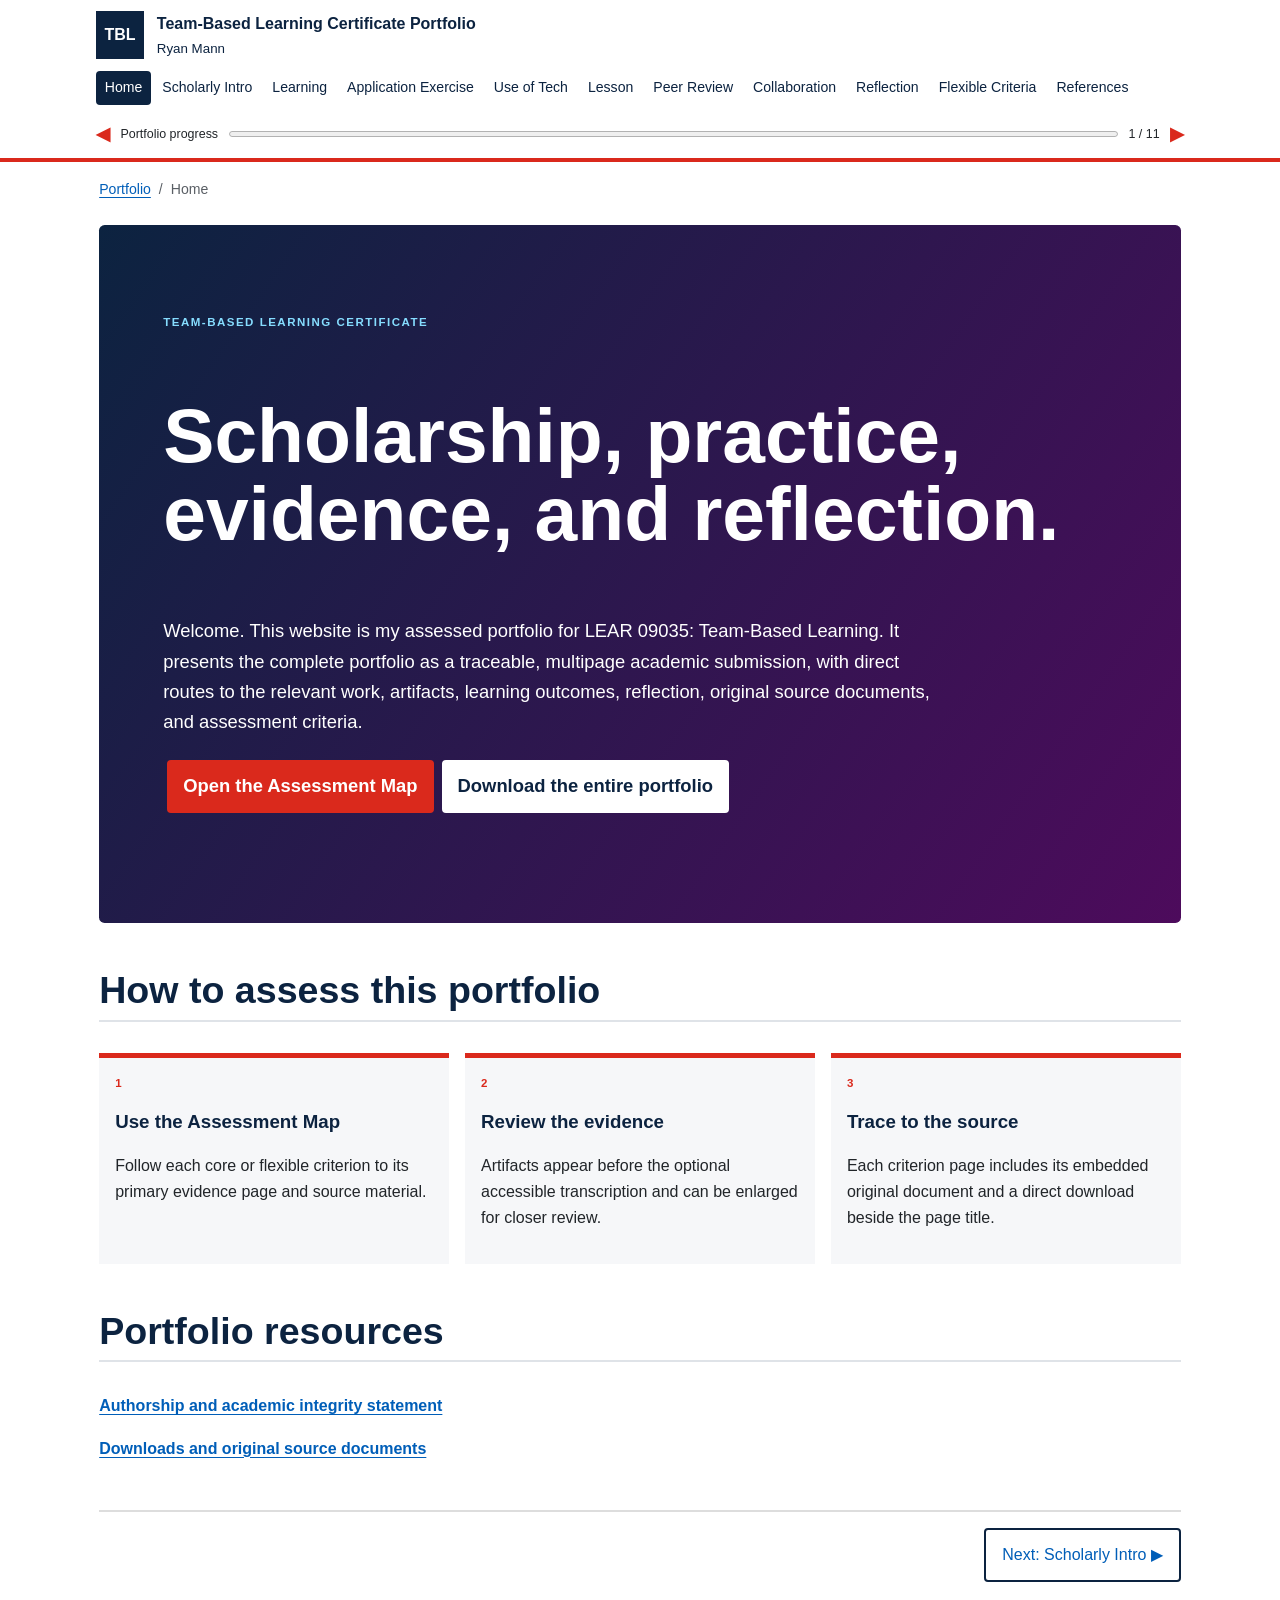
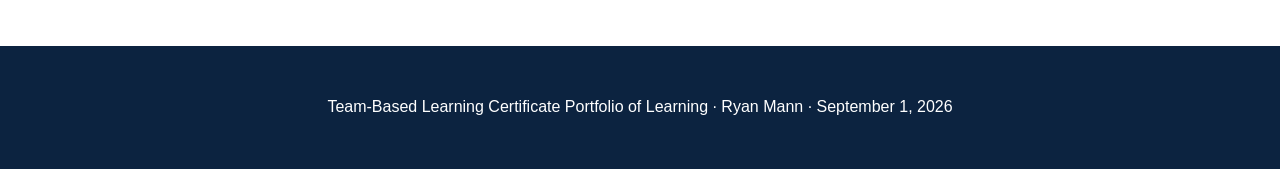
<file: index.html>
<!doctype html><html lang="en"><head><meta charset="utf-8"><meta name="viewport" content="width=device-width,initial-scale=1"><title>Home | Ryan Mann TBL Portfolio</title><link rel="stylesheet" href="assets/styles.css"><script defer src="assets/site.js"></script></head><body><a class="skip" href="#main">Skip to main content</a><header class="site-header"><div class="brand"><a href="index.html"><span class="mark" aria-hidden="true">TBL</span><span><strong>Team-Based Learning Certificate Portfolio</strong><small>Ryan Mann</small></span></a></div><button class="nav-toggle" aria-expanded="false" aria-controls="site-nav">Menu</button><nav id="site-nav" class="site-nav" aria-label="Primary"><a href="index.html" aria-current="page">Home</a><a href="scholarly-introduction.html">Scholarly Intro</a><a href="documentation.html">Learning</a><a href="application-exercise.html">Application Exercise</a><a href="technology.html">Use of Tech</a><a href="lesson-plan.html">Lesson</a><a href="peer-review.html">Peer Review</a><a href="public-sharing.html">Collaboration</a><a href="reflection.html">Reflection</a><a href="flexible-criteria.html">Flexible Criteria</a><a href="references.html">References</a></nav><div class="progress-wrap"><span class="progress-arrow" aria-hidden="true">◀</span><span>Portfolio progress</span><progress max="100" value="0">0%</progress><span>1 / 11</span><span class="progress-arrow" aria-hidden="true">▶</span></div></header><main id="main"><div class="breadcrumbs"><a href="index.html">Portfolio</a><span aria-hidden="true">/</span><span>Home</span></div><section class="hero"><span class="eyebrow">Team-Based Learning Certificate</span><h1>Scholarship, practice, evidence, and reflection.</h1><p>Welcome. This website is my assessed portfolio for LEAR 09035: Team-Based Learning. It presents the complete portfolio as a traceable, multipage academic submission, with direct routes to the relevant work, artifacts, learning outcomes, reflection, original source documents, and assessment criteria.</p><p><a class="button" href="assessment-map.html">Open the Assessment Map</a><a class="button secondary" href="downloads.html">Download the entire portfolio</a></p></section><section><h2>How to assess this portfolio</h2><div class="criterion-list"><article><span class="eyebrow">1</span><h3>Use the Assessment Map</h3><p>Follow each core or flexible criterion to its primary evidence page and source material.</p></article><article><span class="eyebrow">2</span><h3>Review the evidence</h3><p>Artifacts appear before the optional accessible transcription and can be enlarged for closer review.</p></article><article><span class="eyebrow">3</span><h3>Trace to the source</h3><p>Each criterion page includes its embedded original document and a direct download beside the page title.</p></article></div></section><section class="home-links"><h2>Portfolio resources</h2><p><a href="integrity.html">Authorship and academic integrity statement</a></p><p><a href="downloads.html">Downloads and original source documents</a></p></section><nav class="prev-next" aria-label="Sequential portfolio navigation"><span></span><a href="scholarly-introduction.html">Next: Scholarly Intro <span aria-hidden="true">▶</span></a></nav></main><footer><p>Team-Based Learning Certificate Portfolio of Learning · Ryan Mann · September 1, 2026</p></footer><dialog id="lightbox"><button class="close" aria-label="Close enlarged image">Close ×</button><img alt=""><p></p></dialog></body></html>
</file>
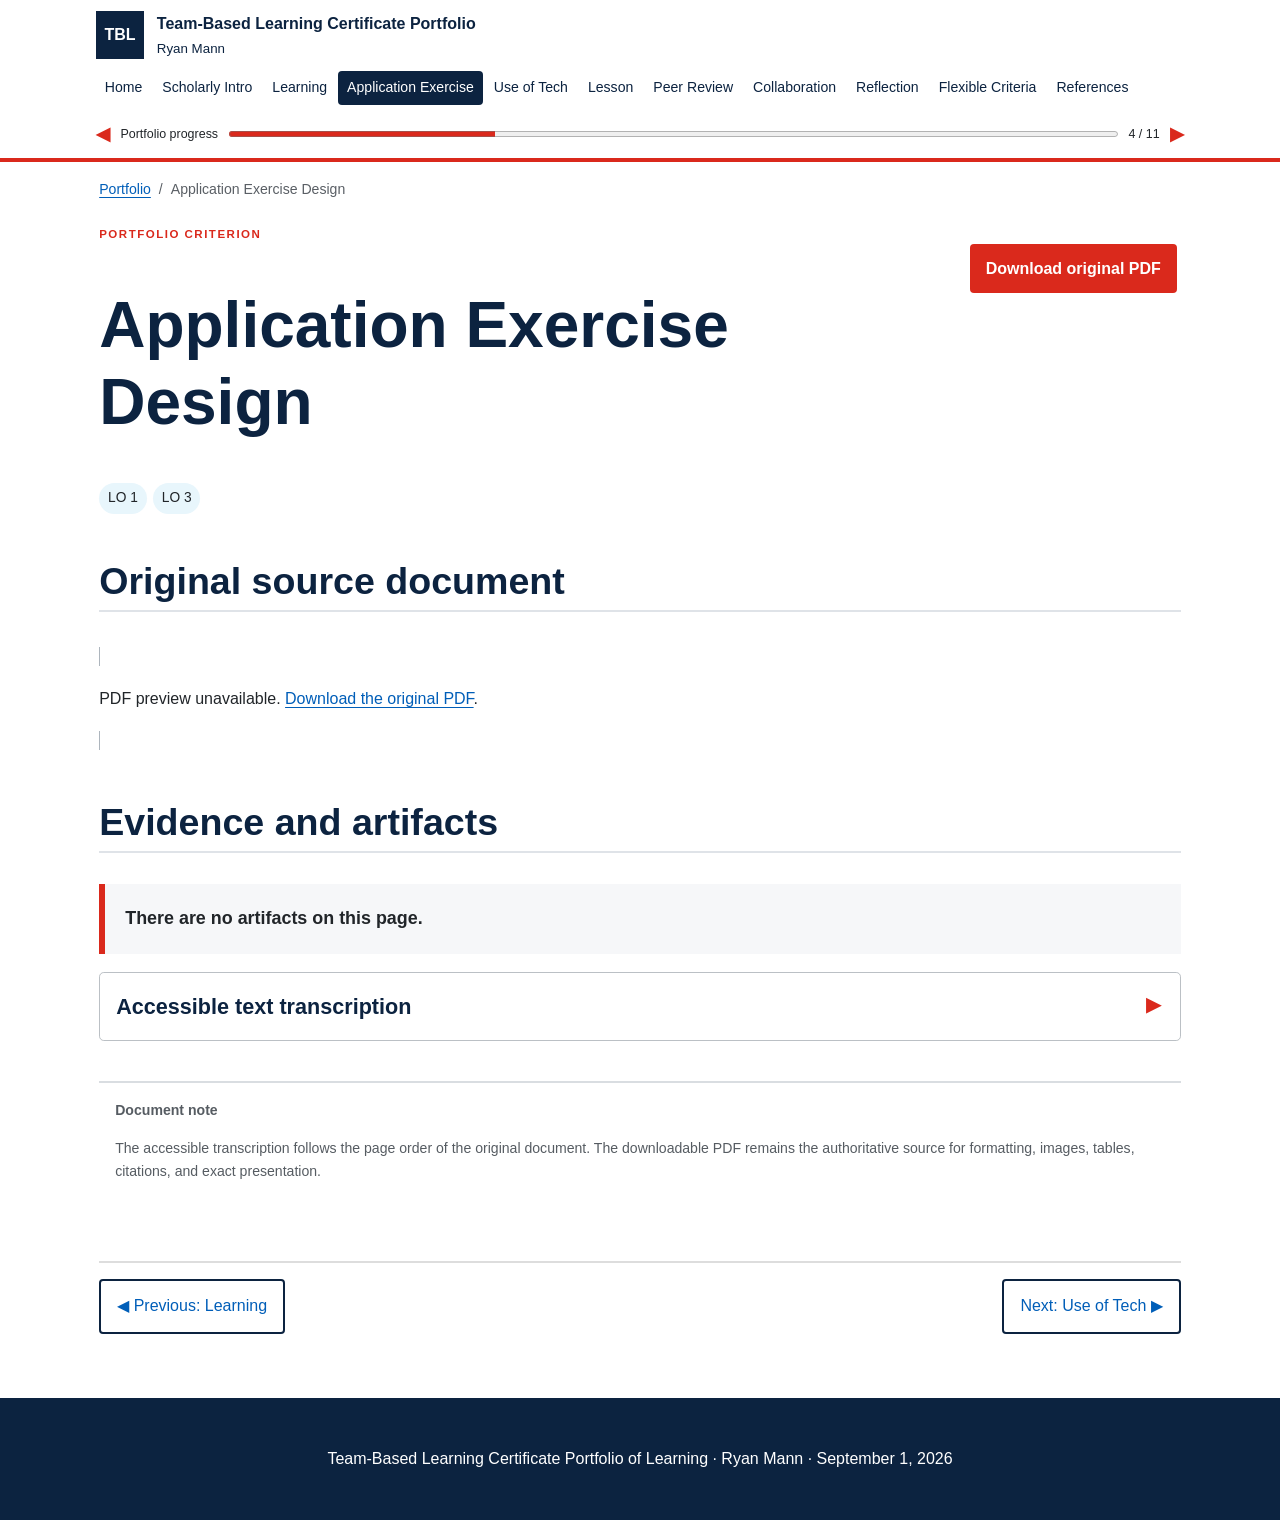
<file: application-exercise.html>
<!doctype html><html lang="en"><head><meta charset="utf-8"><meta name="viewport" content="width=device-width,initial-scale=1"><title>Application Exercise Design | Ryan Mann TBL Portfolio</title><link rel="stylesheet" href="assets/styles.css"><script defer src="assets/site.js"></script></head><body><a class="skip" href="#main">Skip to main content</a><header class="site-header"><div class="brand"><a href="index.html"><span class="mark" aria-hidden="true">TBL</span><span><strong>Team-Based Learning Certificate Portfolio</strong><small>Ryan Mann</small></span></a></div><button class="nav-toggle" aria-expanded="false" aria-controls="site-nav">Menu</button><nav id="site-nav" class="site-nav" aria-label="Primary"><a href="index.html">Home</a><a href="scholarly-introduction.html">Scholarly Intro</a><a href="documentation.html">Learning</a><a href="application-exercise.html" aria-current="page">Application Exercise</a><a href="technology.html">Use of Tech</a><a href="lesson-plan.html">Lesson</a><a href="peer-review.html">Peer Review</a><a href="public-sharing.html">Collaboration</a><a href="reflection.html">Reflection</a><a href="flexible-criteria.html">Flexible Criteria</a><a href="references.html">References</a></nav><div class="progress-wrap"><span class="progress-arrow" aria-hidden="true">◀</span><span>Portfolio progress</span><progress max="100" value="30">30%</progress><span>4 / 11</span><span class="progress-arrow" aria-hidden="true">▶</span></div></header><main id="main"><div class="breadcrumbs"><a href="index.html">Portfolio</a><span aria-hidden="true">/</span><span>Application Exercise Design</span></div><header class="page-heading"><div><span class="eyebrow">Portfolio criterion</span><h1>Application Exercise Design</h1><div class="lo-tags"><span class="tag">LO 1</span><span class="tag">LO 3</span></div></div><a class="button document-download" href="downloads/source-documents/Application Exercise Design - Ryan Mann.pdf" download>Download original PDF</a></header><section><h2>Original source document</h2><object class="doc-embed" data="downloads/source-documents/Application Exercise Design - Ryan Mann.pdf" type="application/pdf"><p>PDF preview unavailable. <a href="downloads/source-documents/Application Exercise Design - Ryan Mann.pdf">Download the original PDF</a>.</p></object></section><section><h2>Evidence and artifacts</h2><p class="no-artifacts"><strong>There are no artifacts on this page.</strong></p></section><section><details class="transcription"><summary>Accessible text transcription</summary><div class="transcription-content"><section class="page"><span class="page-label">Source page 1</span><p>Application Exercise Design Choosing an Appropriate Level of AI Use For this lesson, I use three guiding questions to apply the AIAS: What outcomes are being assessed? What knowledge or skills must students demonstrate themselves? How could AI use strengthen or weaken the validity of the evidence? These questions operationalize the framework’s emphasis on learning outcomes, student evidence, and assessment validity (Perkins et al., 2025). Learning Objective Objective 3: Apply three guiding questions to select and justify an AIAS level for a given assessment. Scenario: The Client Recommendation You teach a second-year course in a business diploma program. One of the major assessments asks students to analyze a realistic client scenario and submit a 1,200-word recommendation report. The purpose of the assessment is to determine whether students can: • interpret incomplete and sometimes conﬂicting information; • apply concepts from the course to a realistic situation; • evaluate possible courses of action; • justify a recommendation using evidence; and • communicate that recommendation professionally. Students have been asking whether they can use generative AI to help complete the report. You want your decision about AI use to reﬂect the purpose of the assessment rather than simply choosing between &quot;AI allowed&quot; and &quot;AI prohibited.&quot; Your team needs to consider the three guiding questions from the AI Assessment Scale: 1. What are the learning outcomes being assessed? 2. What speciﬁc skills or knowledge must the student demonstrate themselves? 3. How could AI use support or undermine the validity of the assessment?</p></section><section class="page"><span class="page-label">Source page 2</span><p>Your Team&#x27;s Decision Which approach to AI use would BEST preserve the validity of this assessment while still allowing students to develop appropriate AI literacy? A. No AI use: Students may not use generative AI at any stage of the assessment. The instructor needs to know that every aspect of the analysis, recommendation, and ﬁnal report was completed independently by the student. B. AI for planning and idea development: Students may use AI to brainstorm possible approaches, identify questions they should investigate, or develop an initial outline. The analysis, evaluation of evidence, recommendation, and written report must be completed by the student. C. AI for planning, drafting, and revision: Students may use AI to brainstorm, develop an outline, generate portions of the report, and revise their writing. Students remain responsible for checking the output, selecting appropriate evidence, and ensuring that the ﬁnal recommendation is accurate. D. Full AI collaboration: Students may use AI throughout the assessment, including analyzing the client scenario, comparing possible solutions, generating recommendations, drafting the report, and revising the ﬁnal submission. Students are responsible for the quality of the ﬁnal product. Team Task Your team must select one option: A, B, C, or D. Be prepared to defend your decision by answering: Which of the three guiding questions had the greatest inﬂuence on your decision, and why? Facilitator Guide B is the strongest choice. The central purpose of this assessment is not simply to produce a professional-looking report. Students are being assessed on their ability to interpret information, apply course concepts, evaluate alternatives, and justify a recommendation. Allowing AI to perform those cognitive tasks could make it difficult to determine whether the resulting work demonstrates the student&#x27;s capabilities or the AI&#x27;s capabilities.</p></section><section class="page"><span class="page-label">Source page 3</span><p>At the same time, completely prohibiting AI is not necessarily required. Students could use AI during planning to generate possibilities, surface questions, or organize their initial thinking without outsourcing the core capabilities the assessment is intended to measure. The key principle is assessment validity: AI use should not prevent the instructor from obtaining credible evidence that students have achieved the intended learning outcomes. Why the other choices are plausible but less appropriate A. No AI use protects the validity of the assessment but may be unnecessarily restrictive. If brainstorming and planning are not themselves the capabilities being assessed, limited AI use at those stages may not interfere with the evidence the instructor needs. B. AI for planning, drafting, and revision introduces a signiﬁcant validity concern. If AI generates portions of the analysis or argument, it becomes more difficult to determine whether students themselves can apply course concepts and construct a justiﬁed recommendation. C. Full AI collaboration would be appropriate only if effective collaboration with AI were itself an important learning outcome. In this scenario, AI could perform many of the exact cognitive processes the instructor is trying to assess. How This Exercise Meets the TBL 4S Framework Signiﬁcant Problem: The team faces an authentic instructional decision rather than a recall question. Faculty increasingly need to determine not simply whether AI should be permitted, but where AI use supports learning and where it interferes with the evidence an assessment is intended to produce. The scenario therefore asks participants to apply the AI Assessment Scale to a consequential assessment- design problem. Same Problem: Every team receives the same client-report scenario, the same learning outcomes, and the same four choices. Because teams work on an identical problem, their decisions can be directly compared during the whole-group discussion. Differences between teams become useful material for discussion rather than differences caused by teams having different cases. Speciﬁc Choice: Every team must commit to exactly one choice: A, B, C, or D. Teams cannot respond with &quot;it depends&quot; or create their own hybrid solution. Even if team members see merit in multiple options, they must discuss the trade-offs and decide which option best preserves assessment validity while supporting appropriate AI use.</p></section><section class="page"><span class="page-label">Source page 4</span><p>This forced choice is intentionally difficult. The quality of the exercise comes from the reasoning and debate required to reach the decision, not simply from identifying a predetermined correct answer. Simultaneous Reporting: Once all teams have reached a decision, the facilitator asks them to reveal their choice at the same time using an A/B/C/D card, table tent, polling tool, or other simultaneous-response method. The facilitator can then immediately compare responses across the room: A | B | B | C | B | A Rather than immediately announcing the recommended answer, the facilitator should use the variation between teams to generate discussion. Possible follow-up questions include: • What is the key difference in your reasoning? • Which learning outcome convinced you that drafting with AI would still provide valid evidence of learning? • What would have to change about this assessment for D to become the best answer? • Which of the three guiding questions helped your team eliminate an option? What additional information about the assessment would be most likely to change your decision?</p></section></div></details></section><aside class="reproduction-note"><strong>Document note</strong><p>The accessible transcription follows the page order of the original document. The downloadable PDF remains the authoritative source for formatting, images, tables, citations, and exact presentation.</p></aside><nav class="prev-next" aria-label="Sequential portfolio navigation"><a href="documentation.html"><span aria-hidden="true">◀</span> Previous: Learning</a><a href="technology.html">Next: Use of Tech <span aria-hidden="true">▶</span></a></nav></main><footer><p>Team-Based Learning Certificate Portfolio of Learning · Ryan Mann · September 1, 2026</p></footer><dialog id="lightbox"><button class="close" aria-label="Close enlarged image">Close ×</button><img alt=""><p></p></dialog></body></html>
</file>
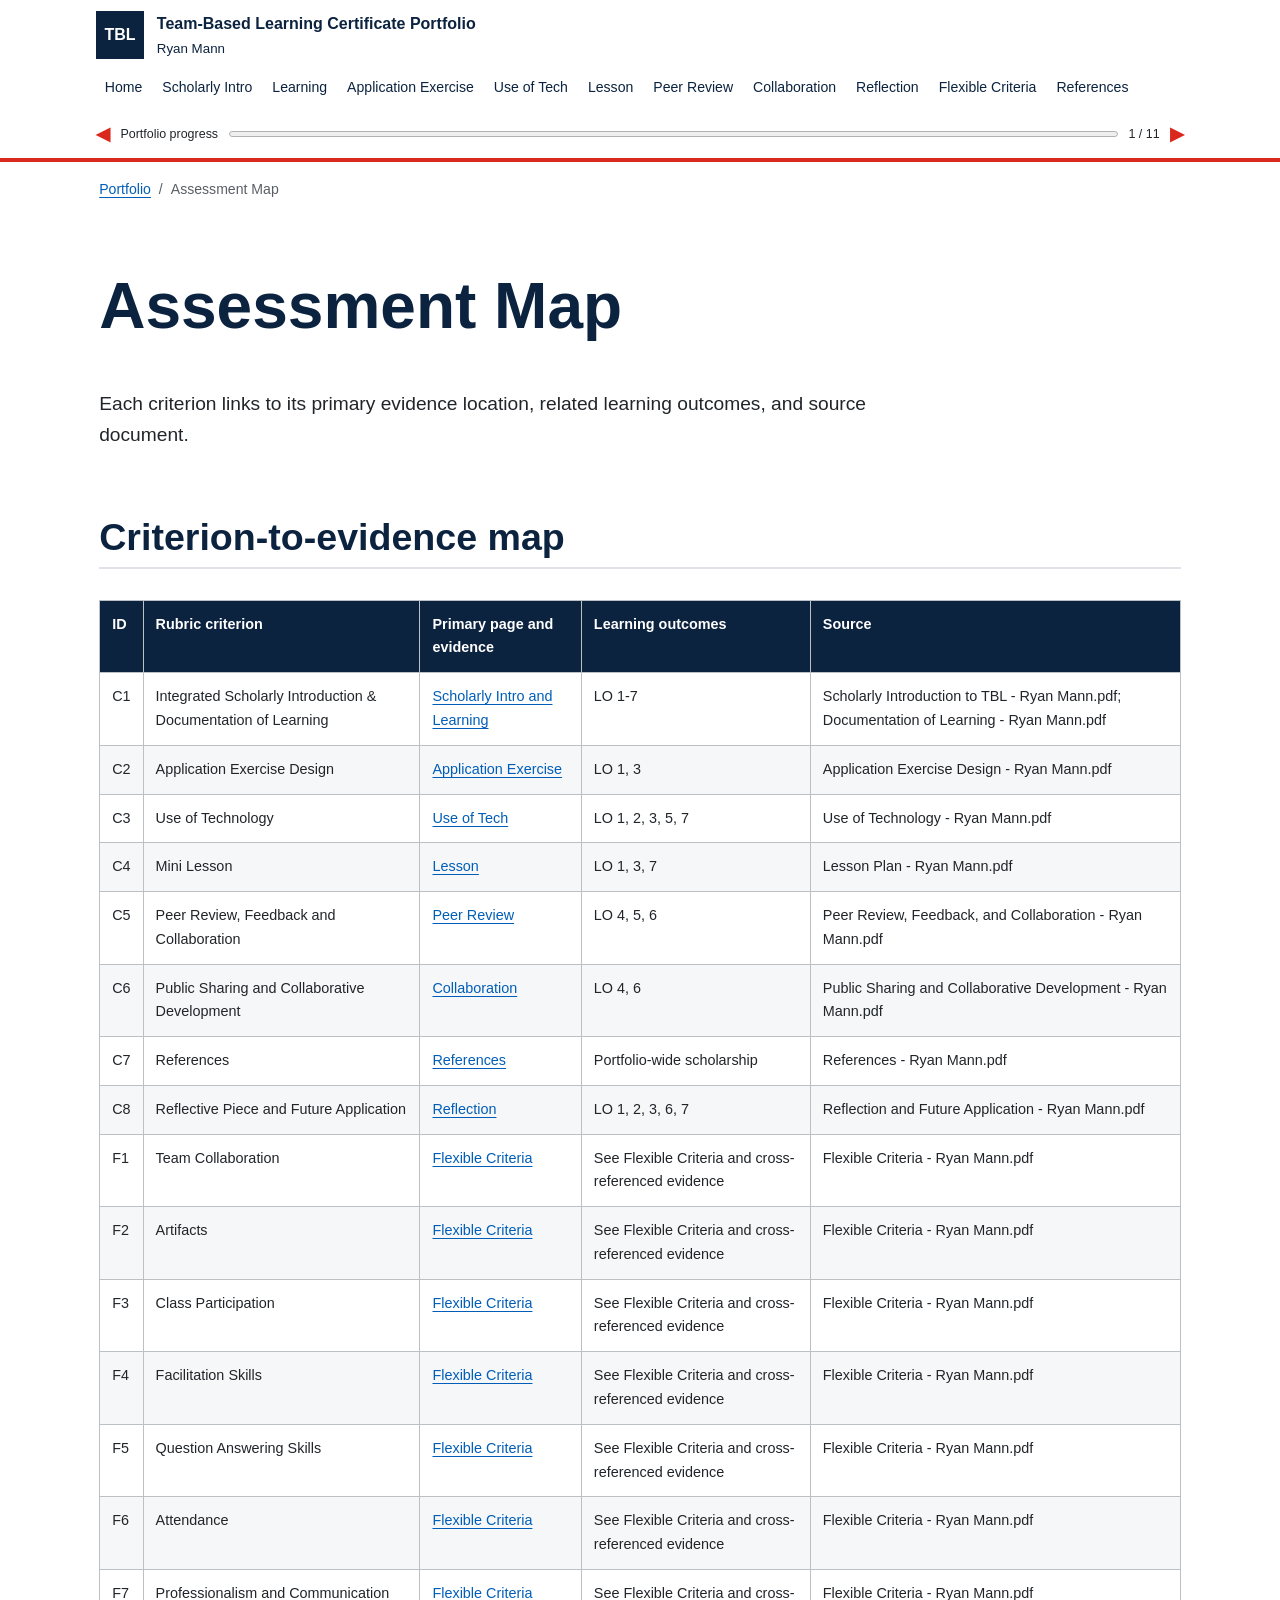
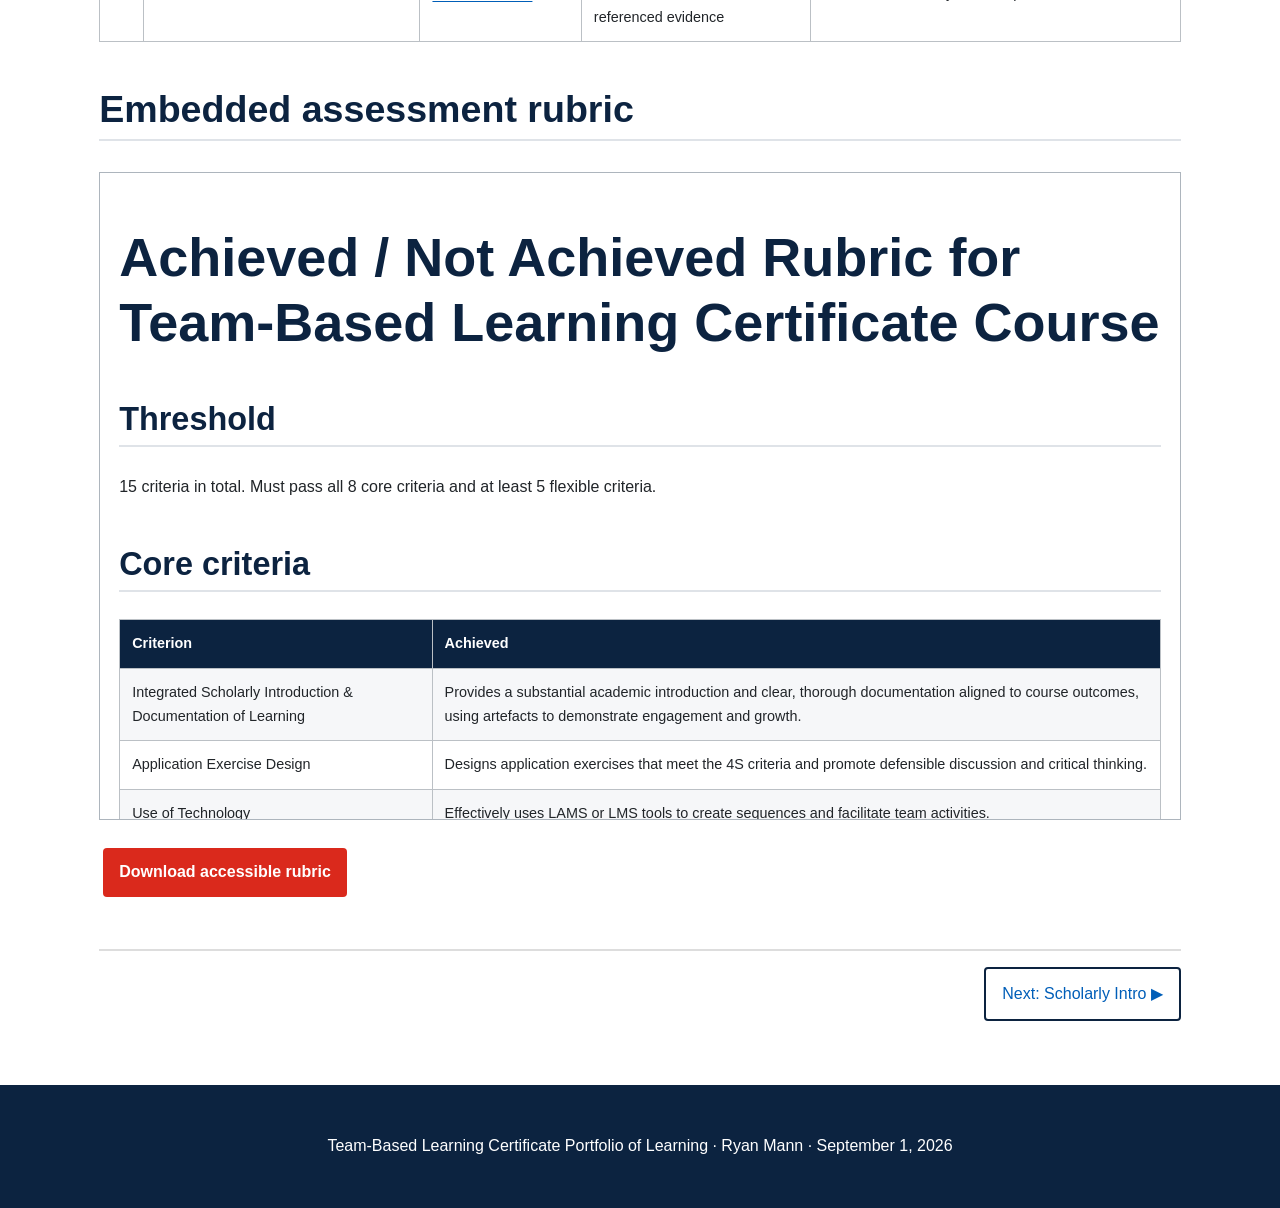
<file: assessment-map.html>
<!doctype html><html lang="en"><head><meta charset="utf-8"><meta name="viewport" content="width=device-width,initial-scale=1"><title>Assessment Map | Ryan Mann TBL Portfolio</title><link rel="stylesheet" href="assets/styles.css"><script defer src="assets/site.js"></script></head><body><a class="skip" href="#main">Skip to main content</a><header class="site-header"><div class="brand"><a href="index.html"><span class="mark" aria-hidden="true">TBL</span><span><strong>Team-Based Learning Certificate Portfolio</strong><small>Ryan Mann</small></span></a></div><button class="nav-toggle" aria-expanded="false" aria-controls="site-nav">Menu</button><nav id="site-nav" class="site-nav" aria-label="Primary"><a href="index.html">Home</a><a href="scholarly-introduction.html">Scholarly Intro</a><a href="documentation.html">Learning</a><a href="application-exercise.html">Application Exercise</a><a href="technology.html">Use of Tech</a><a href="lesson-plan.html">Lesson</a><a href="peer-review.html">Peer Review</a><a href="public-sharing.html">Collaboration</a><a href="reflection.html">Reflection</a><a href="flexible-criteria.html">Flexible Criteria</a><a href="references.html">References</a></nav><div class="progress-wrap"><span class="progress-arrow" aria-hidden="true">◀</span><span>Portfolio progress</span><progress max="100" value="0">0%</progress><span>1 / 11</span><span class="progress-arrow" aria-hidden="true">▶</span></div></header><main id="main"><div class="breadcrumbs"><a href="index.html">Portfolio</a><span aria-hidden="true">/</span><span>Assessment Map</span></div><header class="page-heading"><div><h1>Assessment Map</h1><p class="lede">Each criterion links to its primary evidence location, related learning outcomes, and source document.</p></div></header><section><h2>Criterion-to-evidence map</h2><table class="map"><thead><tr><th>ID</th><th>Rubric criterion</th><th>Primary page and evidence</th><th>Learning outcomes</th><th>Source</th></tr></thead><tbody><tr><td>C1</td><td>Integrated Scholarly Introduction & Documentation of Learning</td><td><a href="scholarly-introduction.html">Scholarly Intro and Learning</a></td><td>LO 1-7</td><td>Scholarly Introduction to TBL - Ryan Mann.pdf; Documentation of Learning - Ryan Mann.pdf</td></tr><tr><td>C2</td><td>Application Exercise Design</td><td><a href="application-exercise.html">Application Exercise</a></td><td>LO 1, 3</td><td>Application Exercise Design - Ryan Mann.pdf</td></tr><tr><td>C3</td><td>Use of Technology</td><td><a href="technology.html#artifact-tech-1-1">Use of Tech</a></td><td>LO 1, 2, 3, 5, 7</td><td>Use of Technology - Ryan Mann.pdf</td></tr><tr><td>C4</td><td>Mini Lesson</td><td><a href="lesson-plan.html">Lesson</a></td><td>LO 1, 3, 7</td><td>Lesson Plan - Ryan Mann.pdf</td></tr><tr><td>C5</td><td>Peer Review, Feedback and Collaboration</td><td><a href="peer-review.html#artifact-pr-1-1">Peer Review</a></td><td>LO 4, 5, 6</td><td>Peer Review, Feedback, and Collaboration - Ryan Mann.pdf</td></tr><tr><td>C6</td><td>Public Sharing and Collaborative Development</td><td><a href="public-sharing.html#artifact-ps-1-8">Collaboration</a></td><td>LO 4, 6</td><td>Public Sharing and Collaborative Development - Ryan Mann.pdf</td></tr><tr><td>C7</td><td>References</td><td><a href="references.html">References</a></td><td>Portfolio-wide scholarship</td><td>References - Ryan Mann.pdf</td></tr><tr><td>C8</td><td>Reflective Piece and Future Application</td><td><a href="reflection.html">Reflection</a></td><td>LO 1, 2, 3, 6, 7</td><td>Reflection and Future Application - Ryan Mann.pdf</td></tr><tr><td>F1</td><td>Team Collaboration</td><td><a href="flexible-criteria.html">Flexible Criteria</a></td><td>See Flexible Criteria and cross-referenced evidence</td><td>Flexible Criteria - Ryan Mann.pdf</td></tr><tr><td>F2</td><td>Artifacts</td><td><a href="flexible-criteria.html">Flexible Criteria</a></td><td>See Flexible Criteria and cross-referenced evidence</td><td>Flexible Criteria - Ryan Mann.pdf</td></tr><tr><td>F3</td><td>Class Participation</td><td><a href="flexible-criteria.html">Flexible Criteria</a></td><td>See Flexible Criteria and cross-referenced evidence</td><td>Flexible Criteria - Ryan Mann.pdf</td></tr><tr><td>F4</td><td>Facilitation Skills</td><td><a href="flexible-criteria.html">Flexible Criteria</a></td><td>See Flexible Criteria and cross-referenced evidence</td><td>Flexible Criteria - Ryan Mann.pdf</td></tr><tr><td>F5</td><td>Question Answering Skills</td><td><a href="flexible-criteria.html">Flexible Criteria</a></td><td>See Flexible Criteria and cross-referenced evidence</td><td>Flexible Criteria - Ryan Mann.pdf</td></tr><tr><td>F6</td><td>Attendance</td><td><a href="flexible-criteria.html">Flexible Criteria</a></td><td>See Flexible Criteria and cross-referenced evidence</td><td>Flexible Criteria - Ryan Mann.pdf</td></tr><tr><td>F7</td><td>Professionalism and Communication</td><td><a href="flexible-criteria.html">Flexible Criteria</a></td><td>See Flexible Criteria and cross-referenced evidence</td><td>Flexible Criteria - Ryan Mann.pdf</td></tr></tbody></table></section><section id="rubric"><h2>Embedded assessment rubric</h2><object class="doc-embed" data="downloads/rubric-accessible.html" type="text/html"><p><a href="downloads/rubric-accessible.html">Open the accessible rubric</a>.</p></object><p><a class="button" href="downloads/rubric-accessible.html" download>Download accessible rubric</a></p></section><nav class="prev-next" aria-label="Sequential portfolio navigation"><span></span><a href="scholarly-introduction.html">Next: Scholarly Intro <span aria-hidden="true">▶</span></a></nav></main><footer><p>Team-Based Learning Certificate Portfolio of Learning · Ryan Mann · September 1, 2026</p></footer><dialog id="lightbox"><button class="close" aria-label="Close enlarged image">Close ×</button><img alt=""><p></p></dialog></body></html>
</file>
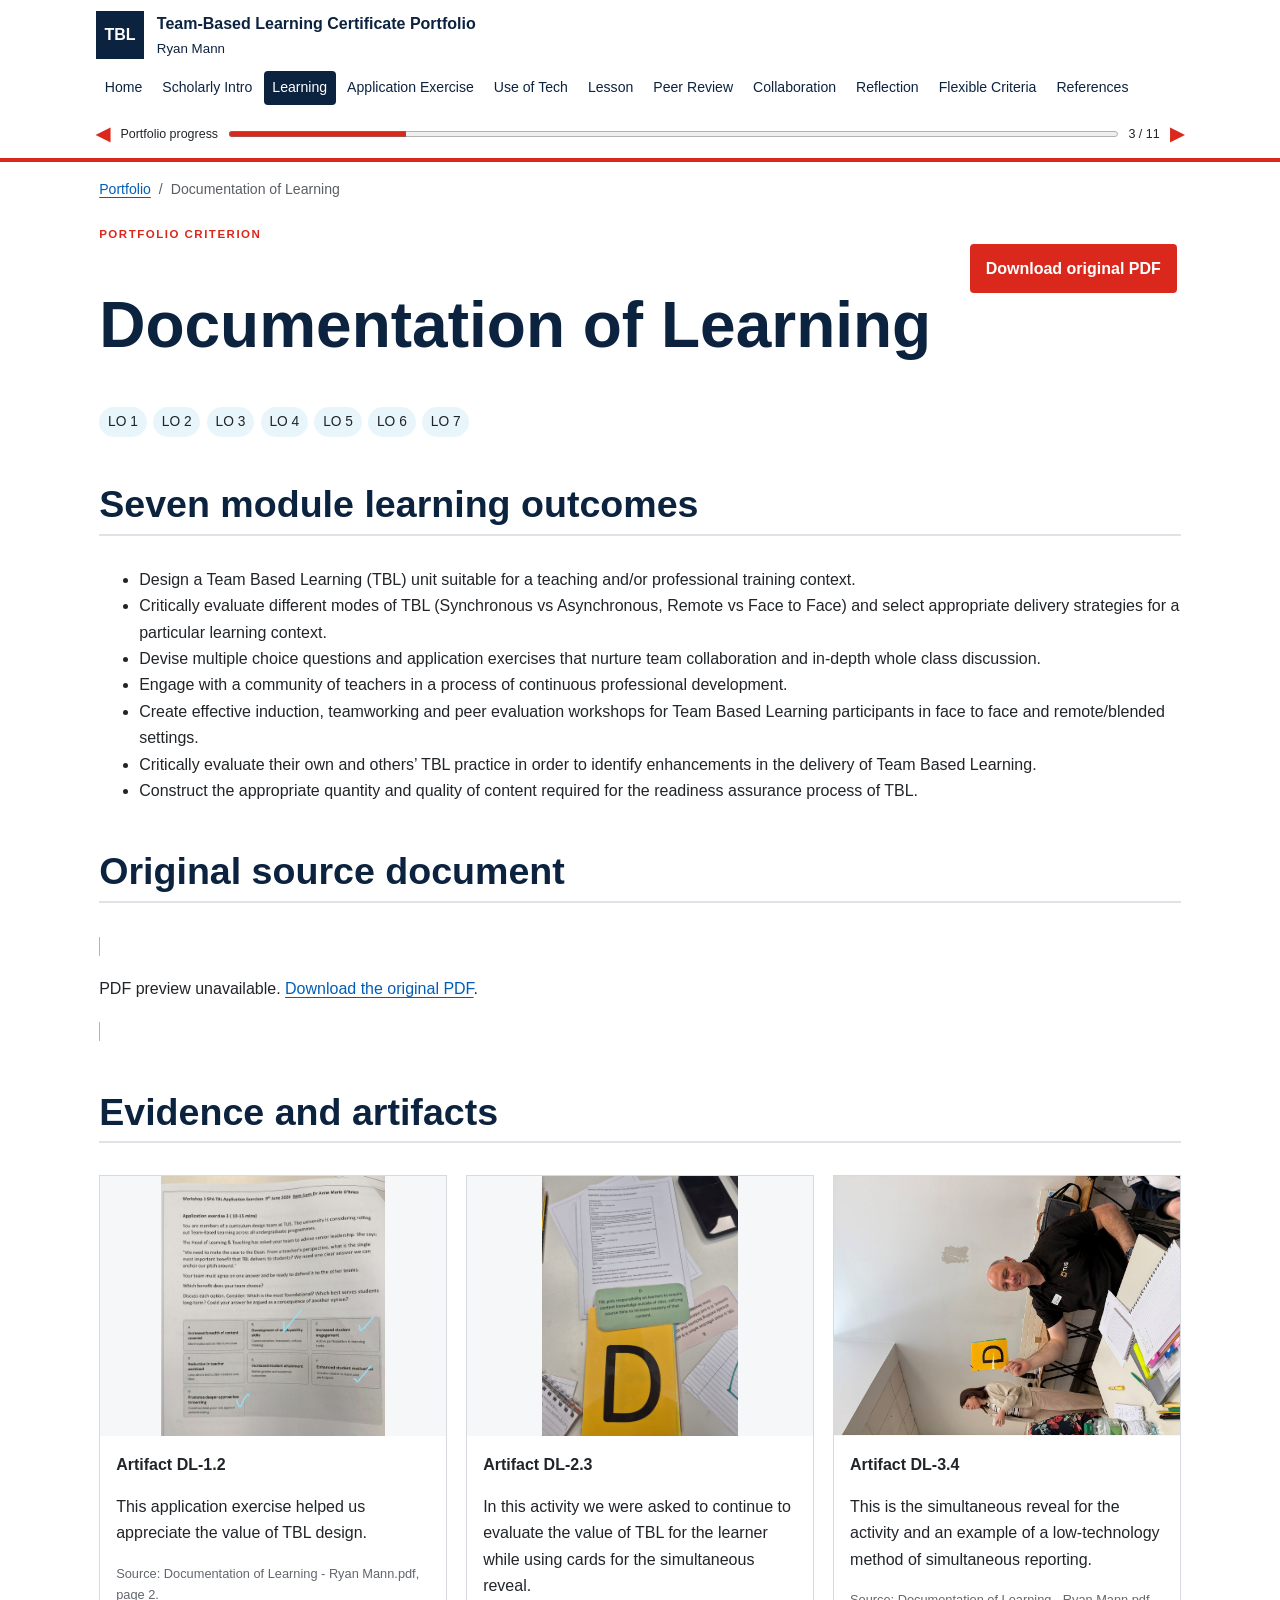
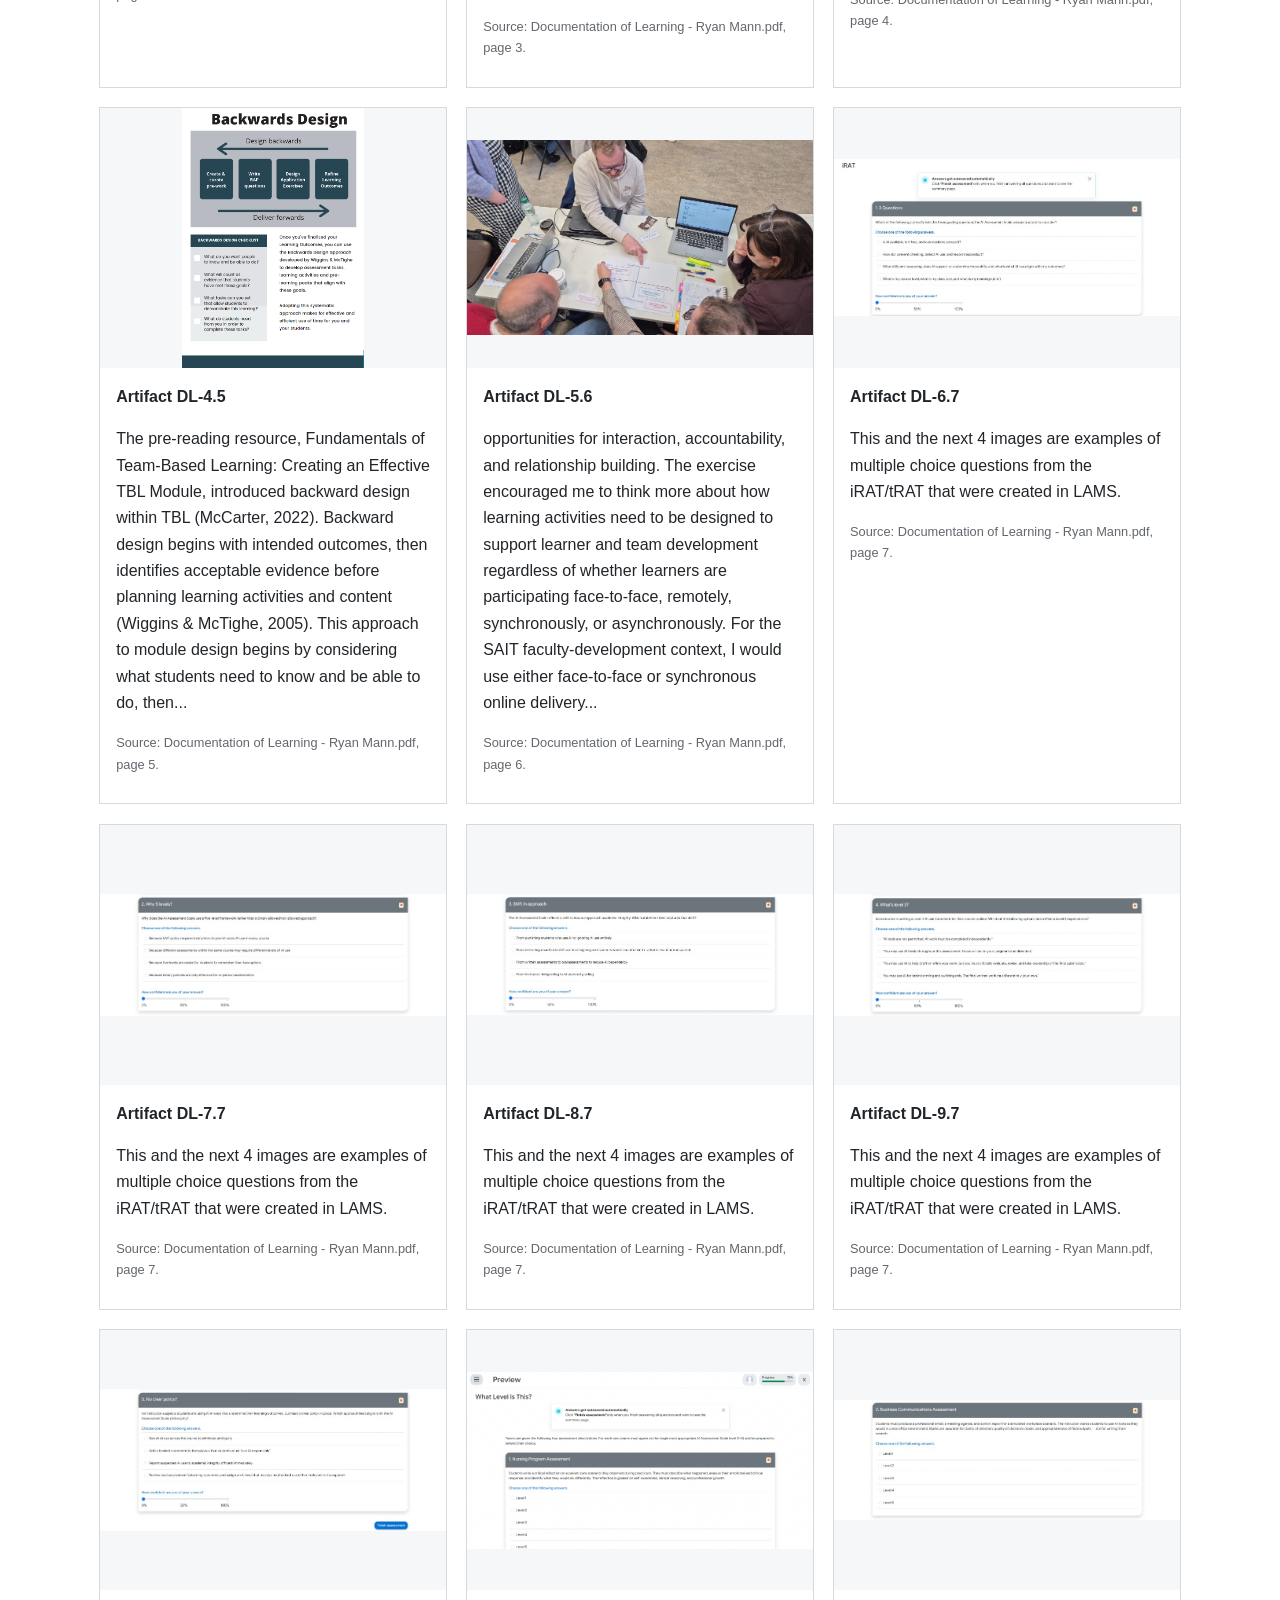
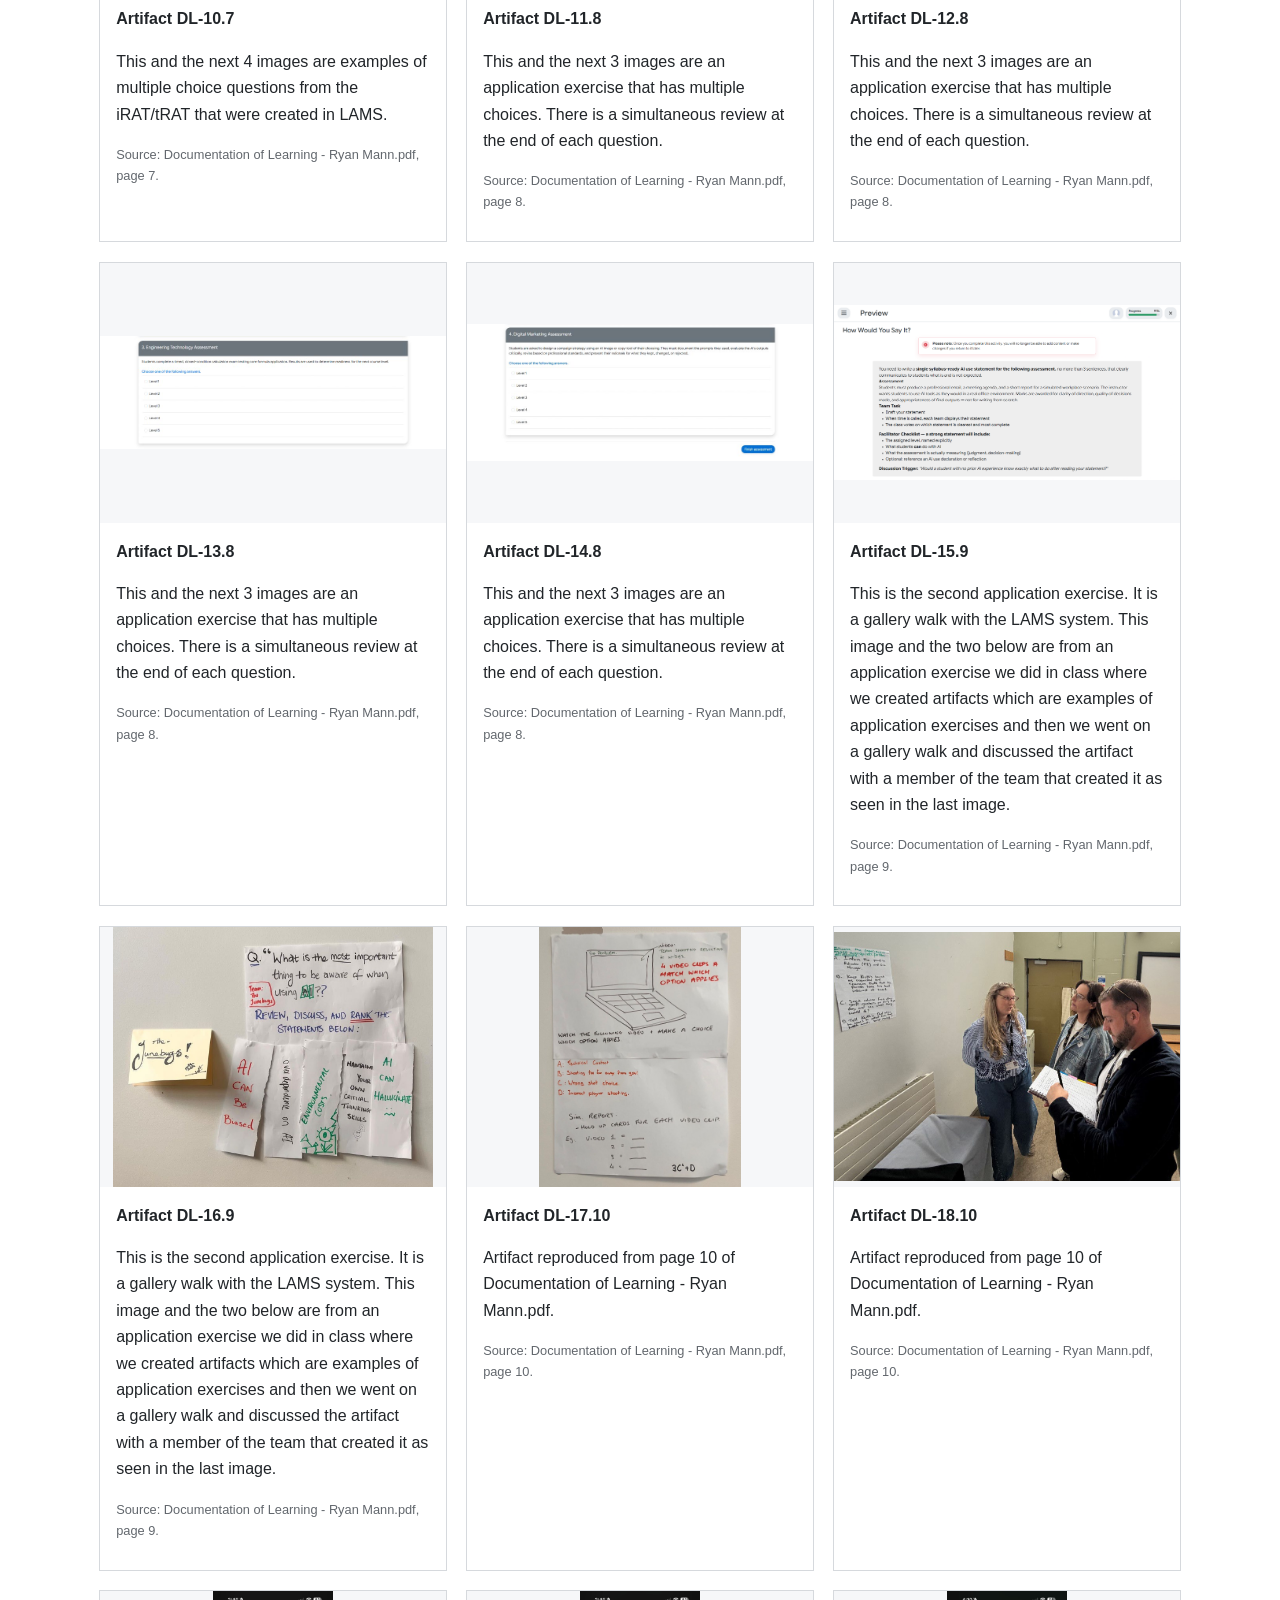
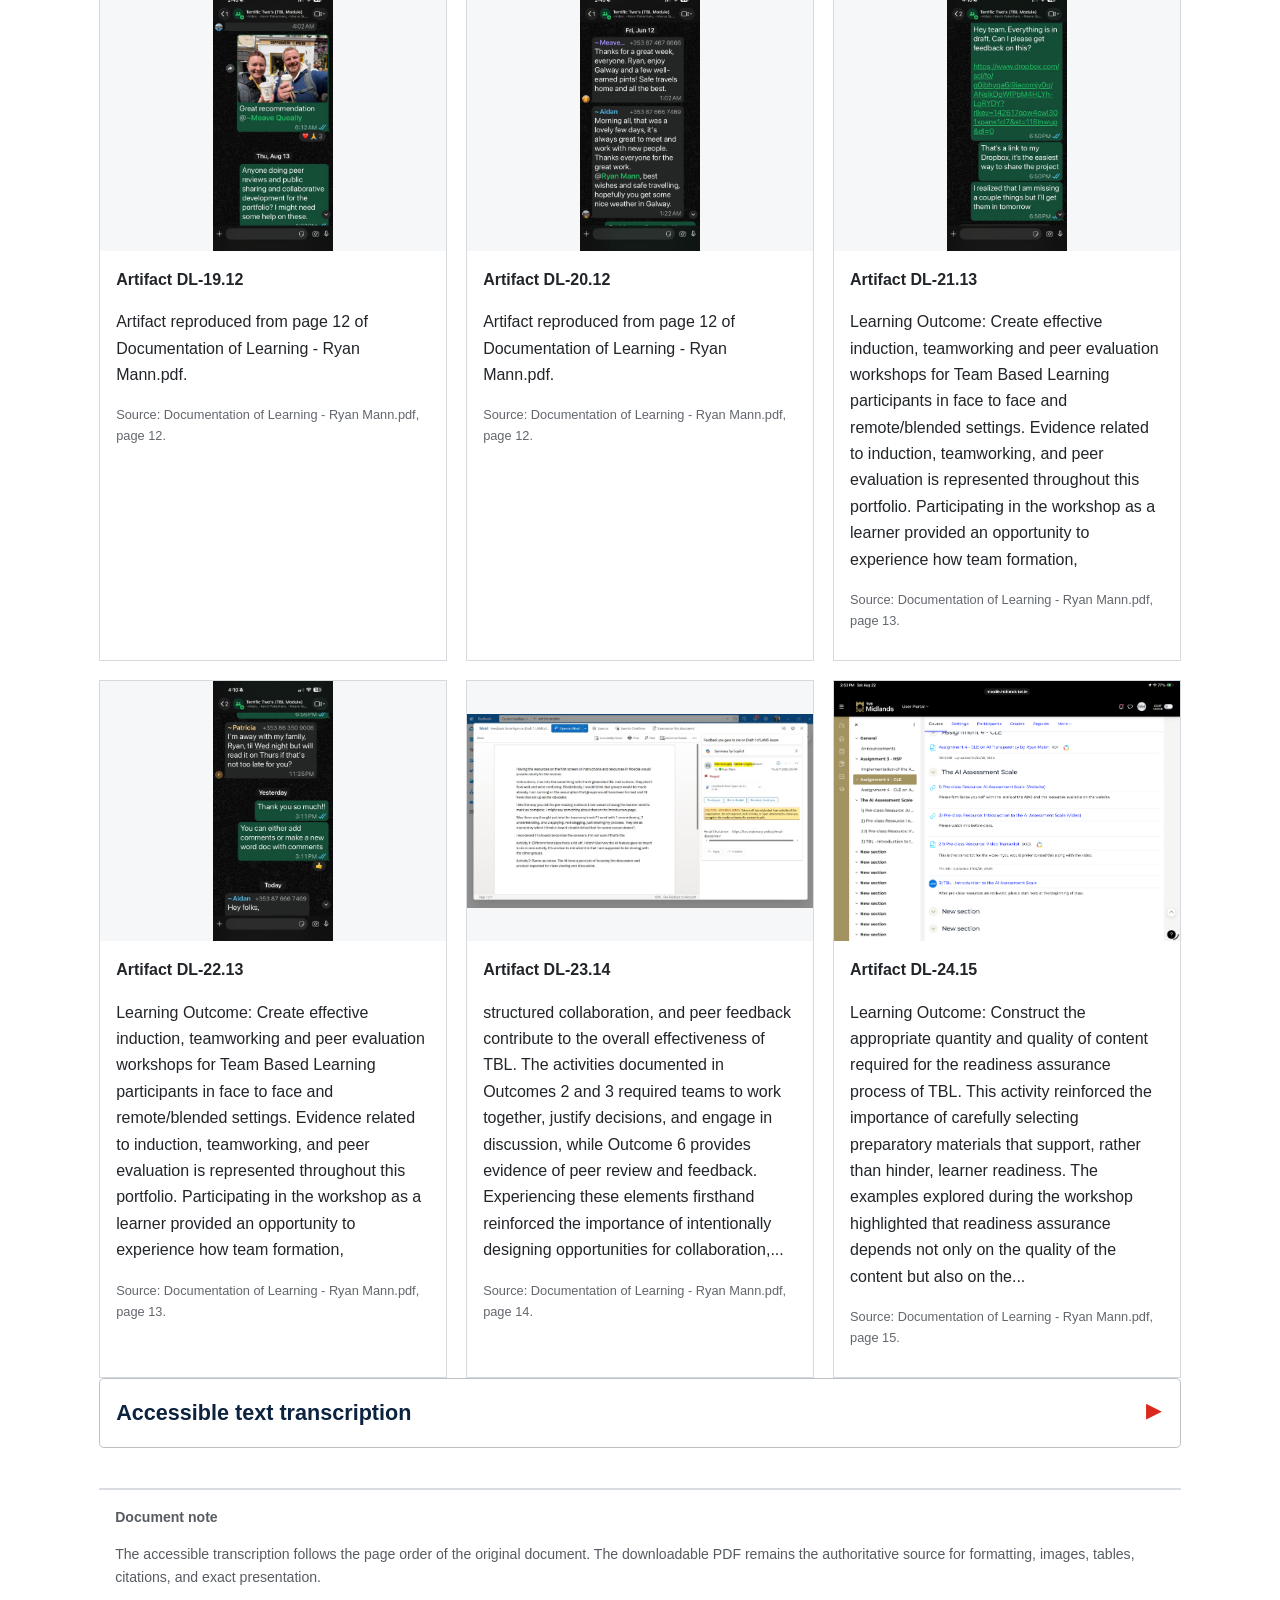
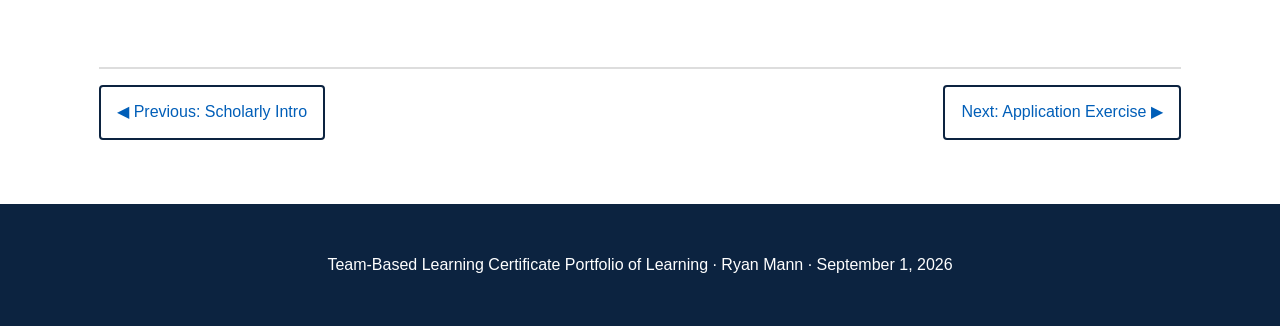
<file: documentation.html>
<!doctype html><html lang="en"><head><meta charset="utf-8"><meta name="viewport" content="width=device-width,initial-scale=1"><title>Documentation of Learning | Ryan Mann TBL Portfolio</title><link rel="stylesheet" href="assets/styles.css"><script defer src="assets/site.js"></script></head><body><a class="skip" href="#main">Skip to main content</a><header class="site-header"><div class="brand"><a href="index.html"><span class="mark" aria-hidden="true">TBL</span><span><strong>Team-Based Learning Certificate Portfolio</strong><small>Ryan Mann</small></span></a></div><button class="nav-toggle" aria-expanded="false" aria-controls="site-nav">Menu</button><nav id="site-nav" class="site-nav" aria-label="Primary"><a href="index.html">Home</a><a href="scholarly-introduction.html">Scholarly Intro</a><a href="documentation.html" aria-current="page">Learning</a><a href="application-exercise.html">Application Exercise</a><a href="technology.html">Use of Tech</a><a href="lesson-plan.html">Lesson</a><a href="peer-review.html">Peer Review</a><a href="public-sharing.html">Collaboration</a><a href="reflection.html">Reflection</a><a href="flexible-criteria.html">Flexible Criteria</a><a href="references.html">References</a></nav><div class="progress-wrap"><span class="progress-arrow" aria-hidden="true">◀</span><span>Portfolio progress</span><progress max="100" value="20">20%</progress><span>3 / 11</span><span class="progress-arrow" aria-hidden="true">▶</span></div></header><main id="main"><div class="breadcrumbs"><a href="index.html">Portfolio</a><span aria-hidden="true">/</span><span>Documentation of Learning</span></div><header class="page-heading"><div><span class="eyebrow">Portfolio criterion</span><h1>Documentation of Learning</h1><div class="lo-tags"><span class="tag">LO 1</span><span class="tag">LO 2</span><span class="tag">LO 3</span><span class="tag">LO 4</span><span class="tag">LO 5</span><span class="tag">LO 6</span><span class="tag">LO 7</span></div></div><a class="button document-download" href="downloads/source-documents/Documentation of Learning - Ryan Mann.pdf" download>Download original PDF</a></header><section><h2>Seven module learning outcomes</h2><ul><li>Design a Team Based Learning (TBL) unit suitable for a teaching and/or professional training context.</li><li>Critically evaluate different modes of TBL (Synchronous vs Asynchronous, Remote vs Face to Face) and select appropriate delivery strategies for a particular learning context.</li><li>Devise multiple choice questions and application exercises that nurture team collaboration and in-depth whole class discussion.</li><li>Engage with a community of teachers in a process of continuous professional development.</li><li>Create effective induction, teamworking and peer evaluation workshops for Team Based Learning participants in face to face and remote/blended settings.</li><li>Critically evaluate their own and others’ TBL practice in order to identify enhancements in the delivery of Team Based Learning.</li><li>Construct the appropriate quantity and quality of content required for the readiness assurance process of TBL.</li></ul></section><section><h2>Original source document</h2><object class="doc-embed" data="downloads/source-documents/Documentation of Learning - Ryan Mann.pdf" type="application/pdf"><p>PDF preview unavailable. <a href="downloads/source-documents/Documentation of Learning - Ryan Mann.pdf">Download the original PDF</a>.</p></object></section><section><h2>Evidence and artifacts</h2><div class="artifact-grid"><figure class="artifact" id="artifact-dl-1-2"><button class="lightbox-open" data-full="assets/images/dl-01.jpeg" aria-label="Enlarge Artifact DL-1.2"><img src="assets/images/dl-01.jpeg" loading="lazy" alt="Artifact DL-1.2, evidence reproduced from page 2 of Documentation of Learning - Ryan Mann.pdf"></button><figcaption><strong>Artifact DL-1.2</strong><p>This application exercise helped us appreciate the value of TBL design.</p><p class="source-line">Source: Documentation of Learning - Ryan Mann.pdf, page 2.</p></figcaption></figure><figure class="artifact" id="artifact-dl-2-3"><button class="lightbox-open" data-full="assets/images/dl-02.jpeg" aria-label="Enlarge Artifact DL-2.3"><img src="assets/images/dl-02.jpeg" loading="lazy" alt="Artifact DL-2.3, evidence reproduced from page 3 of Documentation of Learning - Ryan Mann.pdf"></button><figcaption><strong>Artifact DL-2.3</strong><p>In this activity we were asked to continue to evaluate the value of TBL for the learner while using cards for the simultaneous reveal.</p><p class="source-line">Source: Documentation of Learning - Ryan Mann.pdf, page 3.</p></figcaption></figure><figure class="artifact" id="artifact-dl-3-4"><button class="lightbox-open" data-full="assets/images/dl-03.jpeg" aria-label="Enlarge Artifact DL-3.4"><img src="assets/images/dl-03.jpeg" loading="lazy" alt="Artifact DL-3.4, evidence reproduced from page 4 of Documentation of Learning - Ryan Mann.pdf"></button><figcaption><strong>Artifact DL-3.4</strong><p>This is the simultaneous reveal for the activity and an example of a low-technology method of simultaneous reporting.</p><p class="source-line">Source: Documentation of Learning - Ryan Mann.pdf, page 4.</p></figcaption></figure><figure class="artifact" id="artifact-dl-4-5"><button class="lightbox-open" data-full="assets/images/dl-04.png" aria-label="Enlarge Artifact DL-4.5"><img src="assets/images/dl-04.png" loading="lazy" alt="Artifact DL-4.5, evidence reproduced from page 5 of Documentation of Learning - Ryan Mann.pdf"></button><figcaption><strong>Artifact DL-4.5</strong><p>The pre-reading resource, Fundamentals of Team-Based Learning: Creating an Effective TBL Module, introduced backward design within TBL (McCarter, 2022). Backward design begins with intended outcomes, then identiﬁes acceptable evidence before planning learning activities and content (Wiggins &amp; McTighe, 2005). This approach to module design begins by considering what students need to know and be able to do, then...</p><p class="source-line">Source: Documentation of Learning - Ryan Mann.pdf, page 5.</p></figcaption></figure><figure class="artifact" id="artifact-dl-5-6"><button class="lightbox-open" data-full="assets/images/dl-05.jpeg" aria-label="Enlarge Artifact DL-5.6"><img src="assets/images/dl-05.jpeg" loading="lazy" alt="Artifact DL-5.6, evidence reproduced from page 6 of Documentation of Learning - Ryan Mann.pdf"></button><figcaption><strong>Artifact DL-5.6</strong><p>opportunities for interaction, accountability, and relationship building. The exercise encouraged me to think more about how learning activities need to be designed to support learner and team development regardless of whether learners are participating face-to-face, remotely, synchronously, or asynchronously. For the SAIT faculty-development context, I would use either face-to-face or synchronous online delivery...</p><p class="source-line">Source: Documentation of Learning - Ryan Mann.pdf, page 6.</p></figcaption></figure><figure class="artifact" id="artifact-dl-6-7"><button class="lightbox-open" data-full="assets/images/dl-06.jpeg" aria-label="Enlarge Artifact DL-6.7"><img src="assets/images/dl-06.jpeg" loading="lazy" alt="Artifact DL-6.7, evidence reproduced from page 7 of Documentation of Learning - Ryan Mann.pdf"></button><figcaption><strong>Artifact DL-6.7</strong><p>This and the next 4 images are examples of multiple choice questions from the iRAT/tRAT that were created in LAMS.</p><p class="source-line">Source: Documentation of Learning - Ryan Mann.pdf, page 7.</p></figcaption></figure><figure class="artifact" id="artifact-dl-7-7"><button class="lightbox-open" data-full="assets/images/dl-07.jpeg" aria-label="Enlarge Artifact DL-7.7"><img src="assets/images/dl-07.jpeg" loading="lazy" alt="Artifact DL-7.7, evidence reproduced from page 7 of Documentation of Learning - Ryan Mann.pdf"></button><figcaption><strong>Artifact DL-7.7</strong><p>This and the next 4 images are examples of multiple choice questions from the iRAT/tRAT that were created in LAMS.</p><p class="source-line">Source: Documentation of Learning - Ryan Mann.pdf, page 7.</p></figcaption></figure><figure class="artifact" id="artifact-dl-8-7"><button class="lightbox-open" data-full="assets/images/dl-08.jpeg" aria-label="Enlarge Artifact DL-8.7"><img src="assets/images/dl-08.jpeg" loading="lazy" alt="Artifact DL-8.7, evidence reproduced from page 7 of Documentation of Learning - Ryan Mann.pdf"></button><figcaption><strong>Artifact DL-8.7</strong><p>This and the next 4 images are examples of multiple choice questions from the iRAT/tRAT that were created in LAMS.</p><p class="source-line">Source: Documentation of Learning - Ryan Mann.pdf, page 7.</p></figcaption></figure><figure class="artifact" id="artifact-dl-9-7"><button class="lightbox-open" data-full="assets/images/dl-09.jpeg" aria-label="Enlarge Artifact DL-9.7"><img src="assets/images/dl-09.jpeg" loading="lazy" alt="Artifact DL-9.7, evidence reproduced from page 7 of Documentation of Learning - Ryan Mann.pdf"></button><figcaption><strong>Artifact DL-9.7</strong><p>This and the next 4 images are examples of multiple choice questions from the iRAT/tRAT that were created in LAMS.</p><p class="source-line">Source: Documentation of Learning - Ryan Mann.pdf, page 7.</p></figcaption></figure><figure class="artifact" id="artifact-dl-10-7"><button class="lightbox-open" data-full="assets/images/dl-10.jpeg" aria-label="Enlarge Artifact DL-10.7"><img src="assets/images/dl-10.jpeg" loading="lazy" alt="Artifact DL-10.7, evidence reproduced from page 7 of Documentation of Learning - Ryan Mann.pdf"></button><figcaption><strong>Artifact DL-10.7</strong><p>This and the next 4 images are examples of multiple choice questions from the iRAT/tRAT that were created in LAMS.</p><p class="source-line">Source: Documentation of Learning - Ryan Mann.pdf, page 7.</p></figcaption></figure><figure class="artifact" id="artifact-dl-11-8"><button class="lightbox-open" data-full="assets/images/dl-11.png" aria-label="Enlarge Artifact DL-11.8"><img src="assets/images/dl-11.png" loading="lazy" alt="Artifact DL-11.8, evidence reproduced from page 8 of Documentation of Learning - Ryan Mann.pdf"></button><figcaption><strong>Artifact DL-11.8</strong><p>This and the next 3 images are an application exercise that has multiple choices. There is a simultaneous review at the end of each question.</p><p class="source-line">Source: Documentation of Learning - Ryan Mann.pdf, page 8.</p></figcaption></figure><figure class="artifact" id="artifact-dl-12-8"><button class="lightbox-open" data-full="assets/images/dl-12.jpeg" aria-label="Enlarge Artifact DL-12.8"><img src="assets/images/dl-12.jpeg" loading="lazy" alt="Artifact DL-12.8, evidence reproduced from page 8 of Documentation of Learning - Ryan Mann.pdf"></button><figcaption><strong>Artifact DL-12.8</strong><p>This and the next 3 images are an application exercise that has multiple choices. There is a simultaneous review at the end of each question.</p><p class="source-line">Source: Documentation of Learning - Ryan Mann.pdf, page 8.</p></figcaption></figure><figure class="artifact" id="artifact-dl-13-8"><button class="lightbox-open" data-full="assets/images/dl-13.jpeg" aria-label="Enlarge Artifact DL-13.8"><img src="assets/images/dl-13.jpeg" loading="lazy" alt="Artifact DL-13.8, evidence reproduced from page 8 of Documentation of Learning - Ryan Mann.pdf"></button><figcaption><strong>Artifact DL-13.8</strong><p>This and the next 3 images are an application exercise that has multiple choices. There is a simultaneous review at the end of each question.</p><p class="source-line">Source: Documentation of Learning - Ryan Mann.pdf, page 8.</p></figcaption></figure><figure class="artifact" id="artifact-dl-14-8"><button class="lightbox-open" data-full="assets/images/dl-14.jpeg" aria-label="Enlarge Artifact DL-14.8"><img src="assets/images/dl-14.jpeg" loading="lazy" alt="Artifact DL-14.8, evidence reproduced from page 8 of Documentation of Learning - Ryan Mann.pdf"></button><figcaption><strong>Artifact DL-14.8</strong><p>This and the next 3 images are an application exercise that has multiple choices. There is a simultaneous review at the end of each question.</p><p class="source-line">Source: Documentation of Learning - Ryan Mann.pdf, page 8.</p></figcaption></figure><figure class="artifact" id="artifact-dl-15-9"><button class="lightbox-open" data-full="assets/images/dl-15.png" aria-label="Enlarge Artifact DL-15.9"><img src="assets/images/dl-15.png" loading="lazy" alt="Artifact DL-15.9, evidence reproduced from page 9 of Documentation of Learning - Ryan Mann.pdf"></button><figcaption><strong>Artifact DL-15.9</strong><p>This is the second application exercise. It is a gallery walk with the LAMS system. This image and the two below are from an application exercise we did in class where we created artifacts which are examples of application exercises and then we went on a gallery walk and discussed the artifact with a member of the team that created it as seen in the last image.</p><p class="source-line">Source: Documentation of Learning - Ryan Mann.pdf, page 9.</p></figcaption></figure><figure class="artifact" id="artifact-dl-16-9"><button class="lightbox-open" data-full="assets/images/dl-16.jpeg" aria-label="Enlarge Artifact DL-16.9"><img src="assets/images/dl-16.jpeg" loading="lazy" alt="Artifact DL-16.9, evidence reproduced from page 9 of Documentation of Learning - Ryan Mann.pdf"></button><figcaption><strong>Artifact DL-16.9</strong><p>This is the second application exercise. It is a gallery walk with the LAMS system. This image and the two below are from an application exercise we did in class where we created artifacts which are examples of application exercises and then we went on a gallery walk and discussed the artifact with a member of the team that created it as seen in the last image.</p><p class="source-line">Source: Documentation of Learning - Ryan Mann.pdf, page 9.</p></figcaption></figure><figure class="artifact" id="artifact-dl-17-10"><button class="lightbox-open" data-full="assets/images/dl-17.jpeg" aria-label="Enlarge Artifact DL-17.10"><img src="assets/images/dl-17.jpeg" loading="lazy" alt="Artifact DL-17.10, evidence reproduced from page 10 of Documentation of Learning - Ryan Mann.pdf"></button><figcaption><strong>Artifact DL-17.10</strong><p>Artifact reproduced from page 10 of Documentation of Learning - Ryan Mann.pdf.</p><p class="source-line">Source: Documentation of Learning - Ryan Mann.pdf, page 10.</p></figcaption></figure><figure class="artifact" id="artifact-dl-18-10"><button class="lightbox-open" data-full="assets/images/dl-18.jpeg" aria-label="Enlarge Artifact DL-18.10"><img src="assets/images/dl-18.jpeg" loading="lazy" alt="Artifact DL-18.10, evidence reproduced from page 10 of Documentation of Learning - Ryan Mann.pdf"></button><figcaption><strong>Artifact DL-18.10</strong><p>Artifact reproduced from page 10 of Documentation of Learning - Ryan Mann.pdf.</p><p class="source-line">Source: Documentation of Learning - Ryan Mann.pdf, page 10.</p></figcaption></figure><figure class="artifact" id="artifact-dl-19-12"><button class="lightbox-open" data-full="assets/images/dl-19.jpeg" aria-label="Enlarge Artifact DL-19.12"><img src="assets/images/dl-19.jpeg" loading="lazy" alt="Artifact DL-19.12, evidence reproduced from page 12 of Documentation of Learning - Ryan Mann.pdf"></button><figcaption><strong>Artifact DL-19.12</strong><p>Artifact reproduced from page 12 of Documentation of Learning - Ryan Mann.pdf.</p><p class="source-line">Source: Documentation of Learning - Ryan Mann.pdf, page 12.</p></figcaption></figure><figure class="artifact" id="artifact-dl-20-12"><button class="lightbox-open" data-full="assets/images/dl-20.jpeg" aria-label="Enlarge Artifact DL-20.12"><img src="assets/images/dl-20.jpeg" loading="lazy" alt="Artifact DL-20.12, evidence reproduced from page 12 of Documentation of Learning - Ryan Mann.pdf"></button><figcaption><strong>Artifact DL-20.12</strong><p>Artifact reproduced from page 12 of Documentation of Learning - Ryan Mann.pdf.</p><p class="source-line">Source: Documentation of Learning - Ryan Mann.pdf, page 12.</p></figcaption></figure><figure class="artifact" id="artifact-dl-21-13"><button class="lightbox-open" data-full="assets/images/dl-21.jpeg" aria-label="Enlarge Artifact DL-21.13"><img src="assets/images/dl-21.jpeg" loading="lazy" alt="Artifact DL-21.13, evidence reproduced from page 13 of Documentation of Learning - Ryan Mann.pdf"></button><figcaption><strong>Artifact DL-21.13</strong><p>Learning Outcome: Create effective induction, teamworking and peer evaluation workshops for Team Based Learning participants in face to face and remote/blended settings. Evidence related to induction, teamworking, and peer evaluation is represented throughout this portfolio. Participating in the workshop as a learner provided an opportunity to experience how team formation,</p><p class="source-line">Source: Documentation of Learning - Ryan Mann.pdf, page 13.</p></figcaption></figure><figure class="artifact" id="artifact-dl-22-13"><button class="lightbox-open" data-full="assets/images/dl-22.jpeg" aria-label="Enlarge Artifact DL-22.13"><img src="assets/images/dl-22.jpeg" loading="lazy" alt="Artifact DL-22.13, evidence reproduced from page 13 of Documentation of Learning - Ryan Mann.pdf"></button><figcaption><strong>Artifact DL-22.13</strong><p>Learning Outcome: Create effective induction, teamworking and peer evaluation workshops for Team Based Learning participants in face to face and remote/blended settings. Evidence related to induction, teamworking, and peer evaluation is represented throughout this portfolio. Participating in the workshop as a learner provided an opportunity to experience how team formation,</p><p class="source-line">Source: Documentation of Learning - Ryan Mann.pdf, page 13.</p></figcaption></figure><figure class="artifact" id="artifact-dl-23-14"><button class="lightbox-open" data-full="assets/images/dl-23.jpeg" aria-label="Enlarge Artifact DL-23.14"><img src="assets/images/dl-23.jpeg" loading="lazy" alt="Artifact DL-23.14, evidence reproduced from page 14 of Documentation of Learning - Ryan Mann.pdf"></button><figcaption><strong>Artifact DL-23.14</strong><p>structured collaboration, and peer feedback contribute to the overall effectiveness of TBL. The activities documented in Outcomes 2 and 3 required teams to work together, justify decisions, and engage in discussion, while Outcome 6 provides evidence of peer review and feedback. Experiencing these elements ﬁrsthand reinforced the importance of intentionally designing opportunities for collaboration,...</p><p class="source-line">Source: Documentation of Learning - Ryan Mann.pdf, page 14.</p></figcaption></figure><figure class="artifact" id="artifact-dl-24-15"><button class="lightbox-open" data-full="assets/images/dl-24.png" aria-label="Enlarge Artifact DL-24.15"><img src="assets/images/dl-24.png" loading="lazy" alt="Artifact DL-24.15, evidence reproduced from page 15 of Documentation of Learning - Ryan Mann.pdf"></button><figcaption><strong>Artifact DL-24.15</strong><p>Learning Outcome: Construct the appropriate quantity and quality of content required for the readiness assurance process of TBL. This activity reinforced the importance of carefully selecting preparatory materials that support, rather than hinder, learner readiness. The examples explored during the workshop highlighted that readiness assurance depends not only on the quality of the content but also on the...</p><p class="source-line">Source: Documentation of Learning - Ryan Mann.pdf, page 15.</p></figcaption></figure></div></section><section><details class="transcription"><summary>Accessible text transcription</summary><div class="transcription-content"><section class="page"><span class="page-label">Source page 1</span><p>Documentation of Learning Learning Outcome: Design a Team Based Learning (TBL) unit suitable for a teaching and/or professional training context. The AI Assessment Scale lesson developed through the workshop and completed for this portfolio constitutes a bounded TBL unit. It integrates curated preparation, readiness assurance, clariﬁcation, team application, simultaneous reporting, peer review, and debrieﬁng around three aligned learning outcomes. Designing these components through backward design moved my understanding from recognizing individual TBL activities to considering how they operate as an integrated sequence. One of the themes presented in the pre-reading and during the workshop was the importance of backward design. This reinforced the idea that effective TBL begins with clearly deﬁned learning outcomes and works backwards to determine assessments, learning activities, and supporting content. This approach ensures that classroom activities are aligned with what learners are expected to know and do rather than simply covering content. Experiencing TBL as a learner also helped me better appreciate how preparation, accountability, discussion, and application are intentionally connected. Through the workshop activities, I developed a better understanding of how they operate as an integrated framework designed to support meaningful engagement and application of knowledge. During the workshop, we were introduced to LAMS and explored how the platform can be used to support TBL lessons. While the platform clearly supports readiness assurance and application activities, I found it to be incredibly cumbersome. This prompted me to think more about ensuring that technology supports teaching and not get in the way of it. A tool may effectively support a learning design, but if instructors ﬁnd it difficult to use, adoption may become a challenge. This led me to explore other potential solutions, such as FeedbackFruits, that may offer similar functionality through a more intuitive user experience. During the workshop, there was opportunity to “teach” a TBL lesson. Please follow this link to watch the video.</p></section><section class="page"><span class="page-label">Source page 2</span><p>This application exercise helped us appreciate the value of TBL design.</p></section><section class="page"><span class="page-label">Source page 3</span><p>In this activity we were asked to continue to evaluate the value of TBL for the learner while using cards for the simultaneous reveal.</p></section><section class="page"><span class="page-label">Source page 4</span><p>This is the simultaneous reveal for the activity and an example of a low-technology method of simultaneous reporting.</p></section><section class="page"><span class="page-label">Source page 5</span><p>The pre-reading resource, Fundamentals of Team-Based Learning: Creating an Effective TBL Module, introduced backward design within TBL (McCarter, 2022). Backward design begins with intended outcomes, then identiﬁes acceptable evidence before planning learning activities and content (Wiggins &amp; McTighe, 2005).</p><p>This approach to module design begins by considering what students need to know and be able to do, then determining how they will demonstrate that learning, and ﬁnally identifying the activities and content they will need. This ensures that the outcomes drive the design and that the assessments, activities, and content are purposefully aligned (McCarter, 2022).</p><p>Learning Outcome: Critically evaluate different modes of TBL (Synchronous vs Asynchronous, Remote vs Face to Face) and select appropriate delivery strategies for a particular learning context. We did an activity, shown below, which required our team to evaluate different modes of TBL delivery and consider how they inﬂuence team identity and team cohesion. Through the discussion, it became clear that decisions about modality involve many different considerations. Different formats create different</p></section><section class="page"><span class="page-label">Source page 6</span><p>opportunities for interaction, accountability, and relationship building. The exercise encouraged me to think more about how learning activities need to be designed to support learner and team development regardless of whether learners are participating face-to-face, remotely, synchronously, or asynchronously. For the SAIT faculty-development context, I would use either face-to-face or synchronous online delivery rather than fully asynchronous TBL. The value of this lesson lies in instructors exposing and defending different judgments about appropriate AI use; delayed participation would weaken simultaneous reporting and spontaneous comparison. In an online version, I would retain stable teams, use breakout rooms for discussion, and use a single polling reveal for simultaneous reporting. This choice prioritizes dialogue and team cohesion, although it provides less scheduling ﬂexibility than asynchronous participation.</p><p>This is an image of our team evaluating different modes of TBL and identifying if these modes help build team identity and/or team bonds. We placed the different options on a vertical and horizontal continuum as we understood them to build or not build team identity or bonds.</p><p>Learning Outcome: Devise multiple choice questions and application exercises that nurture team collaboration and in-depth whole class discussion Throughout the module, I observed how carefully designed multiple-choice questions and application exercises can encourage teams to justify their reasoning, challenge assumptions, and learn from one another. The gallery walk further reinforced that there are many ways to design meaningful application activities while remaining aligned with TBL principles.</p></section><section class="page"><span class="page-label">Source page 7</span><p>This and the next 4 images are examples of multiple choice questions from the iRAT/tRAT that were created in LAMS.</p></section><section class="page"><span class="page-label">Source page 8</span><p>This and the next 3 images are an application exercise that has multiple choices. There is a simultaneous review at the end of each question.</p></section><section class="page"><span class="page-label">Source page 9</span><p>This is the second application exercise. It is a gallery walk with the LAMS system.</p><p>This image and the two below are from an application exercise we did in class where we created artifacts which are examples of application exercises and then we went on a gallery walk and discussed the artifact with a member of the team that created it as seen in the last image.</p></section><section class="page"><span class="page-label">Source page 10</span></section><section class="page"><span class="page-label">Source page 11</span><p>Learning Outcome: Engage with a community of teachers in a process of continuous professional development. Our team has continued to stay connected through WhatsApp, sharing resources, discussing ideas, and supporting one another throughout the portfolio development process. These conversations extended the learning beyond the workshop itself and provided opportunities to learn from and support colleagues working in different educational contexts. The experience reinforced the value of professional communities as an important component of ongoing development and learning.</p></section><section class="page"><span class="page-label">Source page 12</span></section><section class="page"><span class="page-label">Source page 13</span><p>Learning Outcome: Create effective induction, teamworking and peer evaluation workshops for Team Based Learning participants in face to face and remote/blended settings. Evidence related to induction, teamworking, and peer evaluation is represented throughout this portfolio. Participating in the workshop as a learner provided an opportunity to experience how team formation,</p></section><section class="page"><span class="page-label">Source page 14</span><p>structured collaboration, and peer feedback contribute to the overall effectiveness of TBL. The activities documented in Outcomes 2 and 3 required teams to work together, justify decisions, and engage in discussion, while Outcome 6 provides evidence of peer review and feedback. Experiencing these elements ﬁrsthand reinforced the importance of intentionally designing opportunities for collaboration, accountability, and feedback within a TBL environment. Learning Outcome: Critically evaluate their own and others’ TBL practice in order to identify enhancements in the delivery of Team Based Learning. Exchanging feedback with Patricia Quigley (with her expressed permission to share her name and feedback throughout this portfolio), from my team Terriﬁc Two’s, provided an opportunity to critically review both my own work and the work of a colleague. Patricia’s feedback exposed two alignment issues that were less visible to me as the lesson designer: learners could not immediately distinguish required preparation from optional resources, and the original readiness questions emphasized recall more than situated application. Unclear instructions can negatively affect student preparation, while questions that do not relate to context provide limited evidence that learners can apply the framework. The feedback I received reinforced the value of peer review as part of an iterative design process and demonstrated how feedback can contribute to the continuous improvement of instructional materials.</p><p>Patricia Quigley and I exchanged feedback on our LAMS TBL lessons. You can see the feedback which I provided to Patricia here, and the feedback which I received is in a different section of this portfolio</p></section><section class="page"><span class="page-label">Source page 15</span><p>Learning Outcome: Construct the appropriate quantity and quality of content required for the readiness assurance process of TBL. This activity reinforced the importance of carefully selecting preparatory materials that support, rather than hinder, learner readiness. The examples explored during the workshop highlighted that readiness assurance depends not only on the quality of the content but also on the quantity. Learners need sufficient preparation to participate meaningfully in discussion and application activities, but excessive preparation risks becoming a barrier to engagement. This strengthened my understanding of how readiness assurance materials should be intentionally aligned with both learning outcomes and subsequent classroom activities.</p><p>This image shows that the lesson introducing the AI Assessment Scale requires the students to review a small website (aisassessmentscale.com) and watch a short YouTube video by the instructor. The resources were carefully curated so that students will not be overwhelmed by the amount of preparatory work required for each class.</p><p>Overall Learning Summary Across the learning outcomes, my development involved moving from understanding TBL as a sequence of activities to making design judgments about alignment, accountability, facilitation, and technology. Participating in the TBL Certiﬁcate module provided an opportunity to experience Team-Based Learning from the perspective of both a learner and an educator. Throughout the workshop, I participated in readiness assurance activities, application exercises, peer feedback processes, team discussions, and lesson design activities that demonstrated how the various elements of TBL work together to support learner engagement and application of knowledge.</p></section><section class="page"><span class="page-label">Source page 16</span><p>A key takeaway from the experience was the importance of intentional design. Whether considering learning outcomes, preparatory materials, application exercises, technology, or feedback processes, each component contributes to the effectiveness of the learning experience. The workshop reinforced that TBL is not simply a collection of active-learning techniques but a structured approach in which preparation, accountability, feedback, and application are deliberately connected. The module also highlighted the value of collaboration and peer learning. Working alongside colleagues, sharing perspectives, and engaging in ongoing conversations beyond the formal workshop sessions contributed signiﬁcantly to my learning. Collectively, these experiences strengthened my understanding of TBL and provided practical insight into how its principles can be applied in educational settings.</p></section></div></details></section><aside class="reproduction-note"><strong>Document note</strong><p>The accessible transcription follows the page order of the original document. The downloadable PDF remains the authoritative source for formatting, images, tables, citations, and exact presentation.</p></aside><nav class="prev-next" aria-label="Sequential portfolio navigation"><a href="scholarly-introduction.html"><span aria-hidden="true">◀</span> Previous: Scholarly Intro</a><a href="application-exercise.html">Next: Application Exercise <span aria-hidden="true">▶</span></a></nav></main><footer><p>Team-Based Learning Certificate Portfolio of Learning · Ryan Mann · September 1, 2026</p></footer><dialog id="lightbox"><button class="close" aria-label="Close enlarged image">Close ×</button><img alt=""><p></p></dialog></body></html>
</file>
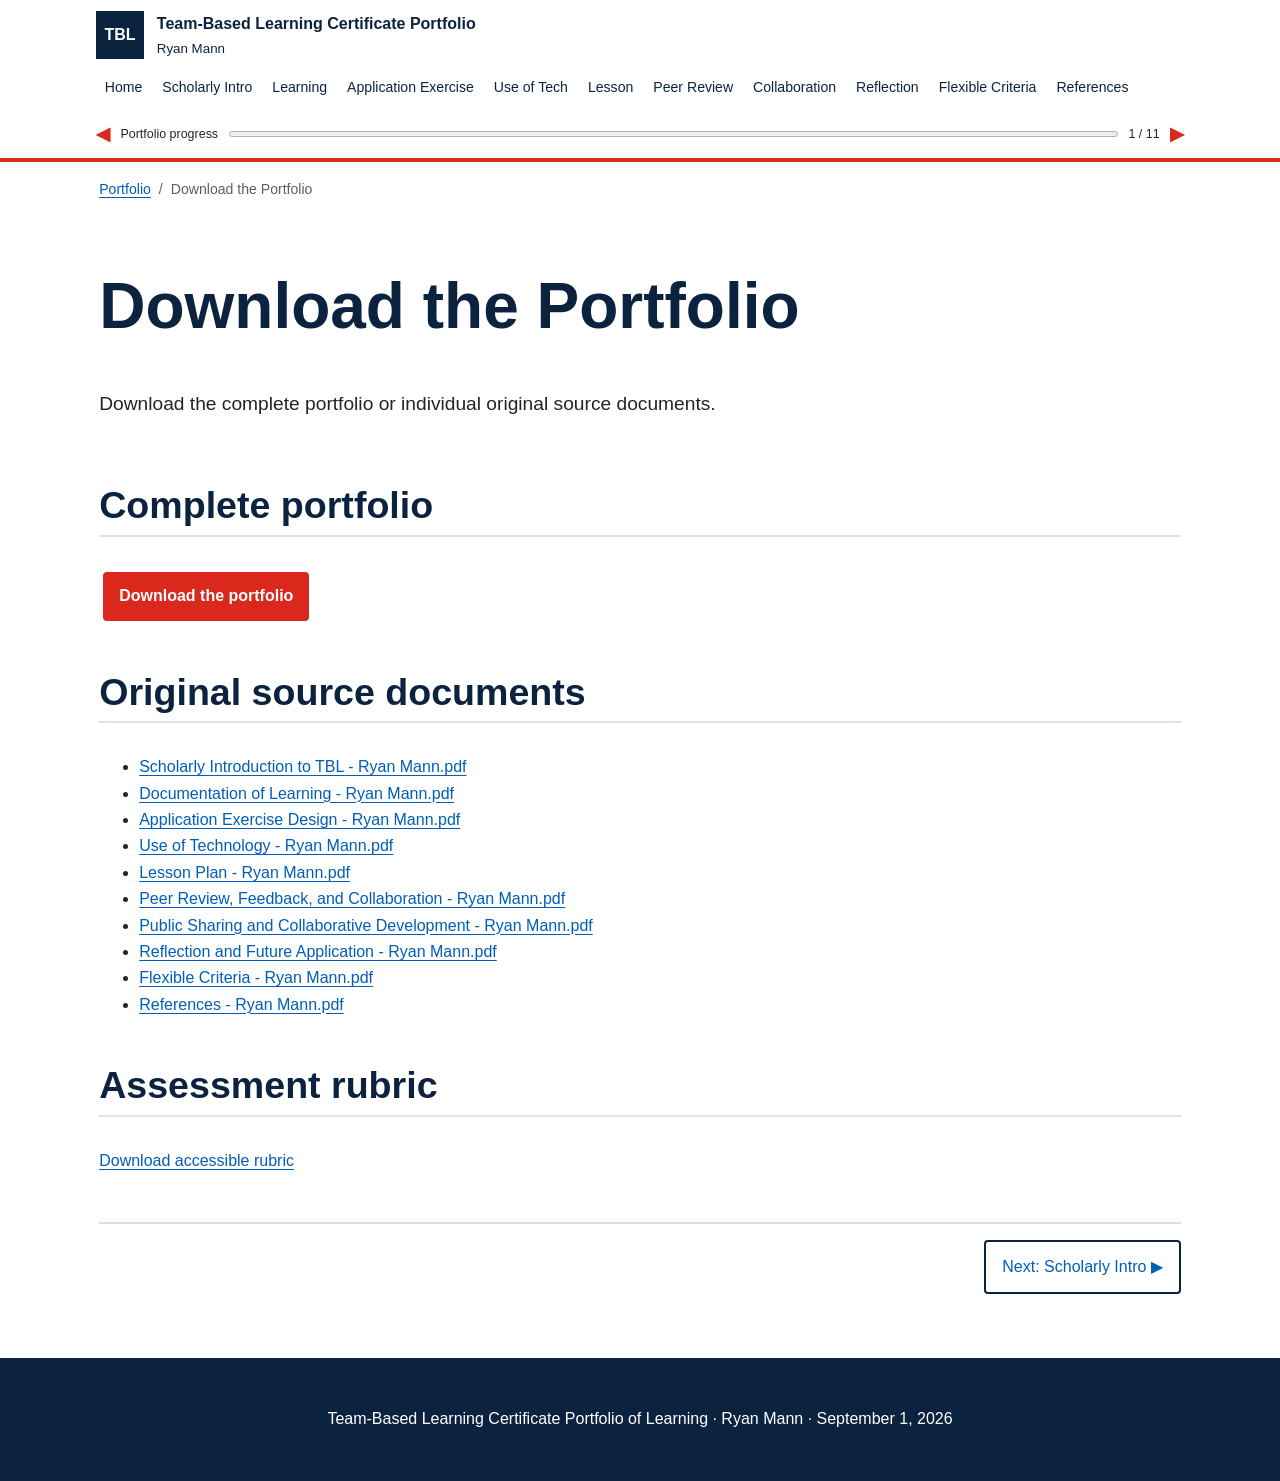
<file: downloads.html>
<!doctype html><html lang="en"><head><meta charset="utf-8"><meta name="viewport" content="width=device-width,initial-scale=1"><title>Download the Portfolio | Ryan Mann TBL Portfolio</title><link rel="stylesheet" href="assets/styles.css"><script defer src="assets/site.js"></script></head><body><a class="skip" href="#main">Skip to main content</a><header class="site-header"><div class="brand"><a href="index.html"><span class="mark" aria-hidden="true">TBL</span><span><strong>Team-Based Learning Certificate Portfolio</strong><small>Ryan Mann</small></span></a></div><button class="nav-toggle" aria-expanded="false" aria-controls="site-nav">Menu</button><nav id="site-nav" class="site-nav" aria-label="Primary"><a href="index.html">Home</a><a href="scholarly-introduction.html">Scholarly Intro</a><a href="documentation.html">Learning</a><a href="application-exercise.html">Application Exercise</a><a href="technology.html">Use of Tech</a><a href="lesson-plan.html">Lesson</a><a href="peer-review.html">Peer Review</a><a href="public-sharing.html">Collaboration</a><a href="reflection.html">Reflection</a><a href="flexible-criteria.html">Flexible Criteria</a><a href="references.html">References</a></nav><div class="progress-wrap"><span class="progress-arrow" aria-hidden="true">◀</span><span>Portfolio progress</span><progress max="100" value="0">0%</progress><span>1 / 11</span><span class="progress-arrow" aria-hidden="true">▶</span></div></header><main id="main"><div class="breadcrumbs"><a href="index.html">Portfolio</a><span aria-hidden="true">/</span><span>Download the Portfolio</span></div><header class="page-heading"><div><h1>Download the Portfolio</h1><p class="lede">Download the complete portfolio or individual original source documents.</p></div></header><section><h2>Complete portfolio</h2><p><a class="button" href="downloads/Team Based Learning Certificate Portfolio of Learning - Ryan Mann.pdf" download>Download the portfolio</a></p></section><section><h2>Original source documents</h2><ul class="downloads"><li><a href="downloads/source-documents/Scholarly Introduction to TBL - Ryan Mann.pdf" download>Scholarly Introduction to TBL - Ryan Mann.pdf</a></li><li><a href="downloads/source-documents/Documentation of Learning - Ryan Mann.pdf" download>Documentation of Learning - Ryan Mann.pdf</a></li><li><a href="downloads/source-documents/Application Exercise Design - Ryan Mann.pdf" download>Application Exercise Design - Ryan Mann.pdf</a></li><li><a href="downloads/source-documents/Use of Technology - Ryan Mann.pdf" download>Use of Technology - Ryan Mann.pdf</a></li><li><a href="downloads/source-documents/Lesson Plan - Ryan Mann.pdf" download>Lesson Plan - Ryan Mann.pdf</a></li><li><a href="downloads/source-documents/Peer Review, Feedback, and Collaboration - Ryan Mann.pdf" download>Peer Review, Feedback, and Collaboration - Ryan Mann.pdf</a></li><li><a href="downloads/source-documents/Public Sharing and Collaborative Development - Ryan Mann.pdf" download>Public Sharing and Collaborative Development - Ryan Mann.pdf</a></li><li><a href="downloads/source-documents/Reflection and Future Application - Ryan Mann.pdf" download>Reflection and Future Application - Ryan Mann.pdf</a></li><li><a href="downloads/source-documents/Flexible Criteria - Ryan Mann.pdf" download>Flexible Criteria - Ryan Mann.pdf</a></li><li><a href="downloads/source-documents/References - Ryan Mann.pdf" download>References - Ryan Mann.pdf</a></li></ul></section><section><h2>Assessment rubric</h2><p><a href="downloads/rubric-accessible.html" download>Download accessible rubric</a></p></section><nav class="prev-next" aria-label="Sequential portfolio navigation"><span></span><a href="scholarly-introduction.html">Next: Scholarly Intro <span aria-hidden="true">▶</span></a></nav></main><footer><p>Team-Based Learning Certificate Portfolio of Learning · Ryan Mann · September 1, 2026</p></footer><dialog id="lightbox"><button class="close" aria-label="Close enlarged image">Close ×</button><img alt=""><p></p></dialog></body></html>
</file>
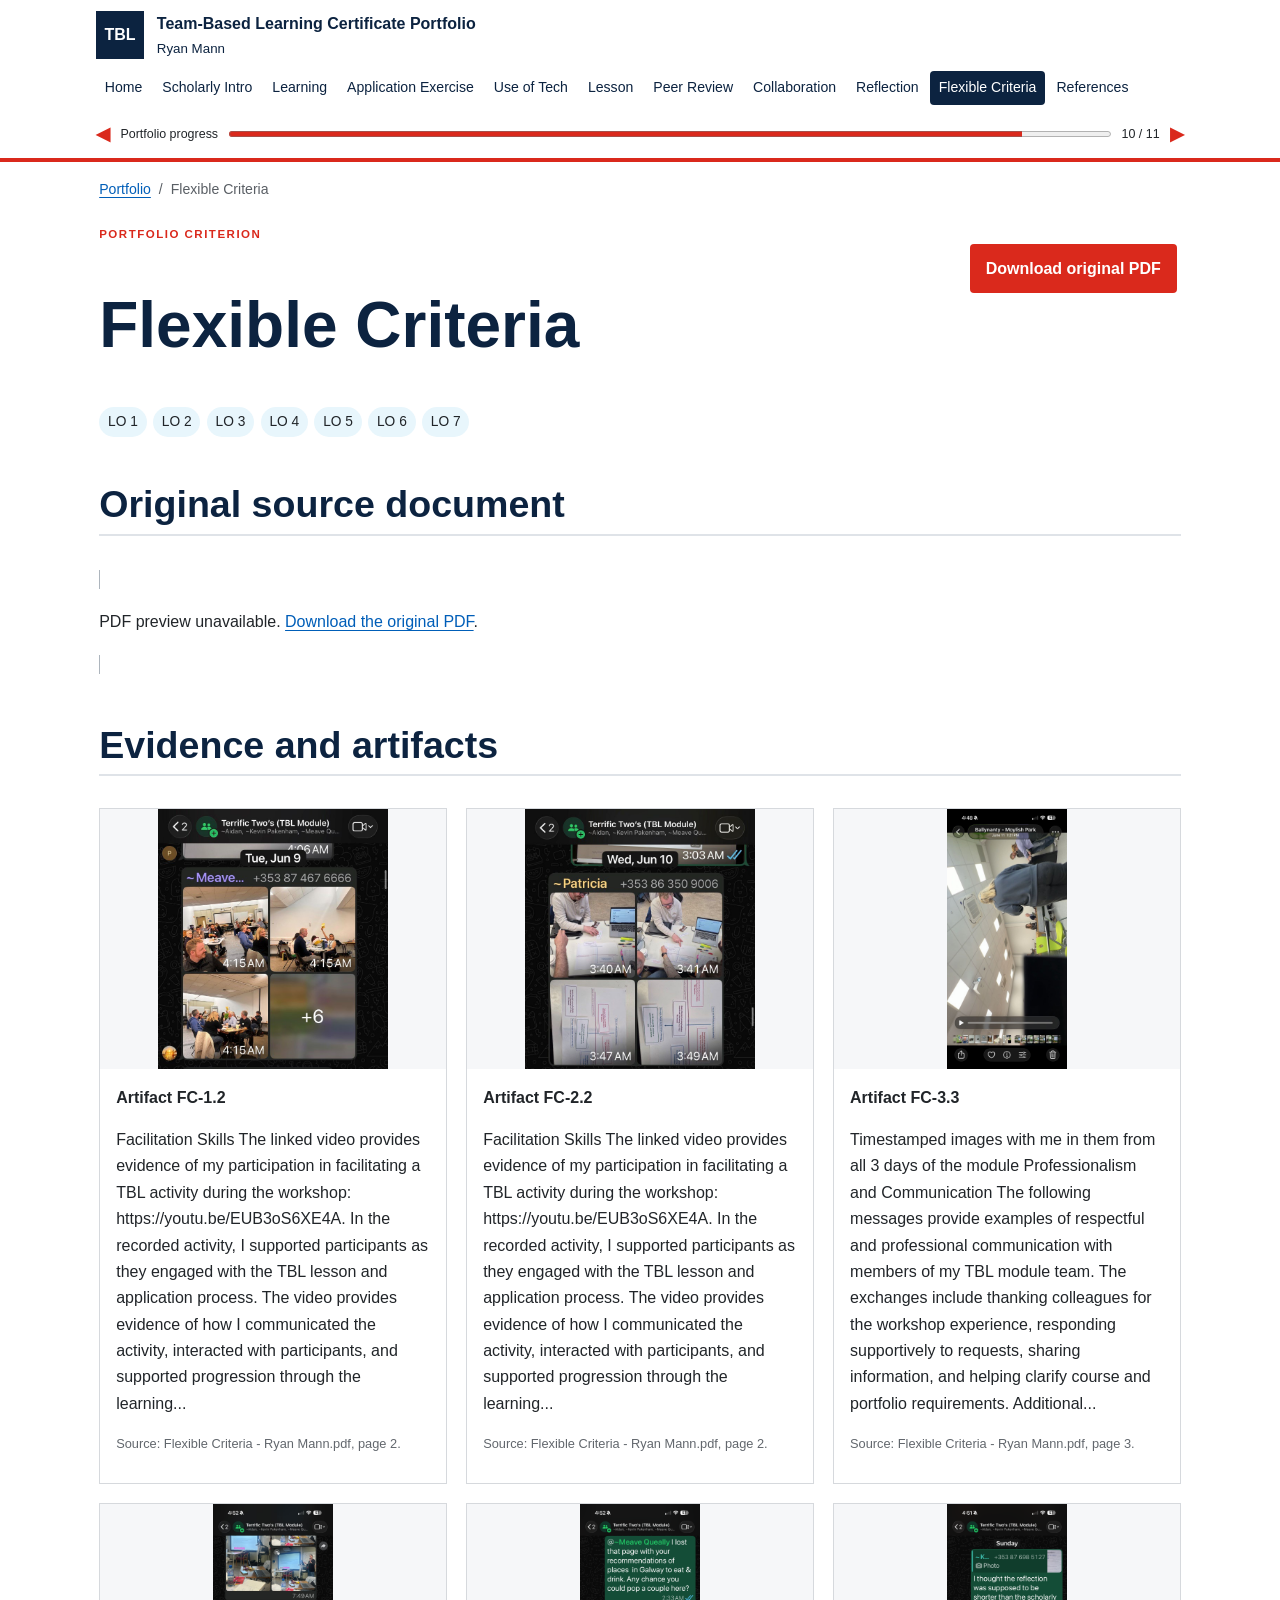
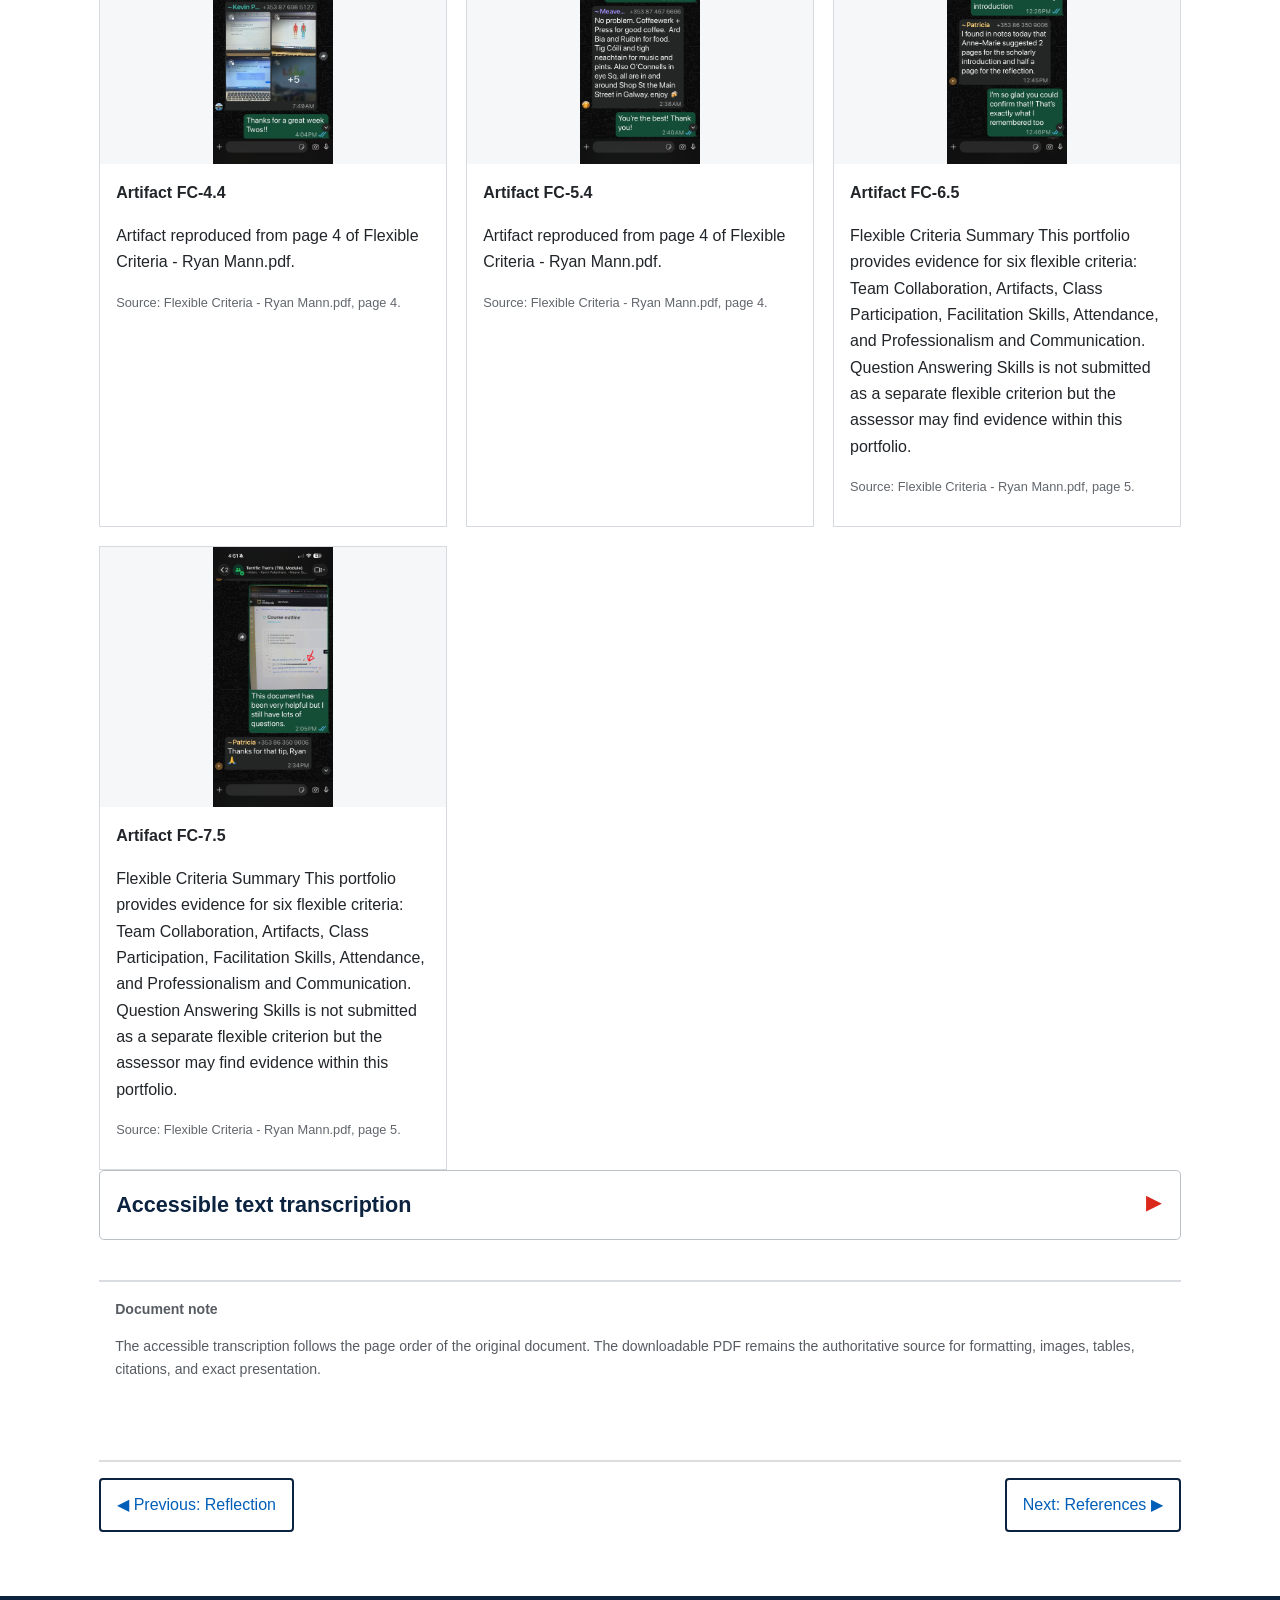
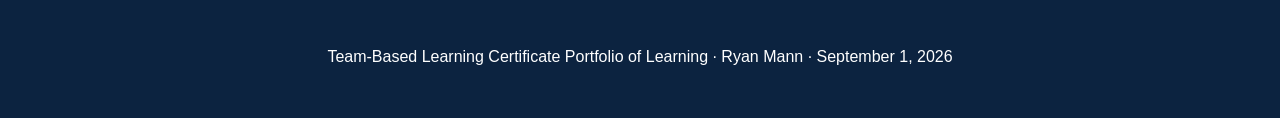
<file: flexible-criteria.html>
<!doctype html><html lang="en"><head><meta charset="utf-8"><meta name="viewport" content="width=device-width,initial-scale=1"><title>Flexible Criteria | Ryan Mann TBL Portfolio</title><link rel="stylesheet" href="assets/styles.css"><script defer src="assets/site.js"></script></head><body><a class="skip" href="#main">Skip to main content</a><header class="site-header"><div class="brand"><a href="index.html"><span class="mark" aria-hidden="true">TBL</span><span><strong>Team-Based Learning Certificate Portfolio</strong><small>Ryan Mann</small></span></a></div><button class="nav-toggle" aria-expanded="false" aria-controls="site-nav">Menu</button><nav id="site-nav" class="site-nav" aria-label="Primary"><a href="index.html">Home</a><a href="scholarly-introduction.html">Scholarly Intro</a><a href="documentation.html">Learning</a><a href="application-exercise.html">Application Exercise</a><a href="technology.html">Use of Tech</a><a href="lesson-plan.html">Lesson</a><a href="peer-review.html">Peer Review</a><a href="public-sharing.html">Collaboration</a><a href="reflection.html">Reflection</a><a href="flexible-criteria.html" aria-current="page">Flexible Criteria</a><a href="references.html">References</a></nav><div class="progress-wrap"><span class="progress-arrow" aria-hidden="true">◀</span><span>Portfolio progress</span><progress max="100" value="90">90%</progress><span>10 / 11</span><span class="progress-arrow" aria-hidden="true">▶</span></div></header><main id="main"><div class="breadcrumbs"><a href="index.html">Portfolio</a><span aria-hidden="true">/</span><span>Flexible Criteria</span></div><header class="page-heading"><div><span class="eyebrow">Portfolio criterion</span><h1>Flexible Criteria</h1><div class="lo-tags"><span class="tag">LO 1</span><span class="tag">LO 2</span><span class="tag">LO 3</span><span class="tag">LO 4</span><span class="tag">LO 5</span><span class="tag">LO 6</span><span class="tag">LO 7</span></div></div><a class="button document-download" href="downloads/source-documents/Flexible Criteria - Ryan Mann.pdf" download>Download original PDF</a></header><section><h2>Original source document</h2><object class="doc-embed" data="downloads/source-documents/Flexible Criteria - Ryan Mann.pdf" type="application/pdf"><p>PDF preview unavailable. <a href="downloads/source-documents/Flexible Criteria - Ryan Mann.pdf">Download the original PDF</a>.</p></object></section><section><h2>Evidence and artifacts</h2><div class="artifact-grid"><figure class="artifact" id="artifact-fc-1-2"><button class="lightbox-open" data-full="assets/images/fc-01.jpeg" aria-label="Enlarge Artifact FC-1.2"><img src="assets/images/fc-01.jpeg" loading="lazy" alt="Artifact FC-1.2, evidence reproduced from page 2 of Flexible Criteria - Ryan Mann.pdf"></button><figcaption><strong>Artifact FC-1.2</strong><p>Facilitation Skills The linked video provides evidence of my participation in facilitating a TBL activity during the workshop: https://youtu.be/EUB3oS6XE4A. In the recorded activity, I supported participants as they engaged with the TBL lesson and application process. The video provides evidence of how I communicated the activity, interacted with participants, and supported progression through the learning...</p><p class="source-line">Source: Flexible Criteria - Ryan Mann.pdf, page 2.</p></figcaption></figure><figure class="artifact" id="artifact-fc-2-2"><button class="lightbox-open" data-full="assets/images/fc-02.jpeg" aria-label="Enlarge Artifact FC-2.2"><img src="assets/images/fc-02.jpeg" loading="lazy" alt="Artifact FC-2.2, evidence reproduced from page 2 of Flexible Criteria - Ryan Mann.pdf"></button><figcaption><strong>Artifact FC-2.2</strong><p>Facilitation Skills The linked video provides evidence of my participation in facilitating a TBL activity during the workshop: https://youtu.be/EUB3oS6XE4A. In the recorded activity, I supported participants as they engaged with the TBL lesson and application process. The video provides evidence of how I communicated the activity, interacted with participants, and supported progression through the learning...</p><p class="source-line">Source: Flexible Criteria - Ryan Mann.pdf, page 2.</p></figcaption></figure><figure class="artifact" id="artifact-fc-3-3"><button class="lightbox-open" data-full="assets/images/fc-03.jpeg" aria-label="Enlarge Artifact FC-3.3"><img src="assets/images/fc-03.jpeg" loading="lazy" alt="Artifact FC-3.3, evidence reproduced from page 3 of Flexible Criteria - Ryan Mann.pdf"></button><figcaption><strong>Artifact FC-3.3</strong><p>Timestamped images with me in them from all 3 days of the module Professionalism and Communication The following messages provide examples of respectful and professional communication with members of my TBL module team. The exchanges include thanking colleagues for the workshop experience, responding supportively to requests, sharing information, and helping clarify course and portfolio requirements. Additional...</p><p class="source-line">Source: Flexible Criteria - Ryan Mann.pdf, page 3.</p></figcaption></figure><figure class="artifact" id="artifact-fc-4-4"><button class="lightbox-open" data-full="assets/images/fc-04.jpeg" aria-label="Enlarge Artifact FC-4.4"><img src="assets/images/fc-04.jpeg" loading="lazy" alt="Artifact FC-4.4, evidence reproduced from page 4 of Flexible Criteria - Ryan Mann.pdf"></button><figcaption><strong>Artifact FC-4.4</strong><p>Artifact reproduced from page 4 of Flexible Criteria - Ryan Mann.pdf.</p><p class="source-line">Source: Flexible Criteria - Ryan Mann.pdf, page 4.</p></figcaption></figure><figure class="artifact" id="artifact-fc-5-4"><button class="lightbox-open" data-full="assets/images/fc-05.png" aria-label="Enlarge Artifact FC-5.4"><img src="assets/images/fc-05.png" loading="lazy" alt="Artifact FC-5.4, evidence reproduced from page 4 of Flexible Criteria - Ryan Mann.pdf"></button><figcaption><strong>Artifact FC-5.4</strong><p>Artifact reproduced from page 4 of Flexible Criteria - Ryan Mann.pdf.</p><p class="source-line">Source: Flexible Criteria - Ryan Mann.pdf, page 4.</p></figcaption></figure><figure class="artifact" id="artifact-fc-6-5"><button class="lightbox-open" data-full="assets/images/fc-06.png" aria-label="Enlarge Artifact FC-6.5"><img src="assets/images/fc-06.png" loading="lazy" alt="Artifact FC-6.5, evidence reproduced from page 5 of Flexible Criteria - Ryan Mann.pdf"></button><figcaption><strong>Artifact FC-6.5</strong><p>Flexible Criteria Summary This portfolio provides evidence for six ﬂexible criteria: Team Collaboration, Artifacts, Class Participation, Facilitation Skills, Attendance, and Professionalism and Communication. Question Answering Skills is not submitted as a separate ﬂexible criterion but the assessor may ﬁnd evidence within this portfolio.</p><p class="source-line">Source: Flexible Criteria - Ryan Mann.pdf, page 5.</p></figcaption></figure><figure class="artifact" id="artifact-fc-7-5"><button class="lightbox-open" data-full="assets/images/fc-07.jpeg" aria-label="Enlarge Artifact FC-7.5"><img src="assets/images/fc-07.jpeg" loading="lazy" alt="Artifact FC-7.5, evidence reproduced from page 5 of Flexible Criteria - Ryan Mann.pdf"></button><figcaption><strong>Artifact FC-7.5</strong><p>Flexible Criteria Summary This portfolio provides evidence for six ﬂexible criteria: Team Collaboration, Artifacts, Class Participation, Facilitation Skills, Attendance, and Professionalism and Communication. Question Answering Skills is not submitted as a separate ﬂexible criterion but the assessor may ﬁnd evidence within this portfolio.</p><p class="source-line">Source: Flexible Criteria - Ryan Mann.pdf, page 5.</p></figcaption></figure></div></section><section><details class="transcription"><summary>Accessible text transcription</summary><div class="transcription-content"><section class="page"><span class="page-label">Source page 1</span><p>Flexible Criteria The following section provides evidence for the ﬂexible criteria included in the TBL Certiﬁcate rubric. Evidence relating to team collaboration, artifacts, and class participation is distributed throughout the portfolio because these elements were embedded across the workshop activities. This section identiﬁes where that evidence can be found and provides additional evidence relating to facilitation, attendance, and professional communication. Team Collaboration Evidence of team collaboration is included throughout the Documentation of Learning, Use of Technology, Peer Review, and Public Sharing and Collaborative Development sections. During the module, I participated in team readiness assurance activities, application exercises, simultaneous reporting, gallery walks, and collaborative discussion. The WhatsApp exchanges also demonstrate that collaboration continued beyond the workshop through resource sharing, peer feedback, and support during portfolio development. Artifacts The portfolio includes artifacts from each stage of the learning process, including photographs of team activities, iRAT and tRAT questions, application exercises, simultaneous reporting, gallery walks, the complete LAMS sequence, peer feedback, lesson revisions, and collaborative WhatsApp exchanges. These artifacts are accompanied by captions and commentary explaining their connection to the module learning outcomes and my development of TBL knowledge and practice. Class Participation The Documentation of Learning includes photographs and screenshots demonstrating my participation in team discussions, application exercises, readiness assurance activities, gallery walks, and whole-class reporting. The timestamped photographs included under Attendance provide additional evidence that I was actively involved in collaborative workshop activities across all three days of the module.</p></section><section class="page"><span class="page-label">Source page 2</span><p>Facilitation Skills The linked video provides evidence of my participation in facilitating a TBL activity during the workshop: https://youtu.be/EUB3oS6XE4A. In the recorded activity, I supported participants as they engaged with the TBL lesson and application process. The video provides evidence of how I communicated the activity, interacted with participants, and supported progression through the learning experience. Question Answering Skills Not submitted as a ﬂexible criterion, but the assessor may ﬁnd and interpret evidence within this portfolio. Attendance The images below are timestamped for each of the 3 days of the module: June 9-11, 2026.</p></section><section class="page"><span class="page-label">Source page 3</span><p>Timestamped images with me in them from all 3 days of the module</p><p>Professionalism and Communication The following messages provide examples of respectful and professional communication with members of my TBL module team. The exchanges include thanking colleagues for the workshop experience, responding supportively to requests, sharing information, and helping clarify course and portfolio requirements. Additional evidence of professional communication is included in the Peer Review and Public Sharing and Collaborative Development sections, where feedback was requested, clariﬁed, given, and received constructively.</p></section><section class="page"><span class="page-label">Source page 4</span></section><section class="page"><span class="page-label">Source page 5</span><p>Flexible Criteria Summary This portfolio provides evidence for six ﬂexible criteria: Team Collaboration, Artifacts, Class Participation, Facilitation Skills, Attendance, and Professionalism and Communication. Question Answering Skills is not submitted as a separate ﬂexible criterion but the assessor may ﬁnd evidence within this portfolio.</p></section></div></details></section><aside class="reproduction-note"><strong>Document note</strong><p>The accessible transcription follows the page order of the original document. The downloadable PDF remains the authoritative source for formatting, images, tables, citations, and exact presentation.</p></aside><nav class="prev-next" aria-label="Sequential portfolio navigation"><a href="reflection.html"><span aria-hidden="true">◀</span> Previous: Reflection</a><a href="references.html">Next: References <span aria-hidden="true">▶</span></a></nav></main><footer><p>Team-Based Learning Certificate Portfolio of Learning · Ryan Mann · September 1, 2026</p></footer><dialog id="lightbox"><button class="close" aria-label="Close enlarged image">Close ×</button><img alt=""><p></p></dialog></body></html>
</file>
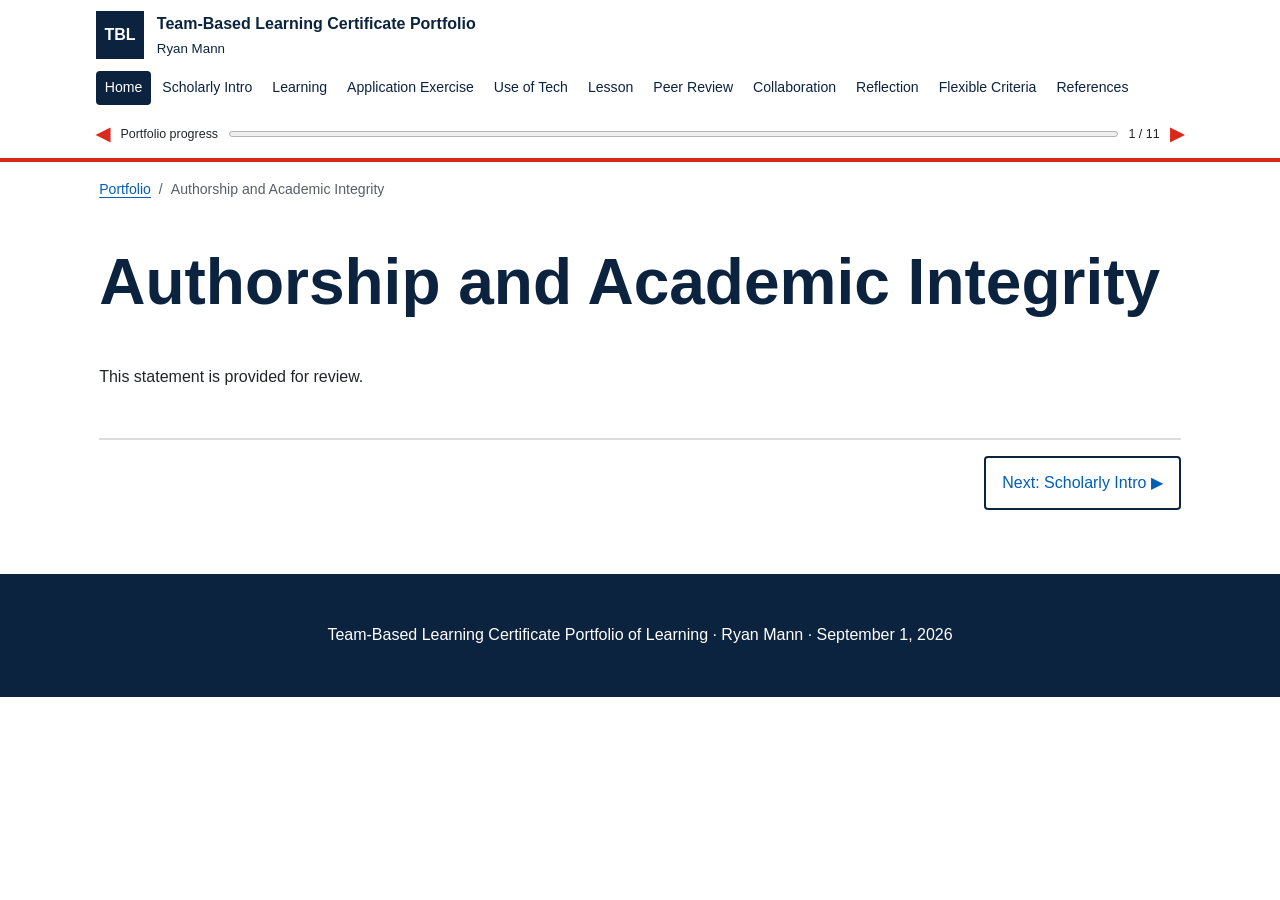
<file: integrity.html>
<!doctype html><html lang="en"><head><meta charset="utf-8"><meta name="viewport" content="width=device-width,initial-scale=1"><title>Authorship and Academic Integrity | Ryan Mann TBL Portfolio</title><link rel="stylesheet" href="assets/styles.css"><script defer src="assets/site.js"></script></head><body><a class="skip" href="#main">Skip to main content</a><header class="site-header"><div class="brand"><a href="index.html"><span class="mark" aria-hidden="true">TBL</span><span><strong>Team-Based Learning Certificate Portfolio</strong><small>Ryan Mann</small></span></a></div><button class="nav-toggle" aria-expanded="false" aria-controls="site-nav">Menu</button><nav id="site-nav" class="site-nav" aria-label="Primary"><a href="index.html" aria-current="page">Home</a><a href="scholarly-introduction.html">Scholarly Intro</a><a href="documentation.html">Learning</a><a href="application-exercise.html">Application Exercise</a><a href="technology.html">Use of Tech</a><a href="lesson-plan.html">Lesson</a><a href="peer-review.html">Peer Review</a><a href="public-sharing.html">Collaboration</a><a href="reflection.html">Reflection</a><a href="flexible-criteria.html">Flexible Criteria</a><a href="references.html">References</a></nav><div class="progress-wrap"><span class="progress-arrow" aria-hidden="true">◀</span><span>Portfolio progress</span><progress max="100" value="0">0%</progress><span>1 / 11</span><span class="progress-arrow" aria-hidden="true">▶</span></div></header><main id="main"><div class="breadcrumbs"><a href="index.html">Portfolio</a><span aria-hidden="true">/</span><span>Authorship and Academic Integrity</span></div><header><h1>Authorship and Academic Integrity</h1></header><p>This statement is provided for review.</p><nav class="prev-next" aria-label="Sequential portfolio navigation"><span></span><a href="scholarly-introduction.html">Next: Scholarly Intro <span aria-hidden="true">▶</span></a></nav></main><footer><p>Team-Based Learning Certificate Portfolio of Learning · Ryan Mann · September 1, 2026</p></footer><dialog id="lightbox"><button class="close" aria-label="Close enlarged image">Close ×</button><img alt=""><p></p></dialog></body></html>
</file>
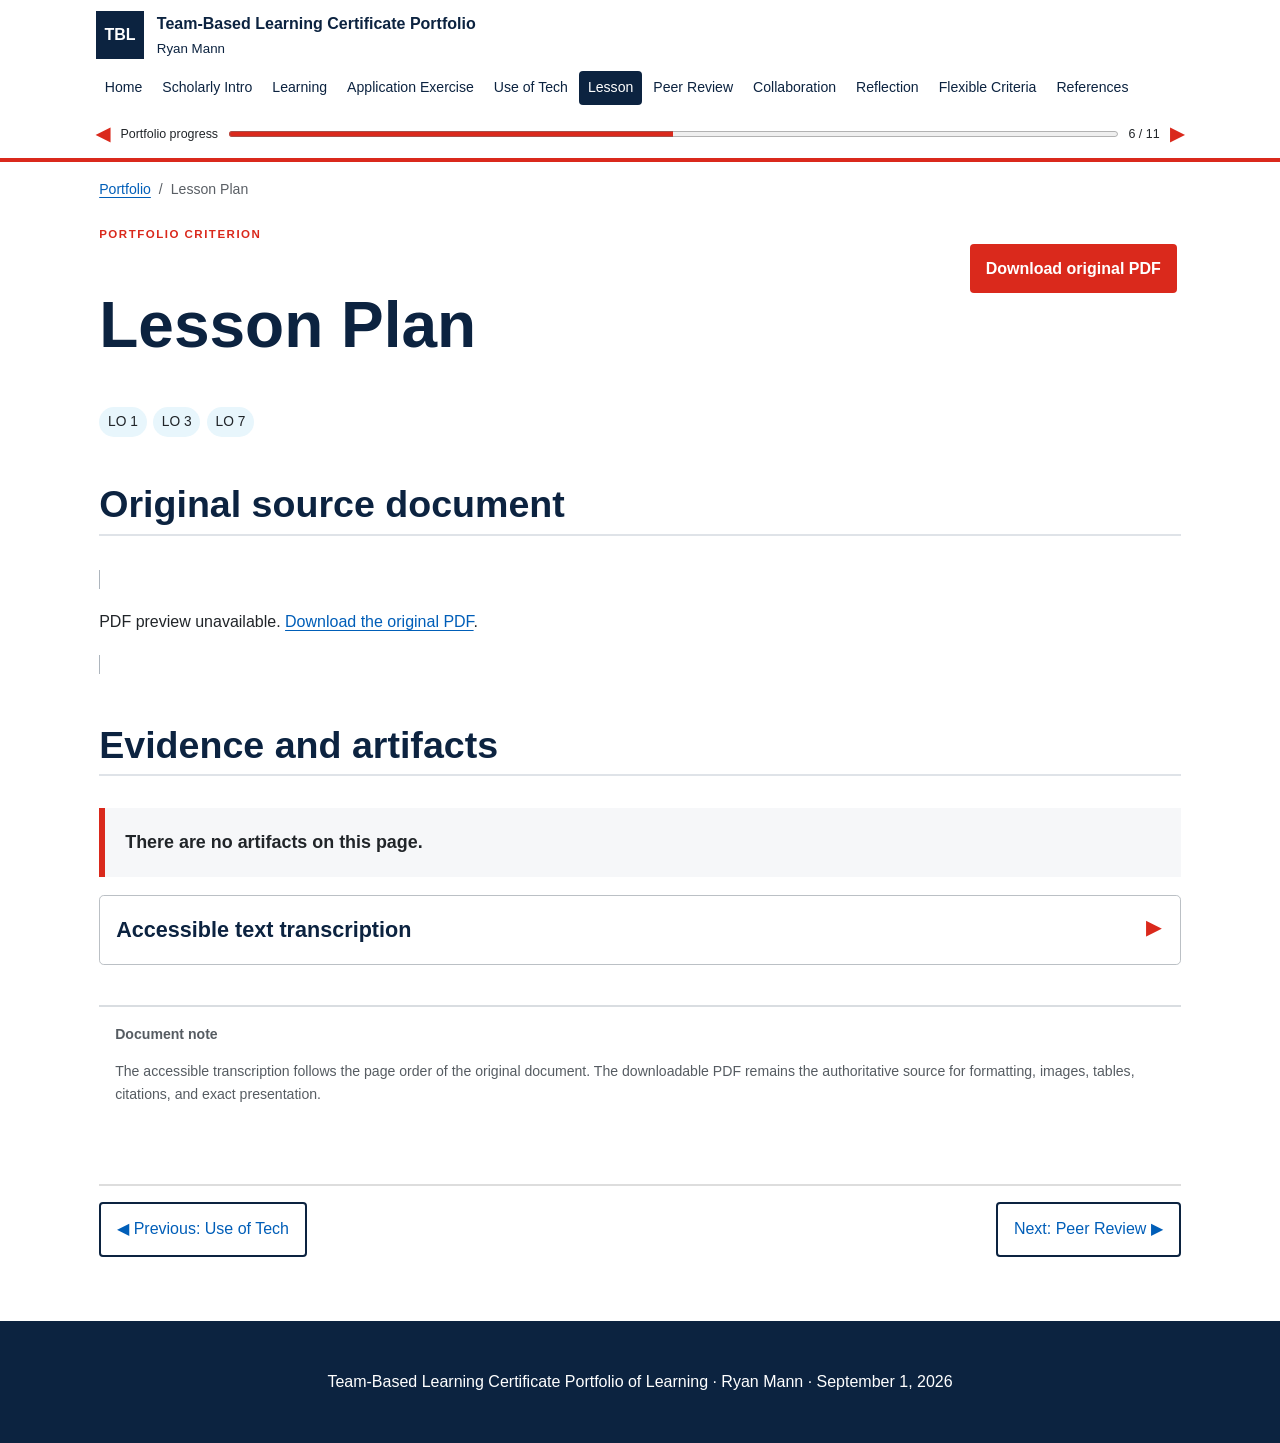
<file: lesson-plan.html>
<!doctype html><html lang="en"><head><meta charset="utf-8"><meta name="viewport" content="width=device-width,initial-scale=1"><title>Lesson Plan | Ryan Mann TBL Portfolio</title><link rel="stylesheet" href="assets/styles.css"><script defer src="assets/site.js"></script></head><body><a class="skip" href="#main">Skip to main content</a><header class="site-header"><div class="brand"><a href="index.html"><span class="mark" aria-hidden="true">TBL</span><span><strong>Team-Based Learning Certificate Portfolio</strong><small>Ryan Mann</small></span></a></div><button class="nav-toggle" aria-expanded="false" aria-controls="site-nav">Menu</button><nav id="site-nav" class="site-nav" aria-label="Primary"><a href="index.html">Home</a><a href="scholarly-introduction.html">Scholarly Intro</a><a href="documentation.html">Learning</a><a href="application-exercise.html">Application Exercise</a><a href="technology.html">Use of Tech</a><a href="lesson-plan.html" aria-current="page">Lesson</a><a href="peer-review.html">Peer Review</a><a href="public-sharing.html">Collaboration</a><a href="reflection.html">Reflection</a><a href="flexible-criteria.html">Flexible Criteria</a><a href="references.html">References</a></nav><div class="progress-wrap"><span class="progress-arrow" aria-hidden="true">◀</span><span>Portfolio progress</span><progress max="100" value="50">50%</progress><span>6 / 11</span><span class="progress-arrow" aria-hidden="true">▶</span></div></header><main id="main"><div class="breadcrumbs"><a href="index.html">Portfolio</a><span aria-hidden="true">/</span><span>Lesson Plan</span></div><header class="page-heading"><div><span class="eyebrow">Portfolio criterion</span><h1>Lesson Plan</h1><div class="lo-tags"><span class="tag">LO 1</span><span class="tag">LO 3</span><span class="tag">LO 7</span></div></div><a class="button document-download" href="downloads/source-documents/Lesson Plan - Ryan Mann.pdf" download>Download original PDF</a></header><section><h2>Original source document</h2><object class="doc-embed" data="downloads/source-documents/Lesson Plan - Ryan Mann.pdf" type="application/pdf"><p>PDF preview unavailable. <a href="downloads/source-documents/Lesson Plan - Ryan Mann.pdf">Download the original PDF</a>.</p></object></section><section><h2>Evidence and artifacts</h2><p class="no-artifacts"><strong>There are no artifacts on this page.</strong></p></section><section><details class="transcription"><summary>Accessible text transcription</summary><div class="transcription-content"><section class="page"><span class="page-label">Source page 1</span><p>Lesson Plan Introduction to the AI Assessment Scale BOPPPS Lesson Planning Model This lesson combines the TBL process with the BOPPPS lesson-planning framework used at SAIT (Instructional Skills Workshop International Advisory Committee, 2006). The Bridge-In introduces the signiﬁcant problem, the iRAT and tRAT provide readiness assurance, and the participatory learning phase includes two team application exercises followed by reporting and debrieﬁng. Bridge In (5 minutes) • Put ﬁve activities on the screen: Brainstorm | Outline | Draft | Revise | Generate ﬁnal submission • Ask the class and allow for discussion: “Where would you draw the line for your students?” • Then ask the class: “Would you draw that line in the same place for every assessment you teach?” Learning Outcomes • Identify the ﬁve levels of the AI Assessment Scale and the type of AI use permitted at each level. • Explain why a spectrum-based framework is more effective than a binary allowed/not-allowed approach to AI in assessment. • Apply the three guiding questions instructors should ask when determining appropriate AI use for a given assessment. Pre-Assessment (iRAT 5 minutes and tRAT 8 minutes) • iRAT and tRAT (see Moodle for access to the LAMS system) Participatory Learning (32 minutes) Application Exercise 1: What Level is This? (12 minutes) Teams are given the following four assessment descriptions. For each assessment, teams must agree on the single most appropriate AI Assessment Scale level (1-5) and be prepared to defend their choice.</p></section><section class="page"><span class="page-label">Source page 2</span><p>Teams report their selected level simultaneously using the LAMS reporting function. The instructor compares the responses and invites teams with different choices to explain and defend their reasoning before providing clariﬁcation. Application Exercise 2: How would You Say It? (12 minutes) Teams need to write a single syllabus-ready AI use statement for the provided assessment. Teams submit one syllabus-ready statement through LAMS and participate in a virtual gallery walk. Participants review the statements produced by other teams and vote or provide feedback based on clarity, completeness, and alignment with the selected AIAS level. Gallery Walk and peer review (8 minutes) For both activities, use Moodle to access the LAMS system which has the activities. Post Assessment Learning is assessed through the decisions and justiﬁcations provided during both application exercises. In Application Exercise 1, teams select and defend an appropriate AIAS level for each assessment. In Application Exercise 2, teams demonstrate their ability to communicate an AI-use decision by creating a syllabus-ready statement. Team responses, whole-class discussion, and peer feedback provide evidence of whether the learning outcomes have been achieved. Summary (5 minutes) • Returning to the initial question: Would you draw the line in the same place for every assessment you teach? o After working with the AIAS, how would you answer that question now? • Reinforce that the appropriate level of AI use depends on what students are expected to learn and demonstrate, not simply on whether an instructor is comfortable with AI. • Conclude with: The goal of the AIAS isn&#x27;t to decide whether AI is allowed. It&#x27;s to intentionally decide where, how, and why AI should be used in an assessment, and to communicate that decision clearly to students.</p></section></div></details></section><aside class="reproduction-note"><strong>Document note</strong><p>The accessible transcription follows the page order of the original document. The downloadable PDF remains the authoritative source for formatting, images, tables, citations, and exact presentation.</p></aside><nav class="prev-next" aria-label="Sequential portfolio navigation"><a href="technology.html"><span aria-hidden="true">◀</span> Previous: Use of Tech</a><a href="peer-review.html">Next: Peer Review <span aria-hidden="true">▶</span></a></nav></main><footer><p>Team-Based Learning Certificate Portfolio of Learning · Ryan Mann · September 1, 2026</p></footer><dialog id="lightbox"><button class="close" aria-label="Close enlarged image">Close ×</button><img alt=""><p></p></dialog></body></html>
</file>
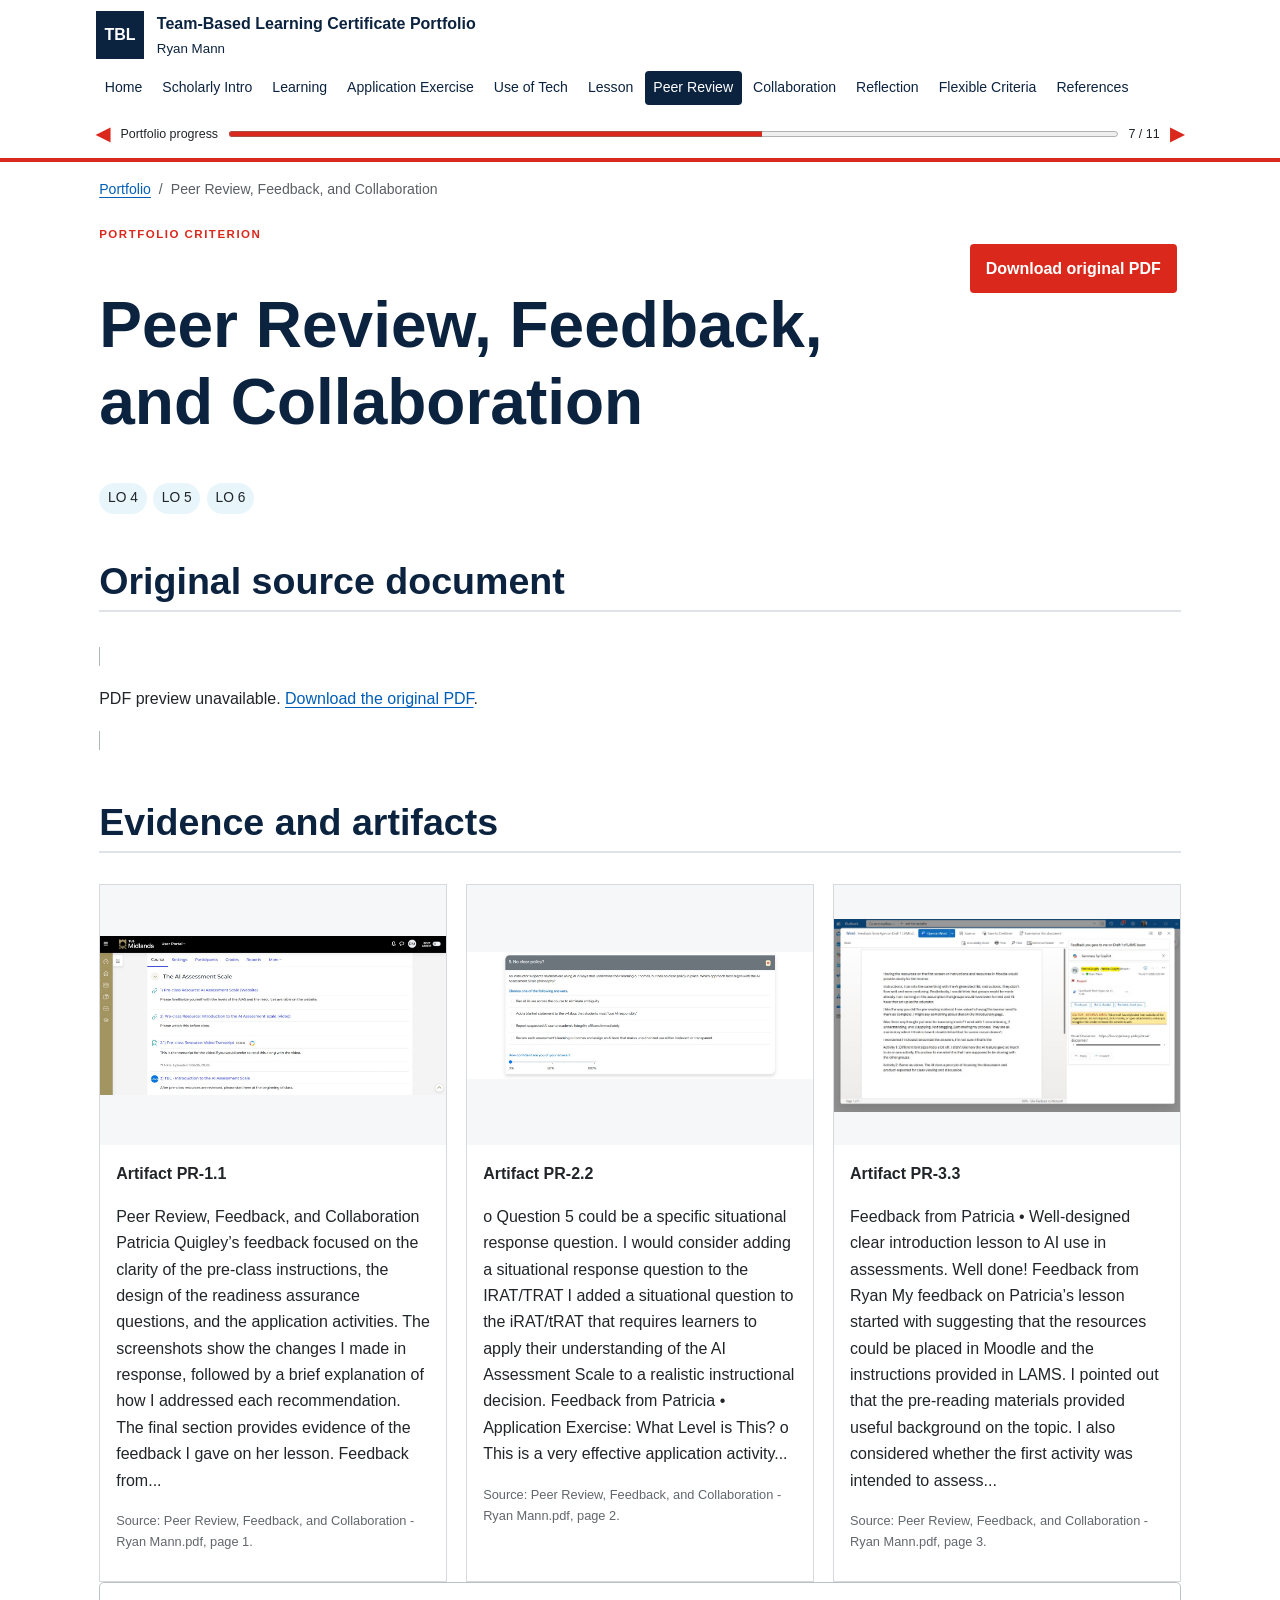
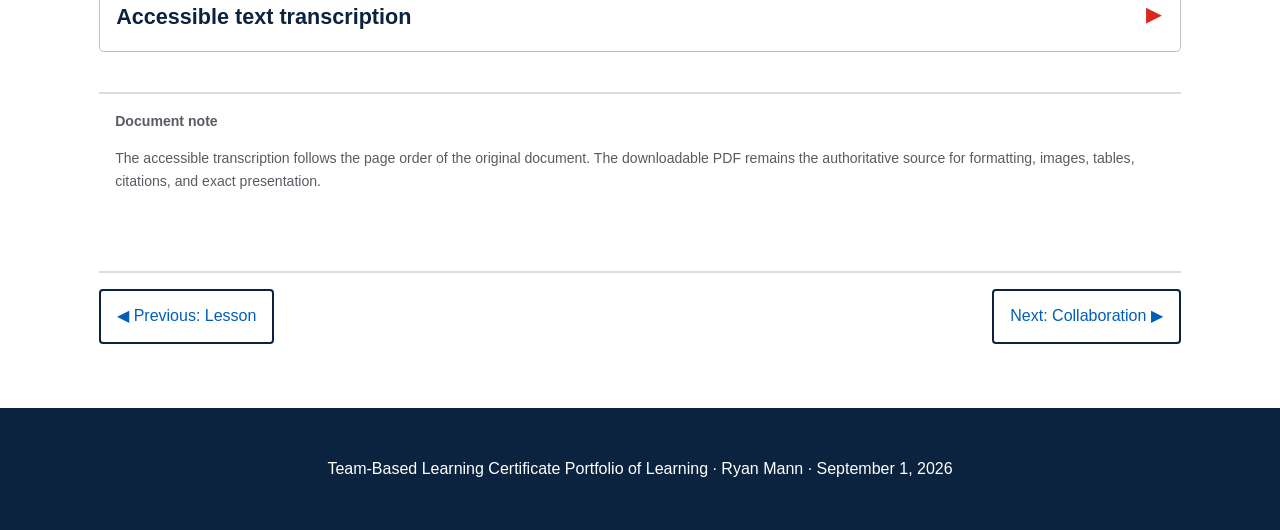
<file: peer-review.html>
<!doctype html><html lang="en"><head><meta charset="utf-8"><meta name="viewport" content="width=device-width,initial-scale=1"><title>Peer Review, Feedback, and Collaboration | Ryan Mann TBL Portfolio</title><link rel="stylesheet" href="assets/styles.css"><script defer src="assets/site.js"></script></head><body><a class="skip" href="#main">Skip to main content</a><header class="site-header"><div class="brand"><a href="index.html"><span class="mark" aria-hidden="true">TBL</span><span><strong>Team-Based Learning Certificate Portfolio</strong><small>Ryan Mann</small></span></a></div><button class="nav-toggle" aria-expanded="false" aria-controls="site-nav">Menu</button><nav id="site-nav" class="site-nav" aria-label="Primary"><a href="index.html">Home</a><a href="scholarly-introduction.html">Scholarly Intro</a><a href="documentation.html">Learning</a><a href="application-exercise.html">Application Exercise</a><a href="technology.html">Use of Tech</a><a href="lesson-plan.html">Lesson</a><a href="peer-review.html" aria-current="page">Peer Review</a><a href="public-sharing.html">Collaboration</a><a href="reflection.html">Reflection</a><a href="flexible-criteria.html">Flexible Criteria</a><a href="references.html">References</a></nav><div class="progress-wrap"><span class="progress-arrow" aria-hidden="true">◀</span><span>Portfolio progress</span><progress max="100" value="60">60%</progress><span>7 / 11</span><span class="progress-arrow" aria-hidden="true">▶</span></div></header><main id="main"><div class="breadcrumbs"><a href="index.html">Portfolio</a><span aria-hidden="true">/</span><span>Peer Review, Feedback, and Collaboration</span></div><header class="page-heading"><div><span class="eyebrow">Portfolio criterion</span><h1>Peer Review, Feedback, and Collaboration</h1><div class="lo-tags"><span class="tag">LO 4</span><span class="tag">LO 5</span><span class="tag">LO 6</span></div></div><a class="button document-download" href="downloads/source-documents/Peer Review, Feedback, and Collaboration - Ryan Mann.pdf" download>Download original PDF</a></header><section><h2>Original source document</h2><object class="doc-embed" data="downloads/source-documents/Peer Review, Feedback, and Collaboration - Ryan Mann.pdf" type="application/pdf"><p>PDF preview unavailable. <a href="downloads/source-documents/Peer Review, Feedback, and Collaboration - Ryan Mann.pdf">Download the original PDF</a>.</p></object></section><section><h2>Evidence and artifacts</h2><div class="artifact-grid"><figure class="artifact" id="artifact-pr-1-1"><button class="lightbox-open" data-full="assets/images/pr-01.jpeg" aria-label="Enlarge Artifact PR-1.1"><img src="assets/images/pr-01.jpeg" loading="lazy" alt="Artifact PR-1.1, evidence reproduced from page 1 of Peer Review, Feedback, and Collaboration - Ryan Mann.pdf"></button><figcaption><strong>Artifact PR-1.1</strong><p>Peer Review, Feedback, and Collaboration Patricia Quigley’s feedback focused on the clarity of the pre-class instructions, the design of the readiness assurance questions, and the application activities. The screenshots show the changes I made in response, followed by a brief explanation of how I addressed each recommendation. The ﬁnal section provides evidence of the feedback I gave on her lesson. Feedback from...</p><p class="source-line">Source: Peer Review, Feedback, and Collaboration - Ryan Mann.pdf, page 1.</p></figcaption></figure><figure class="artifact" id="artifact-pr-2-2"><button class="lightbox-open" data-full="assets/images/pr-02.jpeg" aria-label="Enlarge Artifact PR-2.2"><img src="assets/images/pr-02.jpeg" loading="lazy" alt="Artifact PR-2.2, evidence reproduced from page 2 of Peer Review, Feedback, and Collaboration - Ryan Mann.pdf"></button><figcaption><strong>Artifact PR-2.2</strong><p>o Question 5 could be a speciﬁc situational response question. I would consider adding a situational response question to the IRAT/TRAT I added a situational question to the iRAT/tRAT that requires learners to apply their understanding of the AI Assessment Scale to a realistic instructional decision. Feedback from Patricia • Application Exercise: What Level is This? o This is a very effective application activity...</p><p class="source-line">Source: Peer Review, Feedback, and Collaboration - Ryan Mann.pdf, page 2.</p></figcaption></figure><figure class="artifact" id="artifact-pr-3-3"><button class="lightbox-open" data-full="assets/images/pr-03.jpeg" aria-label="Enlarge Artifact PR-3.3"><img src="assets/images/pr-03.jpeg" loading="lazy" alt="Artifact PR-3.3, evidence reproduced from page 3 of Peer Review, Feedback, and Collaboration - Ryan Mann.pdf"></button><figcaption><strong>Artifact PR-3.3</strong><p>Feedback from Patricia • Well-designed clear introduction lesson to AI use in assessments. Well done! Feedback from Ryan My feedback on Patricia’s lesson started with suggesting that the resources could be placed in Moodle and the instructions provided in LAMS. I pointed out that the pre-reading materials provided useful background on the topic. I also considered whether the first activity was intended to assess...</p><p class="source-line">Source: Peer Review, Feedback, and Collaboration - Ryan Mann.pdf, page 3.</p></figcaption></figure></div></section><section><details class="transcription"><summary>Accessible text transcription</summary><div class="transcription-content"><section class="page"><span class="page-label">Source page 1</span><p>Peer Review, Feedback, and Collaboration Patricia Quigley’s feedback focused on the clarity of the pre-class instructions, the design of the readiness assurance questions, and the application activities. The screenshots show the changes I made in response, followed by a brief explanation of how I addressed each recommendation. The ﬁnal section provides evidence of the feedback I gave on her lesson. Feedback from Patricia • Introduction section o I like how you have included the pre-reading resources in the Introduction section. o You have included a number of formats to suit a variety of learning preferences and there is the option to do more in-depth preparation thanks to the journal articles that you have added. o Perhaps include an instruction that indicates what resources are required before class.</p><p>I added instructions beneath each resource in Moodle to clarify what learners were required to complete before class. Feedback from Patricia • IRAT/TRAT questions o Questions 1 to 4 are general and serve as good testing questions</p></section><section class="page"><span class="page-label">Source page 2</span><p>o Question 5 could be a speciﬁc situational response question.  I would consider adding a situational response question to the IRAT/TRAT</p><p>I added a situational question to the iRAT/tRAT that requires learners to apply their understanding of the AI Assessment Scale to a realistic instructional decision. Feedback from Patricia • Application Exercise: What Level is This? o This is a very effective application activity and will generate lots of discussion between the team members.  It includes a good range of relatable situations too.  I’m wondering if there is merit in including a justiﬁcation text box? I agreed that asking teams to justify their choice would strengthen the activity by making their reasoning visible. I was unable to identify a way to add a justification textbox within this LAMS activity, so I did not implement this recommendation. This could easily be incorporated into the discussion following the exercise. Feedback from Patricia • Application Exercise: How would you say it? o I love this activity.  Simple, clear in its expectations and at the same time providing opportunities to students to be ambitious with their responses.  The competitiveness element of the class voting on the clearest and most complete will work really well. No revisions were required for this exercise. Gold Star!</p></section><section class="page"><span class="page-label">Source page 3</span><p>Feedback from Patricia • Well-designed clear introduction lesson to AI use in assessments.  Well done! Feedback from Ryan My feedback on Patricia’s lesson started with suggesting that the resources could be placed in Moodle and the instructions provided in LAMS. I pointed out that the pre-reading materials provided useful background on the topic. I also considered whether the first activity was intended to assess readiness or support reflection and suggested reviewing its alignment with the intended purpose. For the application activity, I identified the value of the clear directions and practical examples while offering suggestions for supporting the learner experience.</p><p>Reﬂection on Peer Review Exchanging feedback provided an opportunity to view my lesson from another educator’s perspective and identify elements that were not as clear to someone encountering it for the ﬁrst time. Patricia’s feedback resulted in two direct revisions: clearer instructions for the pre-class resources and the addition of a situational question to the readiness assurance process. Her suggestion to include a written justiﬁcation also identiﬁed a worthwhile improvement, even though I was unable to implement it within the current LAMS activity. Reviewing Patricia’s lesson was also valuable because it required me to consider the alignment among preparatory resources, instructions, activities, and the intended learning. Together, the feedback given and received reinforced the value of peer review as part of an iterative design process.</p></section></div></details></section><aside class="reproduction-note"><strong>Document note</strong><p>The accessible transcription follows the page order of the original document. The downloadable PDF remains the authoritative source for formatting, images, tables, citations, and exact presentation.</p></aside><nav class="prev-next" aria-label="Sequential portfolio navigation"><a href="lesson-plan.html"><span aria-hidden="true">◀</span> Previous: Lesson</a><a href="public-sharing.html">Next: Collaboration <span aria-hidden="true">▶</span></a></nav></main><footer><p>Team-Based Learning Certificate Portfolio of Learning · Ryan Mann · September 1, 2026</p></footer><dialog id="lightbox"><button class="close" aria-label="Close enlarged image">Close ×</button><img alt=""><p></p></dialog></body></html>
</file>
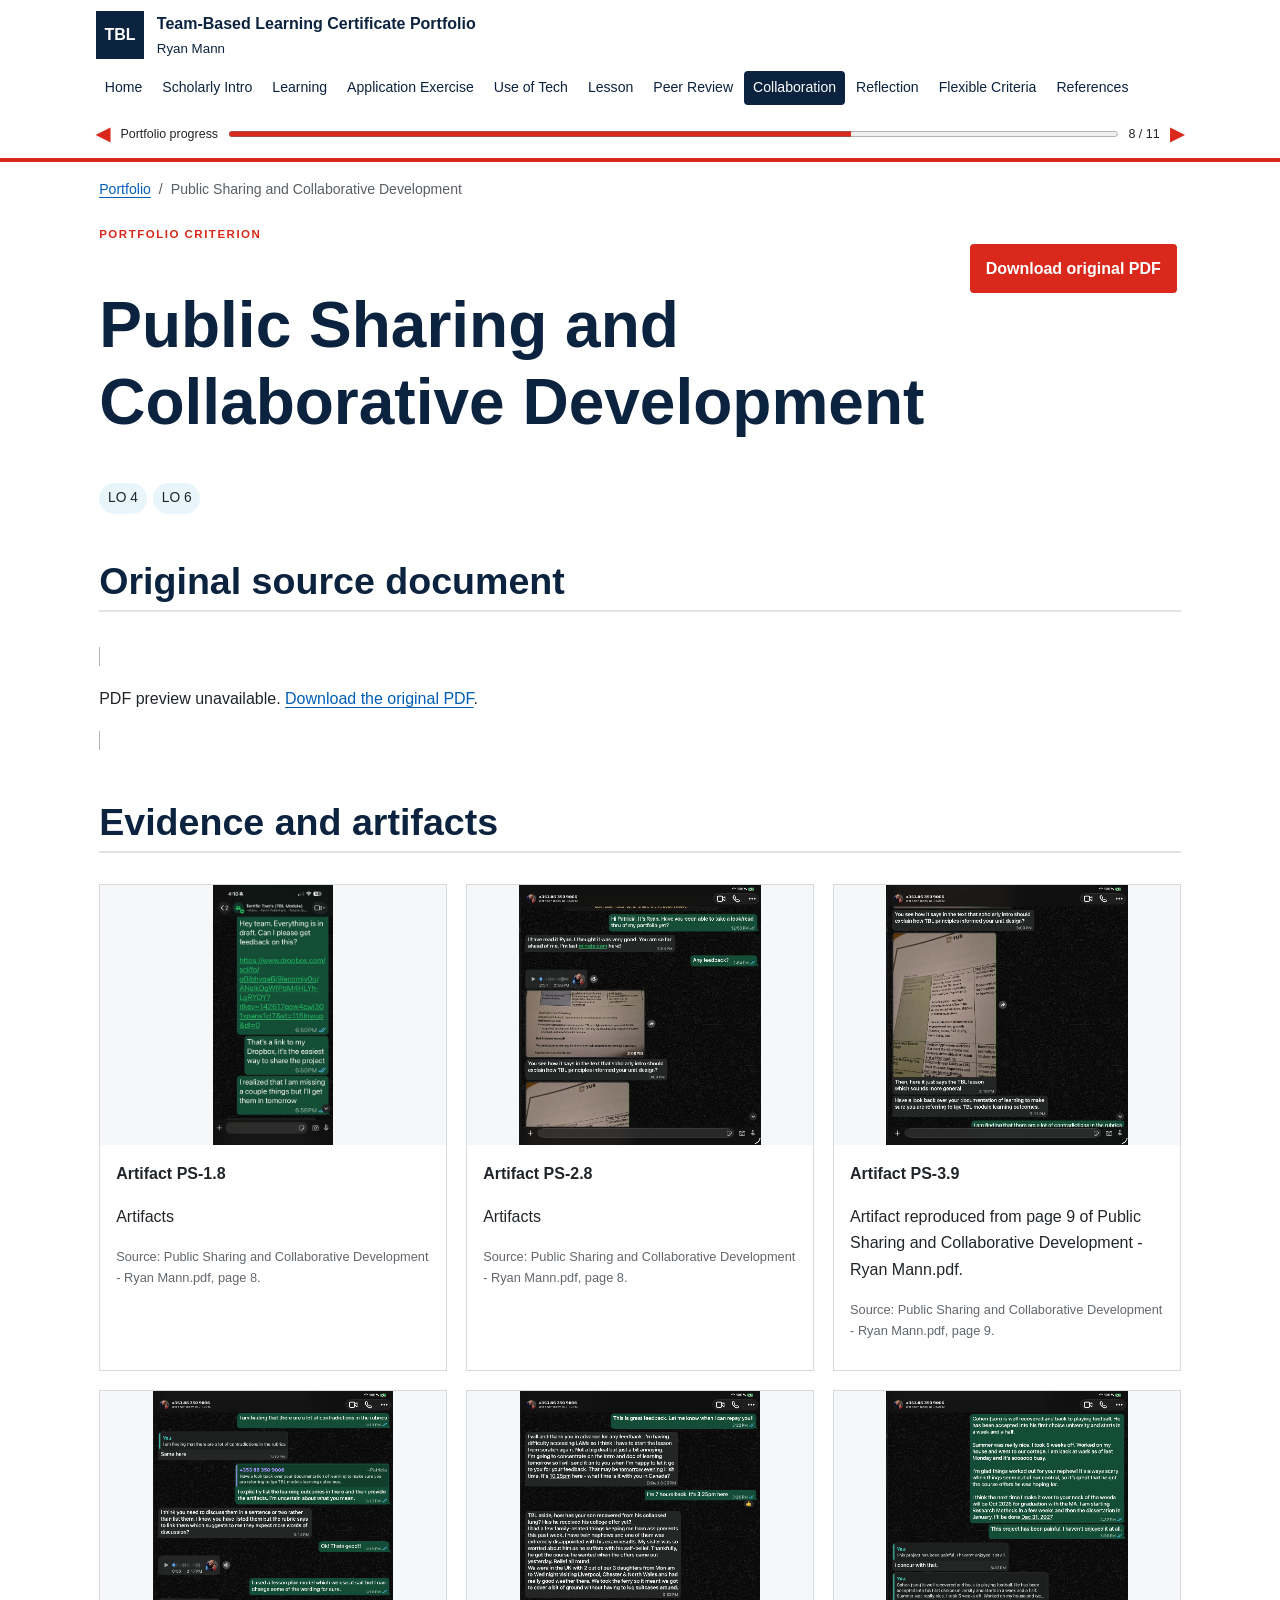
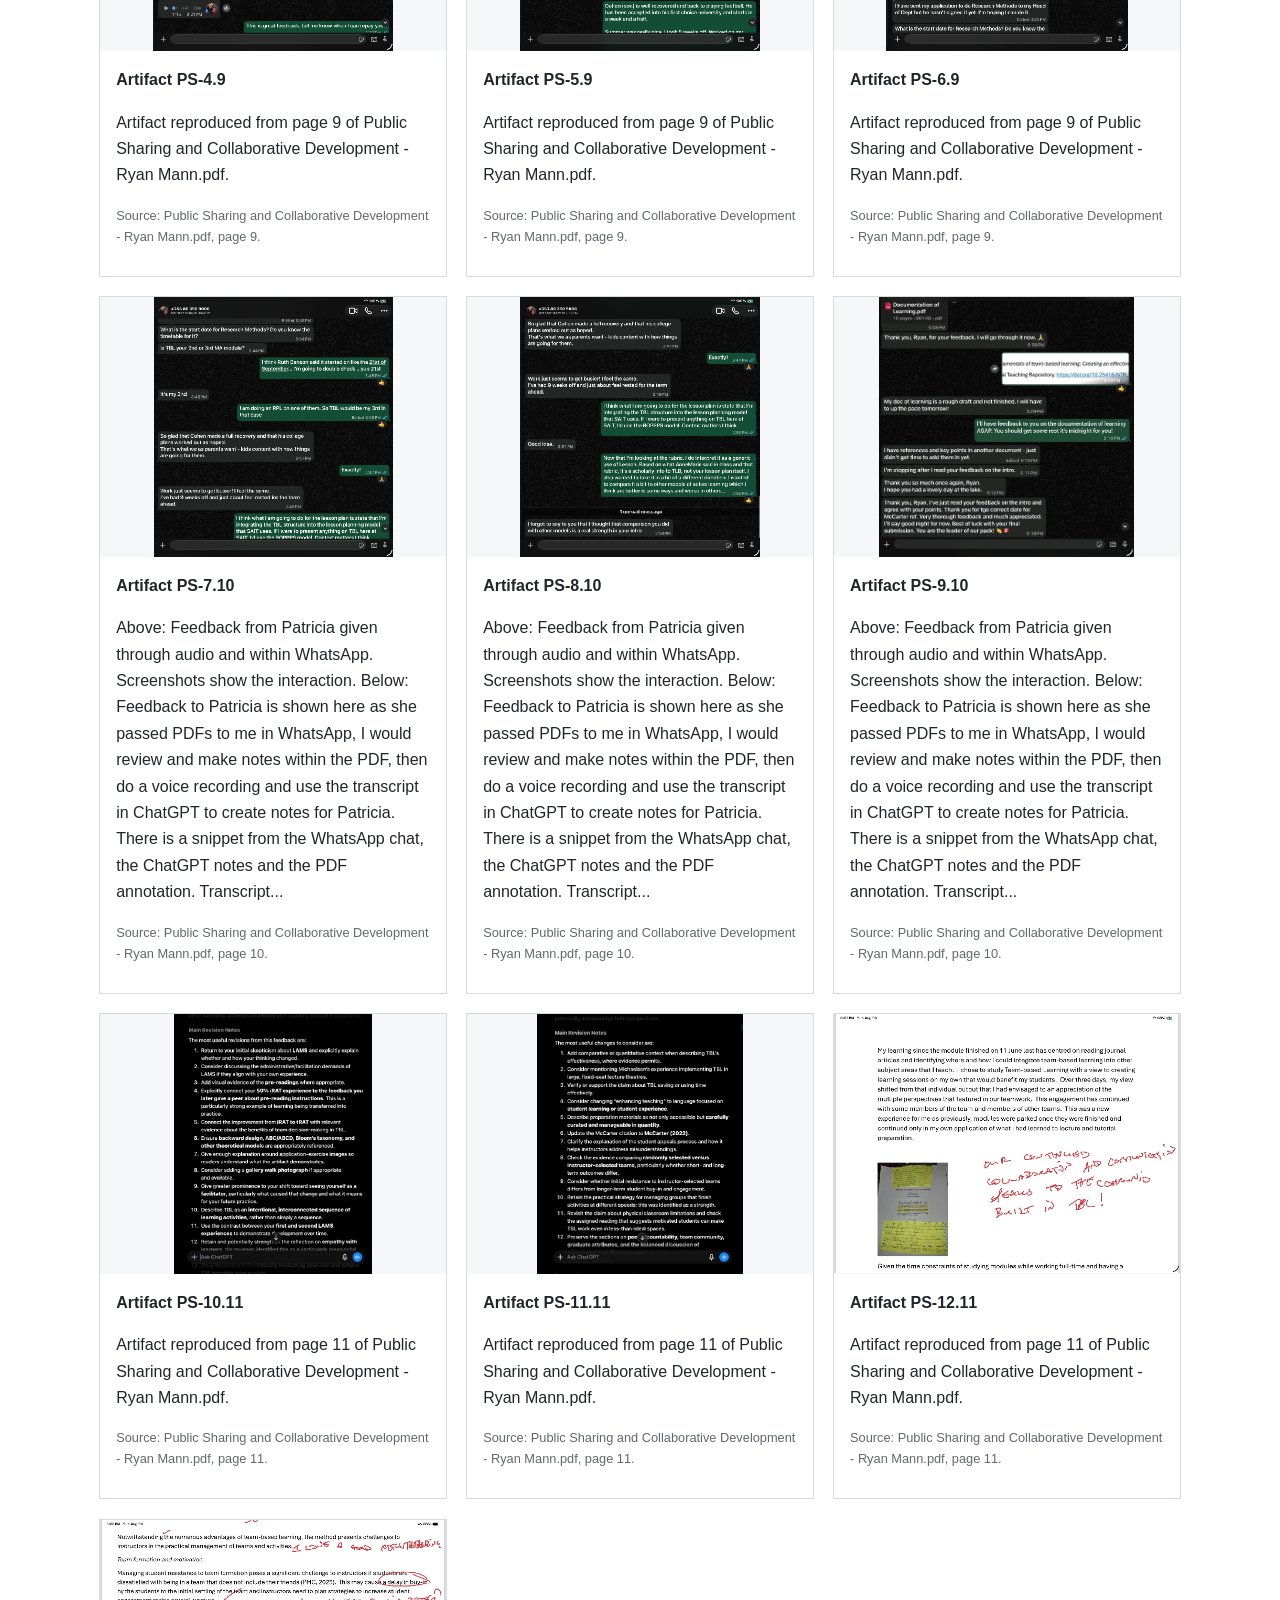
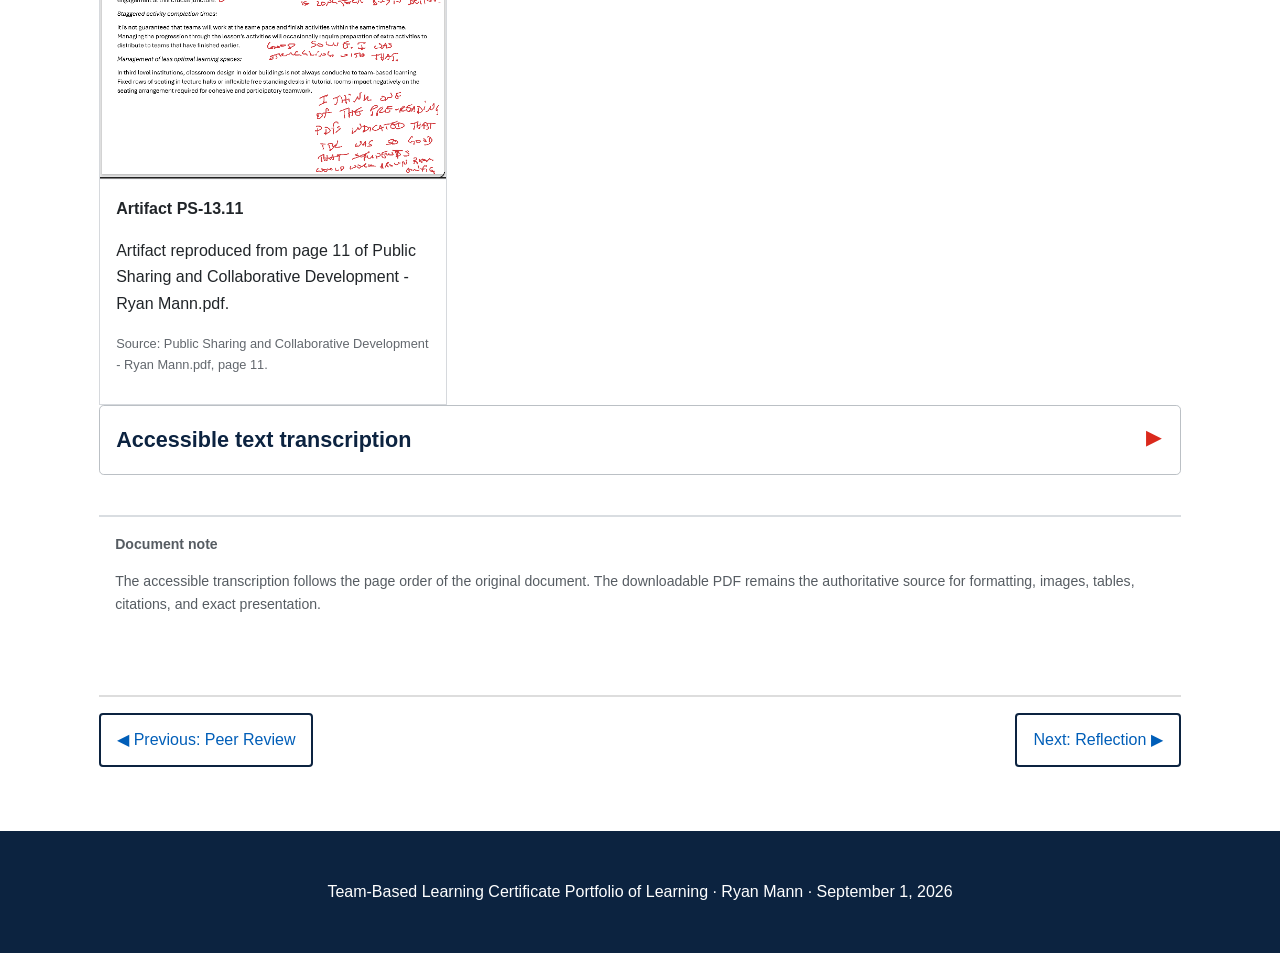
<file: public-sharing.html>
<!doctype html><html lang="en"><head><meta charset="utf-8"><meta name="viewport" content="width=device-width,initial-scale=1"><title>Public Sharing and Collaborative Development | Ryan Mann TBL Portfolio</title><link rel="stylesheet" href="assets/styles.css"><script defer src="assets/site.js"></script></head><body><a class="skip" href="#main">Skip to main content</a><header class="site-header"><div class="brand"><a href="index.html"><span class="mark" aria-hidden="true">TBL</span><span><strong>Team-Based Learning Certificate Portfolio</strong><small>Ryan Mann</small></span></a></div><button class="nav-toggle" aria-expanded="false" aria-controls="site-nav">Menu</button><nav id="site-nav" class="site-nav" aria-label="Primary"><a href="index.html">Home</a><a href="scholarly-introduction.html">Scholarly Intro</a><a href="documentation.html">Learning</a><a href="application-exercise.html">Application Exercise</a><a href="technology.html">Use of Tech</a><a href="lesson-plan.html">Lesson</a><a href="peer-review.html">Peer Review</a><a href="public-sharing.html" aria-current="page">Collaboration</a><a href="reflection.html">Reflection</a><a href="flexible-criteria.html">Flexible Criteria</a><a href="references.html">References</a></nav><div class="progress-wrap"><span class="progress-arrow" aria-hidden="true">◀</span><span>Portfolio progress</span><progress max="100" value="70">70%</progress><span>8 / 11</span><span class="progress-arrow" aria-hidden="true">▶</span></div></header><main id="main"><div class="breadcrumbs"><a href="index.html">Portfolio</a><span aria-hidden="true">/</span><span>Public Sharing and Collaborative Development</span></div><header class="page-heading"><div><span class="eyebrow">Portfolio criterion</span><h1>Public Sharing and Collaborative Development</h1><div class="lo-tags"><span class="tag">LO 4</span><span class="tag">LO 6</span></div></div><a class="button document-download" href="downloads/source-documents/Public Sharing and Collaborative Development - Ryan Mann.pdf" download>Download original PDF</a></header><section><h2>Original source document</h2><object class="doc-embed" data="downloads/source-documents/Public Sharing and Collaborative Development - Ryan Mann.pdf" type="application/pdf"><p>PDF preview unavailable. <a href="downloads/source-documents/Public Sharing and Collaborative Development - Ryan Mann.pdf">Download the original PDF</a>.</p></object></section><section><h2>Evidence and artifacts</h2><div class="artifact-grid"><figure class="artifact" id="artifact-ps-1-8"><button class="lightbox-open" data-full="assets/images/ps-01.jpeg" aria-label="Enlarge Artifact PS-1.8"><img src="assets/images/ps-01.jpeg" loading="lazy" alt="Artifact PS-1.8, evidence reproduced from page 8 of Public Sharing and Collaborative Development - Ryan Mann.pdf"></button><figcaption><strong>Artifact PS-1.8</strong><p>Artifacts</p><p class="source-line">Source: Public Sharing and Collaborative Development - Ryan Mann.pdf, page 8.</p></figcaption></figure><figure class="artifact" id="artifact-ps-2-8"><button class="lightbox-open" data-full="assets/images/ps-02.jpeg" aria-label="Enlarge Artifact PS-2.8"><img src="assets/images/ps-02.jpeg" loading="lazy" alt="Artifact PS-2.8, evidence reproduced from page 8 of Public Sharing and Collaborative Development - Ryan Mann.pdf"></button><figcaption><strong>Artifact PS-2.8</strong><p>Artifacts</p><p class="source-line">Source: Public Sharing and Collaborative Development - Ryan Mann.pdf, page 8.</p></figcaption></figure><figure class="artifact" id="artifact-ps-3-9"><button class="lightbox-open" data-full="assets/images/ps-03.jpeg" aria-label="Enlarge Artifact PS-3.9"><img src="assets/images/ps-03.jpeg" loading="lazy" alt="Artifact PS-3.9, evidence reproduced from page 9 of Public Sharing and Collaborative Development - Ryan Mann.pdf"></button><figcaption><strong>Artifact PS-3.9</strong><p>Artifact reproduced from page 9 of Public Sharing and Collaborative Development - Ryan Mann.pdf.</p><p class="source-line">Source: Public Sharing and Collaborative Development - Ryan Mann.pdf, page 9.</p></figcaption></figure><figure class="artifact" id="artifact-ps-4-9"><button class="lightbox-open" data-full="assets/images/ps-04.png" aria-label="Enlarge Artifact PS-4.9"><img src="assets/images/ps-04.png" loading="lazy" alt="Artifact PS-4.9, evidence reproduced from page 9 of Public Sharing and Collaborative Development - Ryan Mann.pdf"></button><figcaption><strong>Artifact PS-4.9</strong><p>Artifact reproduced from page 9 of Public Sharing and Collaborative Development - Ryan Mann.pdf.</p><p class="source-line">Source: Public Sharing and Collaborative Development - Ryan Mann.pdf, page 9.</p></figcaption></figure><figure class="artifact" id="artifact-ps-5-9"><button class="lightbox-open" data-full="assets/images/ps-05.png" aria-label="Enlarge Artifact PS-5.9"><img src="assets/images/ps-05.png" loading="lazy" alt="Artifact PS-5.9, evidence reproduced from page 9 of Public Sharing and Collaborative Development - Ryan Mann.pdf"></button><figcaption><strong>Artifact PS-5.9</strong><p>Artifact reproduced from page 9 of Public Sharing and Collaborative Development - Ryan Mann.pdf.</p><p class="source-line">Source: Public Sharing and Collaborative Development - Ryan Mann.pdf, page 9.</p></figcaption></figure><figure class="artifact" id="artifact-ps-6-9"><button class="lightbox-open" data-full="assets/images/ps-06.png" aria-label="Enlarge Artifact PS-6.9"><img src="assets/images/ps-06.png" loading="lazy" alt="Artifact PS-6.9, evidence reproduced from page 9 of Public Sharing and Collaborative Development - Ryan Mann.pdf"></button><figcaption><strong>Artifact PS-6.9</strong><p>Artifact reproduced from page 9 of Public Sharing and Collaborative Development - Ryan Mann.pdf.</p><p class="source-line">Source: Public Sharing and Collaborative Development - Ryan Mann.pdf, page 9.</p></figcaption></figure><figure class="artifact" id="artifact-ps-7-10"><button class="lightbox-open" data-full="assets/images/ps-07.png" aria-label="Enlarge Artifact PS-7.10"><img src="assets/images/ps-07.png" loading="lazy" alt="Artifact PS-7.10, evidence reproduced from page 10 of Public Sharing and Collaborative Development - Ryan Mann.pdf"></button><figcaption><strong>Artifact PS-7.10</strong><p>Above: Feedback from Patricia given through audio and within WhatsApp. Screenshots show the interaction. Below: Feedback to Patricia is shown here as she passed PDFs to me in WhatsApp, I would review and make notes within the PDF, then do a voice recording and use the transcript in ChatGPT to create notes for Patricia. There is a snippet from the WhatsApp chat, the ChatGPT notes and the PDF annotation. Transcript...</p><p class="source-line">Source: Public Sharing and Collaborative Development - Ryan Mann.pdf, page 10.</p></figcaption></figure><figure class="artifact" id="artifact-ps-8-10"><button class="lightbox-open" data-full="assets/images/ps-08.png" aria-label="Enlarge Artifact PS-8.10"><img src="assets/images/ps-08.png" loading="lazy" alt="Artifact PS-8.10, evidence reproduced from page 10 of Public Sharing and Collaborative Development - Ryan Mann.pdf"></button><figcaption><strong>Artifact PS-8.10</strong><p>Above: Feedback from Patricia given through audio and within WhatsApp. Screenshots show the interaction. Below: Feedback to Patricia is shown here as she passed PDFs to me in WhatsApp, I would review and make notes within the PDF, then do a voice recording and use the transcript in ChatGPT to create notes for Patricia. There is a snippet from the WhatsApp chat, the ChatGPT notes and the PDF annotation. Transcript...</p><p class="source-line">Source: Public Sharing and Collaborative Development - Ryan Mann.pdf, page 10.</p></figcaption></figure><figure class="artifact" id="artifact-ps-9-10"><button class="lightbox-open" data-full="assets/images/ps-09.jpeg" aria-label="Enlarge Artifact PS-9.10"><img src="assets/images/ps-09.jpeg" loading="lazy" alt="Artifact PS-9.10, evidence reproduced from page 10 of Public Sharing and Collaborative Development - Ryan Mann.pdf"></button><figcaption><strong>Artifact PS-9.10</strong><p>Above: Feedback from Patricia given through audio and within WhatsApp. Screenshots show the interaction. Below: Feedback to Patricia is shown here as she passed PDFs to me in WhatsApp, I would review and make notes within the PDF, then do a voice recording and use the transcript in ChatGPT to create notes for Patricia. There is a snippet from the WhatsApp chat, the ChatGPT notes and the PDF annotation. Transcript...</p><p class="source-line">Source: Public Sharing and Collaborative Development - Ryan Mann.pdf, page 10.</p></figcaption></figure><figure class="artifact" id="artifact-ps-10-11"><button class="lightbox-open" data-full="assets/images/ps-10.png" aria-label="Enlarge Artifact PS-10.11"><img src="assets/images/ps-10.png" loading="lazy" alt="Artifact PS-10.11, evidence reproduced from page 11 of Public Sharing and Collaborative Development - Ryan Mann.pdf"></button><figcaption><strong>Artifact PS-10.11</strong><p>Artifact reproduced from page 11 of Public Sharing and Collaborative Development - Ryan Mann.pdf.</p><p class="source-line">Source: Public Sharing and Collaborative Development - Ryan Mann.pdf, page 11.</p></figcaption></figure><figure class="artifact" id="artifact-ps-11-11"><button class="lightbox-open" data-full="assets/images/ps-11.png" aria-label="Enlarge Artifact PS-11.11"><img src="assets/images/ps-11.png" loading="lazy" alt="Artifact PS-11.11, evidence reproduced from page 11 of Public Sharing and Collaborative Development - Ryan Mann.pdf"></button><figcaption><strong>Artifact PS-11.11</strong><p>Artifact reproduced from page 11 of Public Sharing and Collaborative Development - Ryan Mann.pdf.</p><p class="source-line">Source: Public Sharing and Collaborative Development - Ryan Mann.pdf, page 11.</p></figcaption></figure><figure class="artifact" id="artifact-ps-12-11"><button class="lightbox-open" data-full="assets/images/ps-12.png" aria-label="Enlarge Artifact PS-12.11"><img src="assets/images/ps-12.png" loading="lazy" alt="Artifact PS-12.11, evidence reproduced from page 11 of Public Sharing and Collaborative Development - Ryan Mann.pdf"></button><figcaption><strong>Artifact PS-12.11</strong><p>Artifact reproduced from page 11 of Public Sharing and Collaborative Development - Ryan Mann.pdf.</p><p class="source-line">Source: Public Sharing and Collaborative Development - Ryan Mann.pdf, page 11.</p></figcaption></figure><figure class="artifact" id="artifact-ps-13-11"><button class="lightbox-open" data-full="assets/images/ps-13.png" aria-label="Enlarge Artifact PS-13.11"><img src="assets/images/ps-13.png" loading="lazy" alt="Artifact PS-13.11, evidence reproduced from page 11 of Public Sharing and Collaborative Development - Ryan Mann.pdf"></button><figcaption><strong>Artifact PS-13.11</strong><p>Artifact reproduced from page 11 of Public Sharing and Collaborative Development - Ryan Mann.pdf.</p><p class="source-line">Source: Public Sharing and Collaborative Development - Ryan Mann.pdf, page 11.</p></figcaption></figure></div></section><section><details class="transcription"><summary>Accessible text transcription</summary><div class="transcription-content"><section class="page"><span class="page-label">Source page 1</span><p>Public Sharing and Collaborative Development Toward the end of the portfolio-development process, once I had a complete draft in place, I actively sought feedback from my TBL module team, The Terriﬁc Twos. Patricia Quigley graciously offered her feedback. The conversations provided both positive and constructive feedback. Patricia identiﬁed strengths within the portfolio, including the documentation of learning, use of technology, and the scholarly comparison of TBL with other active learning approaches. More importantly, the discussion prompted me to revisit several sections of the portfolio to ensure that learning outcomes were not only identiﬁed but explicitly connected to the accompanying artifacts and evidence of learning. The conversation also highlighted opportunities to strengthen the use of TBL-speciﬁc terminology within my lesson plan. Through sharing work publicly with a peer, inviting critique, and incorporating feedback into subsequent revisions, I was able to reﬁne both the portfolio itself and my understanding of the assessment expectations. To make the exchange between Patricia and me accessible within the portfolio, I used Microsoft Copilot to organize the transcribed audio messages and typed WhatsApp messages into a coherent conversation. The reconstruction is based on the accompanying screenshots and transcripts. Screenshots are included below as the original evidence. Minor edits were made for readability without changing the substance of the exchange. Note: I was unable to ﬁnd a public sharing area on the Moodle. So while I was unable to share with the entirety of the class, I was able to share and collaborate with my team. Portfolio Feedback Conversation with Patricia Quigley Patricia reviewed the complete portfolio and identiﬁed three areas for attention: making the links between artifacts and learning outcomes explicit, using TBL terminology more consistently in the lesson plan, and checking alignment against the sometimes inconsistent assessment documents. Our discussion also tested my interpretation of the scholarly-introduction requirement. I retained the broader comparison of TBL with other active-learning approaches because it demonstrates critical framing, while revising the Documentation of Learning and lesson terminology in response to her feedback. Selected original messages are retained below as evidence of the exchange. Ryan:</p></section><section class="page"><span class="page-label">Source page 2</span><p>Hi Patricia, it&#x27;s Ryan. Have you been able to take a look/read through my portfolio yet? Patricia: I have read it Ryan. I thought it was very good. You are so far ahead of me. I&#x27;m last minute.com here! Ryan: Any feedback? Patricia&#x27;s First Audio Message: Patricia: Hi Ryan, hope you&#x27;re well. I hope you don&#x27;t mind my sending a voice message rather than typing it all up. I&#x27;ve been at my own assignment all day, but I did read your assignment, and I thought it was very good. I really liked your Documentation of Learning. I thought your Use of Technology section was very good. Your references were good, and the lesson plan was good as well. The only area I have a question about is the scholarly introduction. When I look at the rubric section called &quot;Integrated Scholarly Introduction and Documentation of Learning,&quot; it says: Provides a substantial academic introduction framing the TBL lesson within Level 9 scholarship. My question is whether &quot;framing the TBL lesson&quot; means the lesson we&#x27;re designing, or TBL generally. You&#x27;ve interpreted it as TBL generally, and I actually think you&#x27;re probably correct. Maybe I&#x27;m reading it too literally. I&#x27;m going to have another look through before I give more feedback because when I ﬁrst read it, I was mainly looking at the quality of the work rather than hunting for things that were missing.</p></section><section class="page"><span class="page-label">Source page 3</span><p>Honestly, I don&#x27;t think there is anything major missing, but I&#x27;ll have another scan through it and send another message. Patricia: (uploads rubric photo) You see how it says in the text that the scholarly introduction should explain how TBL principles informed your unit design? Patricia: (uploads second rubric photo) Then here it just says the TBL lesson, which sounds much more general. Patricia: Have a look back over your Documentation of Learning to make sure you are referring to the TBL module learning outcomes. Ryan: I am ﬁnding that there are a lot of contradictions in the rubrics. Patricia: Same here. Ryan: You mentioned looking back over my Documentation of Learning to make sure I&#x27;m referring to the TBL learning outcomes. I explicitly list the learning outcomes and then provide the artifacts. I&#x27;m uncertain what you mean. Patricia: I think you need to discuss them in a sentence or two rather than simply list them. I know you have listed them, but the rubric says to link them.</p></section><section class="page"><span class="page-label">Source page 4</span><p>That suggests to me that they may be expecting a little bit more discussion around how the artifact demonstrates the learning. Ryan: Ok! That&#x27;s good! Ryan: I used a lesson-plan model that we use at SAIT, but I can certainly change some of the wording. Patricia&#x27;s Second Audio Message Patricia: Also Ryan, in your lesson plan I would use the language of TBL. Instead of calling something a participation exercise, call it Application Exercise 1. I noticed they were quite particular about their terminology during the module. I looked up a lesson-plan template myself and changed some of the wording so it matched the wording they use in TBL. Patricia&#x27;s Third Audio Message Patricia: It makes sense to use the lesson-plan structure that you use for work. You&#x27;ve listed objectives, and that&#x27;s how I would have learned to write lesson plans as well. But I think they speciﬁcally want us to call them Learning Outcomes. Even the summary section at the end makes me wonder whether they might expect wording around peer feedback or evaluation. I&#x27;m just thinking about the stages of TBL. Anyway, you&#x27;re so far ahead of me. You&#x27;ve done great work.</p></section><section class="page"><span class="page-label">Source page 5</span><p>Honestly, bringing all of this together into one coherent document was a real achievement because this assignment isn&#x27;t straightforward at all. I feel like I&#x27;m constantly referring to three different instruction documents at once. Ryan: This is great feedback. Let me know when I can repay you!! Patricia: I will! Thank you in advance for any feedback you can give me as well. I&#x27;m having some trouble accessing the LMS, so I may end up rebuilding the lesson from scratch. Not a huge issue, just annoying. Tomorrow I&#x27;m planning to focus on the introduction and Documentation of Learning. Once I&#x27;m happy with it I&#x27;ll send it to you for feedback. It might be tomorrow evening Irish time. By the way, what time is it there in Canada? Ryan: I&#x27;m seven hours behind. It&#x27;s 3:25 pm here. Ryan: I think what I&#x27;m going to do for the lesson plan is explain that I&#x27;m integrating TBL into the lesson- planning framework that SAIT uses. If I were actually teaching TBL at SAIT, I&#x27;d use the BOPPPS model. Context matters. Patricia: Good idea.</p></section><section class="page"><span class="page-label">Source page 6</span><p>Ryan: Now that I&#x27;m looking at the rubric, I interpret it as asking for a scholarly introduction to TBL rather than an explanation of the lesson plan itself. Based on what AnneMarie said in class, that&#x27;s how I read it. I also wanted to take it in a slightly different direction by comparing TBL to other active-learning approaches and discussing where it might be stronger or weaker. Patricia: I forgot to tell you something. I thought the comparison you did with other active-learning models was a real strength in your introduction. Revisions Following the Conversation Following our conversation, I revised the Documentation of Learning to explain more clearly how the artifacts demonstrate achievement of the module learning outcomes. I also reviewed the lesson plan to ensure that some of the terminology was consistent with the TBL process but I also wanted to stay consistent with lesson planning at SAIT. Feedback for Patricia I enjoyed providing feedback to Patricia. I started by using my iPad to annotate my notes in her PDF, then I voice recorded my thoughts and used the transcript as the notes. I then used ChatGPT to summarize the notes in a way that was clear and understandable. Screenshots of parts of the feedback interaction are below. For her scholarly introduction, I highlighted its clarity and thoroughness, the balanced discussion of TBL’s strengths and limitations, and particularly strong sections on peer accountability, team community, graduate attributes, and practical strategies for managing different rates of student progress. My main suggestions for her documentation of learning were to strengthen a few claims with evidence or comparison, clarify some wording, and add nuance where the literature may present different perspectives. In particular, I encouraged Patricia to revisit claims about team formation, student buy-in, classroom conﬁguration, preparation materials, and the effectiveness of TBL relative to other approaches.</p></section><section class="page"><span class="page-label">Source page 7</span><p>Reﬂection on Collaborative Development Sharing the complete draft was valuable because Patricia approached the portfolio as both a colleague familiar with TBL and a reader encountering my evidence for the ﬁrst time. Her questions helped identify areas where the connections were clear to me but were not yet explicit within the portfolio. Our discussion also provided an opportunity to work through areas where the assessment documents appeared open to interpretation.</p></section><section class="page"><span class="page-label">Source page 8</span><p>Artifacts</p></section><section class="page"><span class="page-label">Source page 9</span></section><section class="page"><span class="page-label">Source page 10</span><p>Above: Feedback from Patricia given through audio and within WhatsApp. Screenshots show the interaction. Below: Feedback to Patricia is shown here as she passed PDFs to me in WhatsApp, I would review and make notes within the PDF, then do a voice recording and use the transcript in ChatGPT to create notes for Patricia. There is a snippet from the WhatsApp chat, the ChatGPT notes and the PDF annotation. Transcript is difficult to read and intentionally left out.</p></section><section class="page"><span class="page-label">Source page 11</span></section></div></details></section><aside class="reproduction-note"><strong>Document note</strong><p>The accessible transcription follows the page order of the original document. The downloadable PDF remains the authoritative source for formatting, images, tables, citations, and exact presentation.</p></aside><nav class="prev-next" aria-label="Sequential portfolio navigation"><a href="peer-review.html"><span aria-hidden="true">◀</span> Previous: Peer Review</a><a href="reflection.html">Next: Reflection <span aria-hidden="true">▶</span></a></nav></main><footer><p>Team-Based Learning Certificate Portfolio of Learning · Ryan Mann · September 1, 2026</p></footer><dialog id="lightbox"><button class="close" aria-label="Close enlarged image">Close ×</button><img alt=""><p></p></dialog></body></html>
</file>
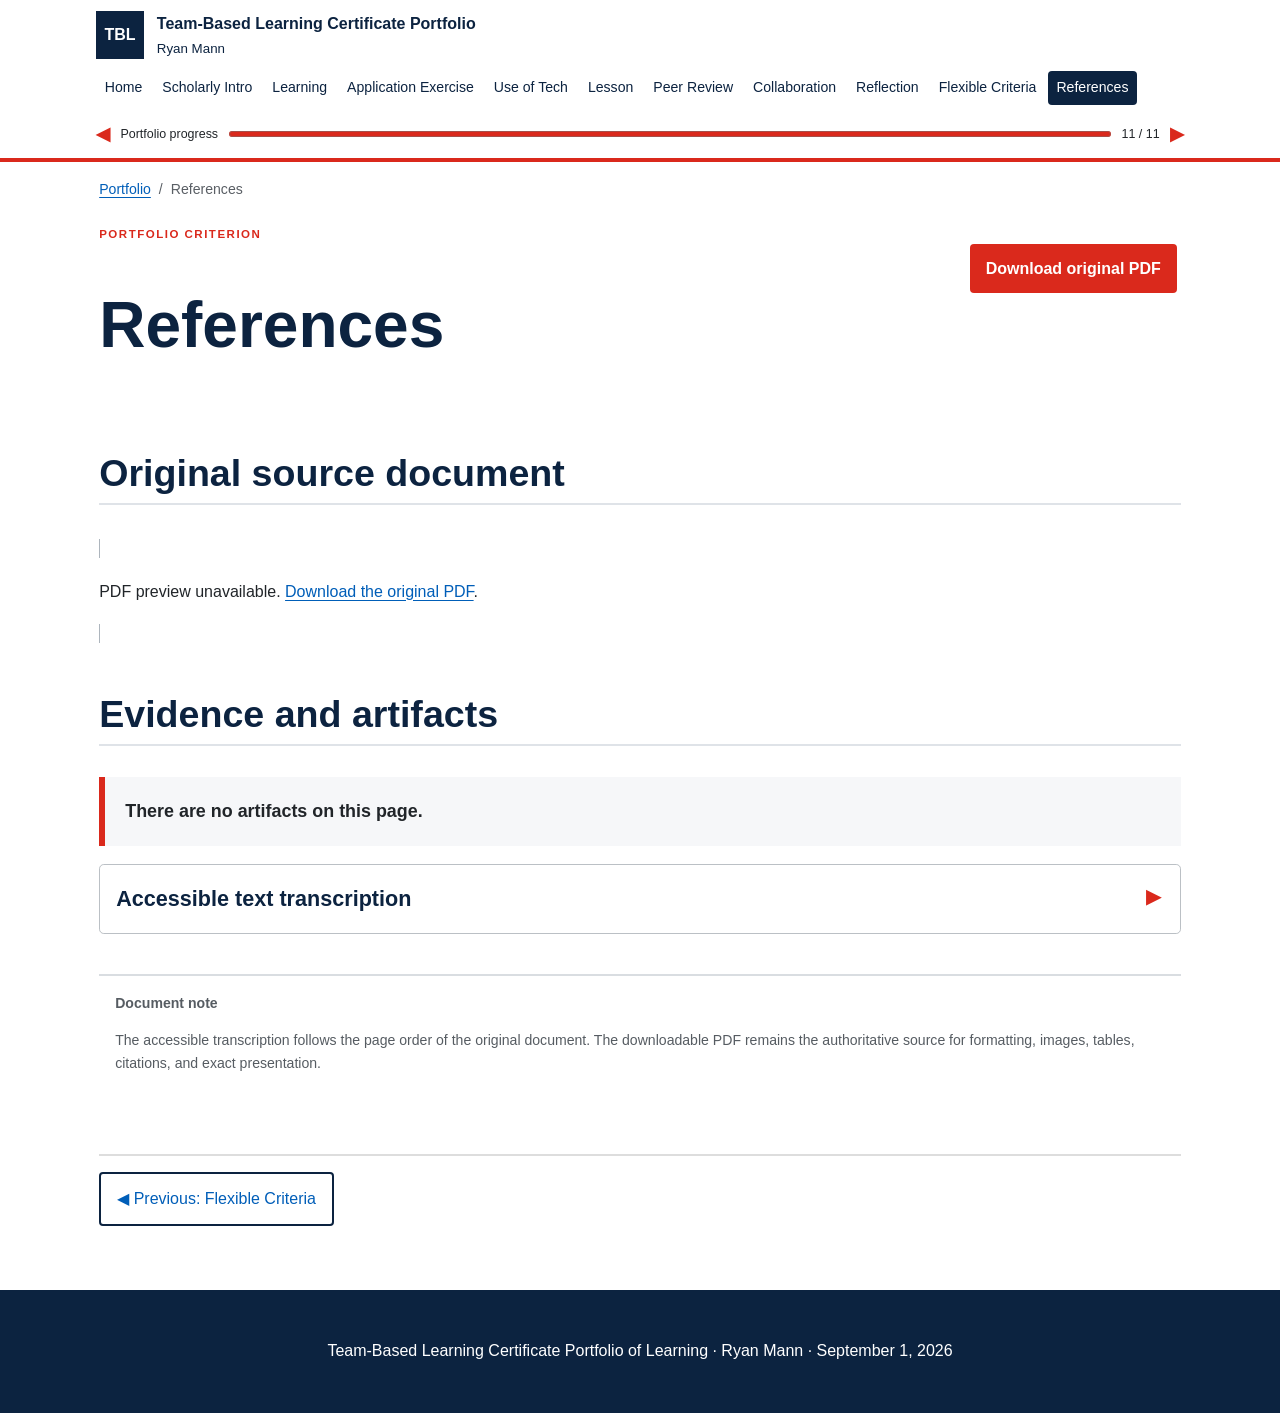
<file: references.html>
<!doctype html><html lang="en"><head><meta charset="utf-8"><meta name="viewport" content="width=device-width,initial-scale=1"><title>References | Ryan Mann TBL Portfolio</title><link rel="stylesheet" href="assets/styles.css"><script defer src="assets/site.js"></script></head><body><a class="skip" href="#main">Skip to main content</a><header class="site-header"><div class="brand"><a href="index.html"><span class="mark" aria-hidden="true">TBL</span><span><strong>Team-Based Learning Certificate Portfolio</strong><small>Ryan Mann</small></span></a></div><button class="nav-toggle" aria-expanded="false" aria-controls="site-nav">Menu</button><nav id="site-nav" class="site-nav" aria-label="Primary"><a href="index.html">Home</a><a href="scholarly-introduction.html">Scholarly Intro</a><a href="documentation.html">Learning</a><a href="application-exercise.html">Application Exercise</a><a href="technology.html">Use of Tech</a><a href="lesson-plan.html">Lesson</a><a href="peer-review.html">Peer Review</a><a href="public-sharing.html">Collaboration</a><a href="reflection.html">Reflection</a><a href="flexible-criteria.html">Flexible Criteria</a><a href="references.html" aria-current="page">References</a></nav><div class="progress-wrap"><span class="progress-arrow" aria-hidden="true">◀</span><span>Portfolio progress</span><progress max="100" value="100">100%</progress><span>11 / 11</span><span class="progress-arrow" aria-hidden="true">▶</span></div></header><main id="main"><div class="breadcrumbs"><a href="index.html">Portfolio</a><span aria-hidden="true">/</span><span>References</span></div><header class="page-heading"><div><span class="eyebrow">Portfolio criterion</span><h1>References</h1></div><a class="button document-download" href="downloads/source-documents/References - Ryan Mann.pdf" download>Download original PDF</a></header><section><h2>Original source document</h2><object class="doc-embed" data="downloads/source-documents/References - Ryan Mann.pdf" type="application/pdf"><p>PDF preview unavailable. <a href="downloads/source-documents/References - Ryan Mann.pdf">Download the original PDF</a>.</p></object></section><section><h2>Evidence and artifacts</h2><p class="no-artifacts"><strong>There are no artifacts on this page.</strong></p></section><section><details class="transcription"><summary>Accessible text transcription</summary><div class="transcription-content"><section class="page"><span class="page-label">Source page 1</span><p>References Fatmi, M., Hartling, L., Hillier, T., Campbell, S., &amp; Oswald, A. E. (2013). The effectiveness of team-based learning on learning outcomes in health professions education: BEME Guide No. 30. Medical Teacher, 35(12), e1608–e1624. https://doi.org/10.3109/0142159X.2013.849802 Hayama, R., Okura, K., Oshima, M., Hosoki, M., Suzuki, Y., Miyagi, M., Inoue, M., Iwasa, T., Dalanon, J., Raju, R., Rodis, O. M. M., &amp; Matsuka, Y. (2021). Longitudinal comparison between ﬂipped classroom and team-based learning in a prosthodontic class. Journal of Oral Health and Biosciences, 34(1), 1–10. https://doi.org/10.20738/johb.34.1_1 Hew, K. F., &amp; Lo, C. K. (2018). Flipped classroom improves student learning in health professions education: A meta-analysis. BMC Medical Education, 18, Article 38. https://doi.org/10.1186/s12909-018-1144-z Instructional Skills Workshop International Advisory Committee. (2006). Instructional skills workshop (ISW) manual. Centre for Curriculum, Transfer and Technology. https://iswcamosun.opened.ca/wp- content/uploads/sites/3143/2017/06/ISW_Manual_2006May-2012outcomes-ﬁnal.pdf Kokotsaki, D., Menzies, V., &amp; Wiggins, A. (2016). Project-based learning: A review of the literature. Improving Schools, 19(3), 267–277. https://doi.org/10.1177/1365480216659733 Learning Innovation Practice Ltd. (n.d.). The AI Assessment Scale (AIAS) (Version 2.1) [Framework]. Retrieved August 29, 2026, from https://aiassessmentscale.com/ McCarter, R. (2022). Fundamentals of team-based learning: Creating an effective TBL Module [Educational resource]. National Teaching Repository. https://doi.org/10.25416/NTR.20445102 Michaelsen, L. K., Knight, A. B., &amp; Fink, L. D. (Eds.). (2002). Team-based learning: A transformative use of small groups in college teaching. Praeger. Michaelsen, L. K., &amp; Sweet, M. (2008). The essential elements of team-based learning. New Directions for Teaching and Learning, 2008(116), 7–27. https://doi.org/10.1002/tl.330</p></section><section class="page"><span class="page-label">Source page 2</span><p>Parmelee, D., Michaelsen, L. K., Cook, S., &amp; Hudes, P. D. (2012). Team-based learning: A practical guide: AMEE Guide No. 65. Medical Teacher, 34(5), e275–e287. https://doi.org/10.3109/0142159X.2012.651179 Perkins, M., Roe, J., &amp; Furze, L. (2025). Reimagining the Artiﬁcial Intelligence Assessment Scale: A reﬁned framework for educational assessment. Journal of University Teaching and Learning Practice, 22(7). https://doi.org/10.53761/rrm4y757 Swanson, E., McCulley, L. V., Osman, D. J., Lewis, N. S., &amp; Solis, M. (2019). The effect of team-based learning on content knowledge: A meta-analysis. Active Learning in Higher Education, 20(1), 39– 50. https://doi.org/10.1177/1469787417731201 Wiggins, G., &amp; McTighe, J. (2005). Understanding by design (Expanded 2nd ed.). Association for Supervision and Curriculum Development. Zhang, W., Wei, J., Guo, W., Wang, Z., &amp; Chen, S. (2024). Comparing the effects of team-based and problem-based learning strategies in medical education: A systematic review. BMC Medical Education, 24, Article 172. https://doi.org/10.1186/s12909-024-05107-9</p></section></div></details></section><aside class="reproduction-note"><strong>Document note</strong><p>The accessible transcription follows the page order of the original document. The downloadable PDF remains the authoritative source for formatting, images, tables, citations, and exact presentation.</p></aside><nav class="prev-next" aria-label="Sequential portfolio navigation"><a href="flexible-criteria.html"><span aria-hidden="true">◀</span> Previous: Flexible Criteria</a><span></span></nav></main><footer><p>Team-Based Learning Certificate Portfolio of Learning · Ryan Mann · September 1, 2026</p></footer><dialog id="lightbox"><button class="close" aria-label="Close enlarged image">Close ×</button><img alt=""><p></p></dialog></body></html>
</file>
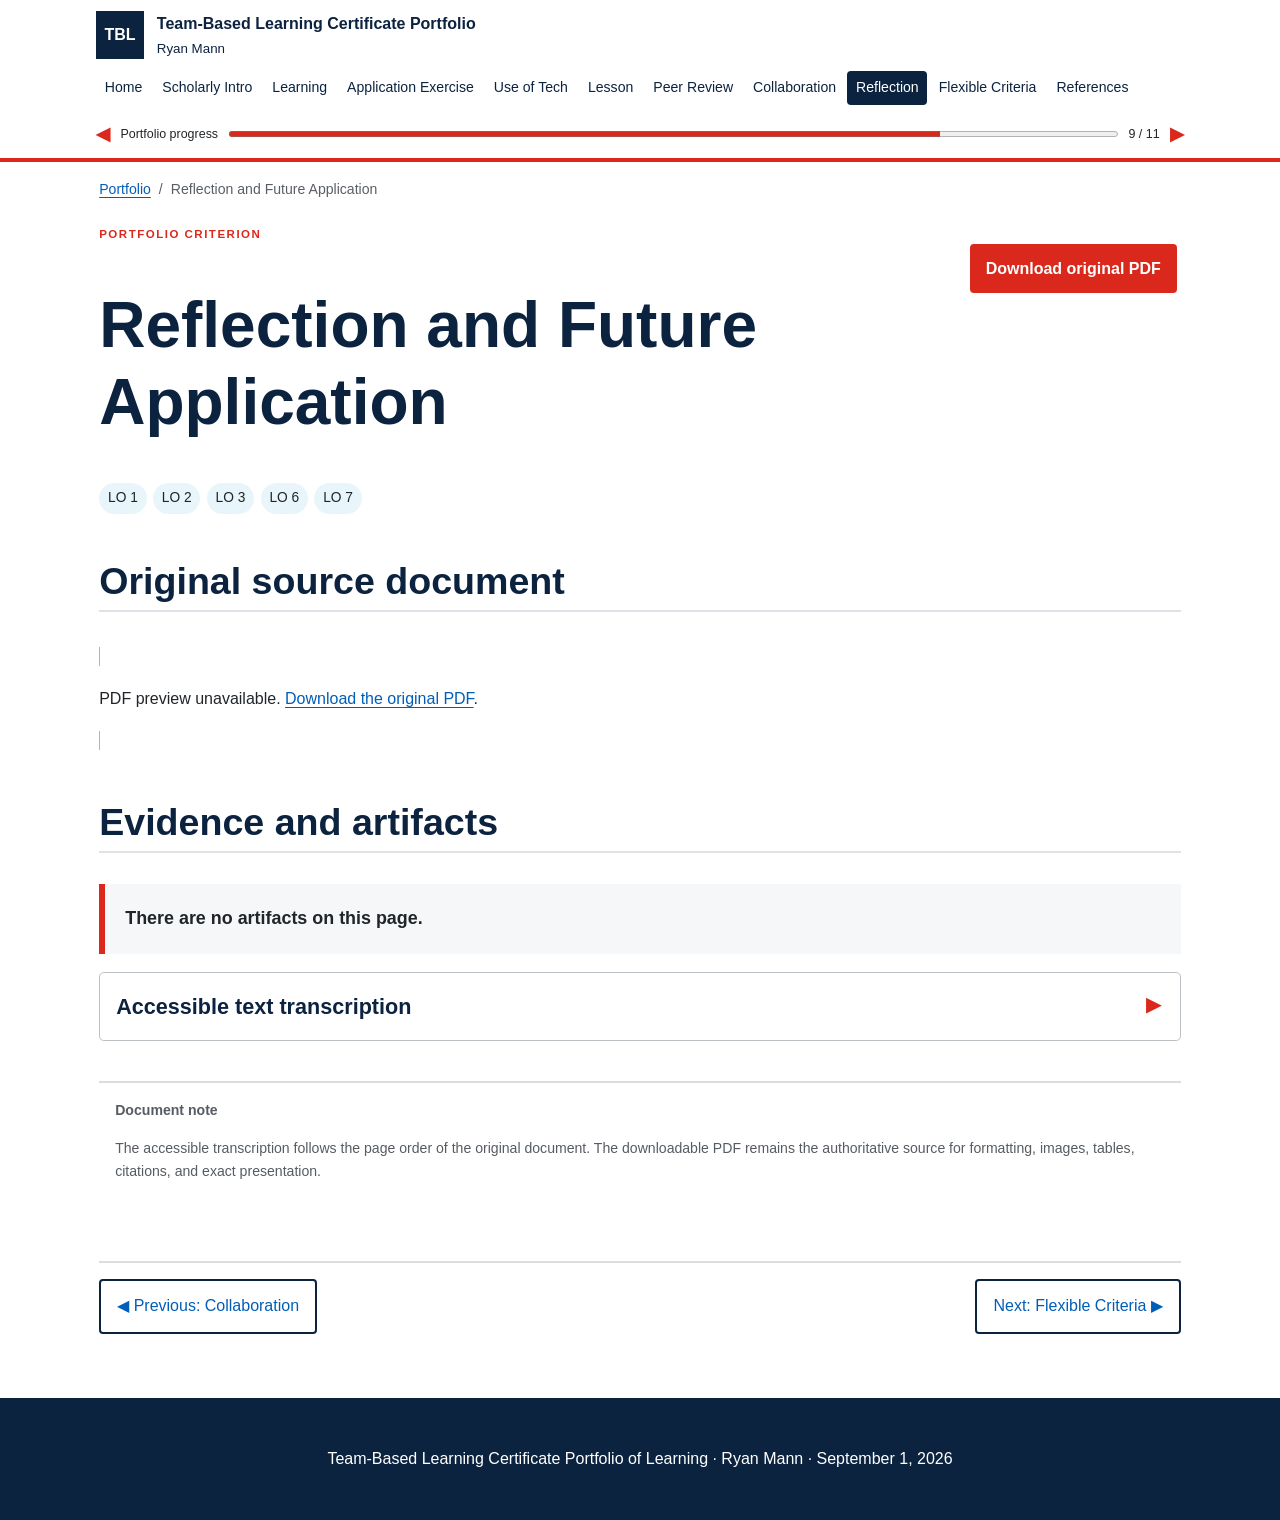
<file: reflection.html>
<!doctype html><html lang="en"><head><meta charset="utf-8"><meta name="viewport" content="width=device-width,initial-scale=1"><title>Reflection and Future Application | Ryan Mann TBL Portfolio</title><link rel="stylesheet" href="assets/styles.css"><script defer src="assets/site.js"></script></head><body><a class="skip" href="#main">Skip to main content</a><header class="site-header"><div class="brand"><a href="index.html"><span class="mark" aria-hidden="true">TBL</span><span><strong>Team-Based Learning Certificate Portfolio</strong><small>Ryan Mann</small></span></a></div><button class="nav-toggle" aria-expanded="false" aria-controls="site-nav">Menu</button><nav id="site-nav" class="site-nav" aria-label="Primary"><a href="index.html">Home</a><a href="scholarly-introduction.html">Scholarly Intro</a><a href="documentation.html">Learning</a><a href="application-exercise.html">Application Exercise</a><a href="technology.html">Use of Tech</a><a href="lesson-plan.html">Lesson</a><a href="peer-review.html">Peer Review</a><a href="public-sharing.html">Collaboration</a><a href="reflection.html" aria-current="page">Reflection</a><a href="flexible-criteria.html">Flexible Criteria</a><a href="references.html">References</a></nav><div class="progress-wrap"><span class="progress-arrow" aria-hidden="true">◀</span><span>Portfolio progress</span><progress max="100" value="80">80%</progress><span>9 / 11</span><span class="progress-arrow" aria-hidden="true">▶</span></div></header><main id="main"><div class="breadcrumbs"><a href="index.html">Portfolio</a><span aria-hidden="true">/</span><span>Reflection and Future Application</span></div><header class="page-heading"><div><span class="eyebrow">Portfolio criterion</span><h1>Reflection and Future Application</h1><div class="lo-tags"><span class="tag">LO 1</span><span class="tag">LO 2</span><span class="tag">LO 3</span><span class="tag">LO 6</span><span class="tag">LO 7</span></div></div><a class="button document-download" href="downloads/source-documents/Reflection and Future Application - Ryan Mann.pdf" download>Download original PDF</a></header><section><h2>Original source document</h2><object class="doc-embed" data="downloads/source-documents/Reflection and Future Application - Ryan Mann.pdf" type="application/pdf"><p>PDF preview unavailable. <a href="downloads/source-documents/Reflection and Future Application - Ryan Mann.pdf">Download the original PDF</a>.</p></object></section><section><h2>Evidence and artifacts</h2><p class="no-artifacts"><strong>There are no artifacts on this page.</strong></p></section><section><details class="transcription"><summary>Accessible text transcription</summary><div class="transcription-content"><section class="page"><span class="page-label">Source page 1</span><p>Reﬂection and Future Application One of the things I appreciate most about Team-Based Learning (TBL) is how thoughtful and intentional the process is. Each stage has a clear purpose, from preparing students before class to individual accountability, team discussion, application, and feedback (Michaelsen &amp; Sweet, 2008). While I do not see myself adopting the full TBL model, several elements could strengthen my approach to active and collaborative learning. I particularly value the accountability built into the iRAT and tRAT process. Students must ﬁrst demonstrate that they have engaged with the pre-class learning before revisiting the same questions as a team. This iterative process makes individual thinking visible before students learn through discussion with their peers (Michaelsen &amp; Sweet, 2008; Parmelee et al., 2012). The immediate feedback during the tRAT is brilliant because students can address misconceptions while they are still engaged with the content. The resulting data also provides valuable formative assessment. Rather than reteaching everything, I can focus on speciﬁc muddy points without turning the class back into a full-blown lecture. Many of the features within LAMS support this process well, including the scratch cards, student-response data, and ability to share burning questions. That said, I found LAMS quite clunky as an in-class tool. Waiting for teams to organize, select leaders, open gates, and reach the same stage consumed a fair amount of class time. Proﬁciency would likely improve this, but I would want the technology to become much more invisible within the learning experience. If managing the system adds too much cognitive load or interrupts the ﬂow of discussion, it begins to work against the active learning it is intended to support. My greatest hesitation with TBL is its uniformity. Its structure is part of why it works, but I also think it can quench creativity. The 4S framework, signiﬁcant problem, same problem, speciﬁc choice, and simultaneous reveal, is the structure which application exercises should follow (Michaelsen &amp; Sweet, 2008). Within the 4S framework, I strongly agree with Signiﬁcant Problem and Same Problem. Meaningful and authentic problems are important for student engagement, while having teams address the same problem creates a shared foundation for discussion. Simultaneous Reporting also requires teams to commit to their thinking before hearing from others, making differences in reasoning visible and creating richer opportunities for discussion. Speciﬁc Choice is where I struggle. I can see its value when students are evaluating deﬁned alternatives because the constraint forces teams to compare options, make a decision, and defend their reasoning.</p></section><section class="page"><span class="page-label">Source page 2</span><p>However, it may also place boundaries around higher-level creative thinking. Instead of asking students to determine what a solution could be, we ask them to choose which of our solutions is best. The issue is therefore one of alignment. Speciﬁc Choice seems well suited to learning outcomes focused on evaluation and decision-making, but less appropriate when I want students to generate possibilities I may not have anticipated. The module also reinforced TBL’s connection to ﬂipped learning. Flipped approaches depend on students engaging with the learning before class, and TBL addresses this through built-in accountability (Hew &amp; Lo, 2018; Michaelsen &amp; Sweet, 2008). However, pre-class learning must also be purposeful, manageable, and clearly connected to what students will do with it. Accountability cannot compensate for poorly designed preparation. The readiness assurance process works because the preparation, assessment, and application activities are constructively aligned (Parmelee et al., 2012). Ultimately, I am unlikely to use TBL exactly as designed, but I do not think I need to. I can incorporate several of its principles into my practice, particularly intentional team formation, stronger accountability for pre-class learning, and three elements of the 4S framework. In a future workshop, I plan to trial a short individual quiz followed by team re-evaluation. I can compare the individual and team responses to identify misconceptions and determine what requires further discussion. I would also gather brief student feedback to evaluate whether the process improved preparation and the quality of team discussion. For me, the value of TBL is not in adopting the entire framework, but in using its strongest elements to make active and collaborative learning more intentional and effective.</p></section></div></details></section><aside class="reproduction-note"><strong>Document note</strong><p>The accessible transcription follows the page order of the original document. The downloadable PDF remains the authoritative source for formatting, images, tables, citations, and exact presentation.</p></aside><nav class="prev-next" aria-label="Sequential portfolio navigation"><a href="public-sharing.html"><span aria-hidden="true">◀</span> Previous: Collaboration</a><a href="flexible-criteria.html">Next: Flexible Criteria <span aria-hidden="true">▶</span></a></nav></main><footer><p>Team-Based Learning Certificate Portfolio of Learning · Ryan Mann · September 1, 2026</p></footer><dialog id="lightbox"><button class="close" aria-label="Close enlarged image">Close ×</button><img alt=""><p></p></dialog></body></html>
</file>
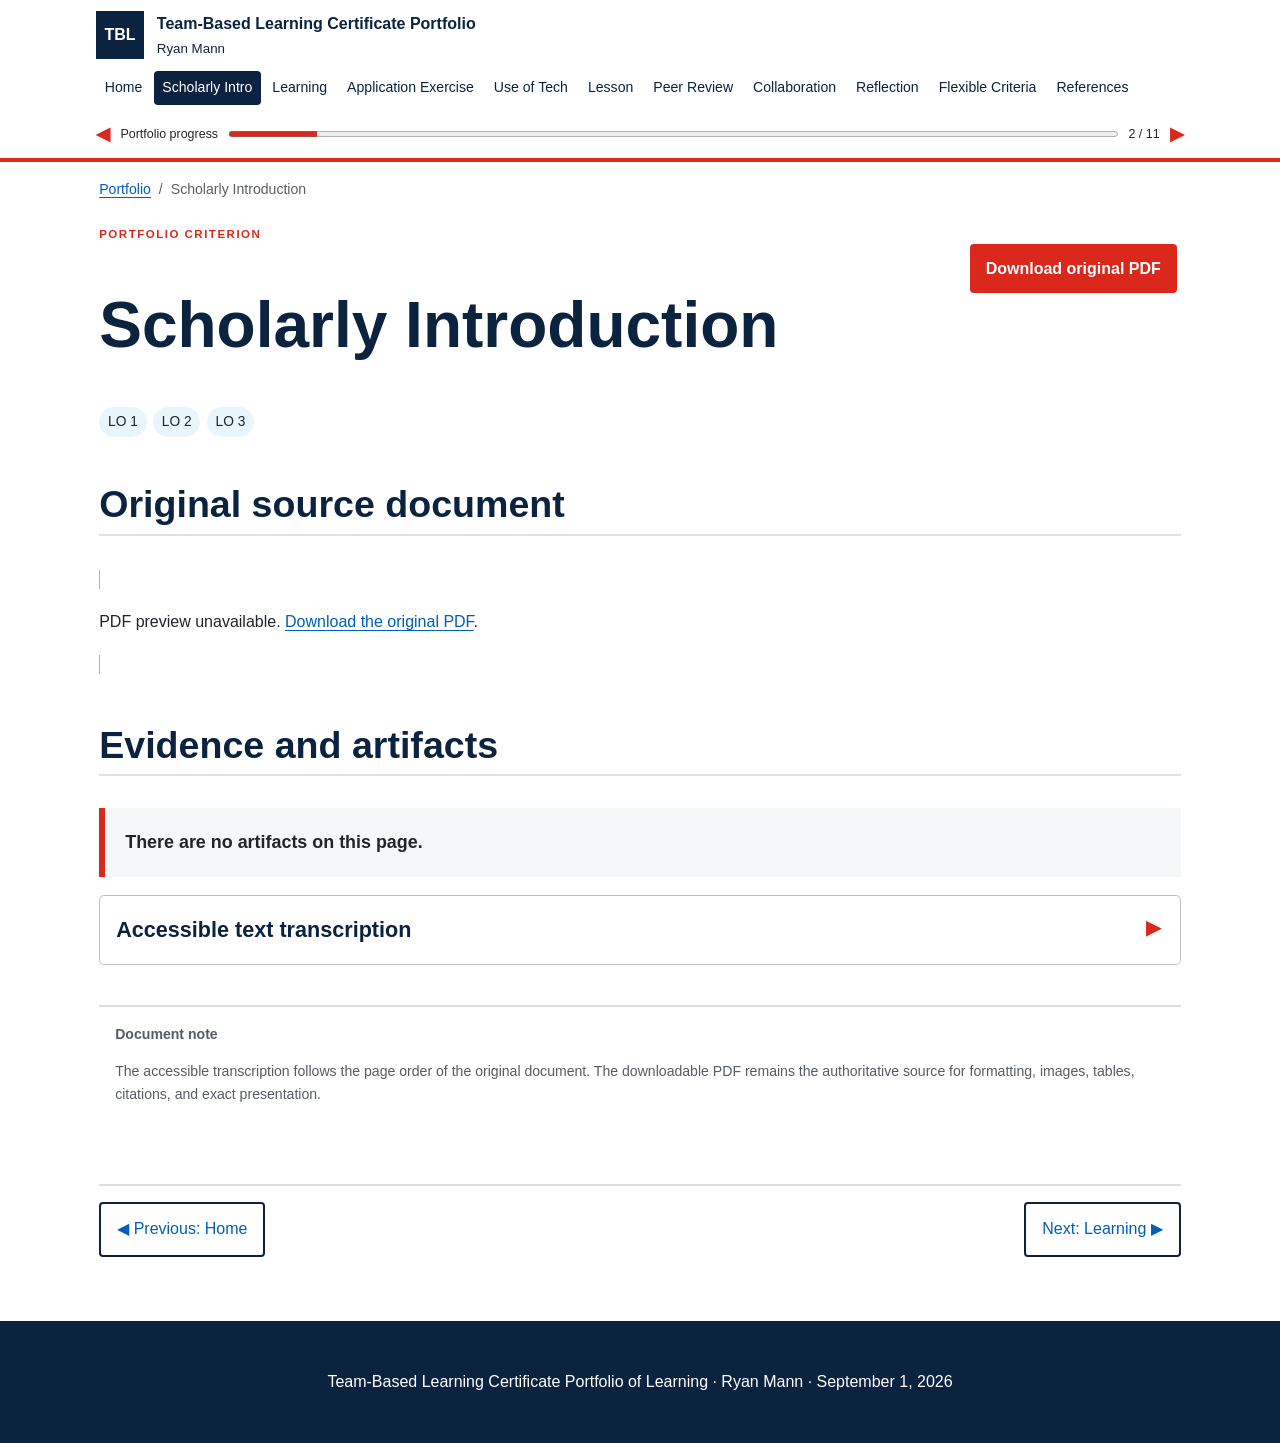
<file: scholarly-introduction.html>
<!doctype html><html lang="en"><head><meta charset="utf-8"><meta name="viewport" content="width=device-width,initial-scale=1"><title>Scholarly Introduction | Ryan Mann TBL Portfolio</title><link rel="stylesheet" href="assets/styles.css"><script defer src="assets/site.js"></script></head><body><a class="skip" href="#main">Skip to main content</a><header class="site-header"><div class="brand"><a href="index.html"><span class="mark" aria-hidden="true">TBL</span><span><strong>Team-Based Learning Certificate Portfolio</strong><small>Ryan Mann</small></span></a></div><button class="nav-toggle" aria-expanded="false" aria-controls="site-nav">Menu</button><nav id="site-nav" class="site-nav" aria-label="Primary"><a href="index.html">Home</a><a href="scholarly-introduction.html" aria-current="page">Scholarly Intro</a><a href="documentation.html">Learning</a><a href="application-exercise.html">Application Exercise</a><a href="technology.html">Use of Tech</a><a href="lesson-plan.html">Lesson</a><a href="peer-review.html">Peer Review</a><a href="public-sharing.html">Collaboration</a><a href="reflection.html">Reflection</a><a href="flexible-criteria.html">Flexible Criteria</a><a href="references.html">References</a></nav><div class="progress-wrap"><span class="progress-arrow" aria-hidden="true">◀</span><span>Portfolio progress</span><progress max="100" value="10">10%</progress><span>2 / 11</span><span class="progress-arrow" aria-hidden="true">▶</span></div></header><main id="main"><div class="breadcrumbs"><a href="index.html">Portfolio</a><span aria-hidden="true">/</span><span>Scholarly Introduction</span></div><header class="page-heading"><div><span class="eyebrow">Portfolio criterion</span><h1>Scholarly Introduction</h1><div class="lo-tags"><span class="tag">LO 1</span><span class="tag">LO 2</span><span class="tag">LO 3</span></div></div><a class="button document-download" href="downloads/source-documents/Scholarly Introduction to TBL - Ryan Mann.pdf" download>Download original PDF</a></header><section><h2>Original source document</h2><object class="doc-embed" data="downloads/source-documents/Scholarly Introduction to TBL - Ryan Mann.pdf" type="application/pdf"><p>PDF preview unavailable. <a href="downloads/source-documents/Scholarly Introduction to TBL - Ryan Mann.pdf">Download the original PDF</a>.</p></object></section><section><h2>Evidence and artifacts</h2><p class="no-artifacts"><strong>There are no artifacts on this page.</strong></p></section><section><details class="transcription"><summary>Accessible text transcription</summary><div class="transcription-content"><section class="page"><span class="page-label">Source page 1</span><p>Team-Based Learning: Scholarly Introduction Team-Based Learning (TBL) is a structured active-learning methodology designed to promote student preparation, collaboration, and the application of knowledge. Originally developed by Larry Michaelsen for use in large university classes, TBL sought to retain the beneﬁts of small-group learning while working within the realities of larger class sizes (Michaelsen et al., 2002; Parmelee et al., 2012). Rather than positioning the instructor as the person responsible for delivering content, TBL shifts greater responsibility for initial knowledge acquisition to students and creates more classroom time for collaborative learning and application. Importantly, TBL is more than simply adding group activities to a traditional classroom. Michaelsen and Sweet (2008) describe TBL as an integrated instructional strategy in which each component supports the others. It is this deliberate structure, rather than simply the presence of teams, that distinguishes TBL from more informal approaches to collaborative learning. The TBL learning cycle begins with assigned pre-class student preparation, followed by a readiness assurance process and team application exercises (Michaelsen &amp; Sweet, 2008; Parmelee et al., 2012). Students ﬁrst complete an Individual Readiness Assurance Test (iRAT) before completing the same assessment collaboratively through a Team Readiness Assurance Test (tRAT). This sequence creates both individual and team accountability while providing immediate feedback and opportunities for peer-to-peer learning. Following a brief clariﬁcation of challenging concepts from the instructor, students move into application exercises structured around four principles referred to as the 4S Framework: a signiﬁcant problem, the same problem for all teams, a speciﬁc choice, and simultaneous reporting (Michaelsen &amp; Sweet, 2008). Together, these elements create a learning environment where students are expected to come prepared, contribute to their team, make decisions, defend their thinking, and apply their knowledge to meaningful problems. The strength of TBL, therefore, is not found in any one of these activities, but in how preparation, accountability, feedback, discussion, and application are intentionally connected. TBL shares characteristics with other active, learner-focused approaches, including ﬂipped learning, problem-based learning (PBL), and project-based learning (PjBL), but differs in the degree and purpose of its instructional structure. Like ﬂipped learning, TBL moves much of the initial engagement with course content outside of class so that class time can focus on active application. Research suggests that ﬂipped learning can improve student achievement, particularly when pre-class preparation is reinforced through structured in-class activities such as quizzes (Hew &amp; Lo, 2018). TBL takes this further by making readiness</p></section><section class="page"><span class="page-label">Source page 2</span><p>assurance, stable teams, immediate feedback, and structured application central to the learning process. PBL, in comparison, places greater emphasis on student-directed inquiry into complex and often open- ended problems, while TBL provides common preparation and a more standardized learning experience (Parmelee et al., 2012). Recent comparative evidence suggests that TBL may produce stronger theoretical knowledge and teamwork outcomes than PBL, although these advantages do not consistently extend to practical skills, learning interest, or understanding (Zhang et al., 2024). PjBL also emphasizes collaborative and authentic learning but generally involves extended inquiry leading to the development of a product or solution (Kokotsaki et al., 2016). Rather than viewing these approaches as competing methodologies, the literature suggests their value is better considered in relation to the learning outcomes they are intended to support. From this perspective, TBL offers a particularly structured approach for moving students from foundational knowledge toward collaborative application. Research generally supports TBL as an effective approach to post-secondary learning, although the strength of that evidence depends on the outcome being examined. Fatmi et al. (2013) found that TBL may improve knowledge scores, but learner reactions were mixed and the evidence base was limited by methodological weaknesses. Swanson et al. (2019) reported a moderate positive mean effect on content knowledge (g = 0.55), but none of the included studies met all ﬁve design indicators used in the review. The results suggest that TBL is effective when its elements work together, although it remains unclear which elements contribute most to the effect. These ﬁndings provide support for the combination of preparation, individual accountability, peer discussion, and immediate feedback that underpins the TBL model. TBL may therefore be particularly useful when students need to develop a common body of foundational knowledge before applying that knowledge collaboratively. However, positive ﬁndings should not be interpreted as evidence that TBL is universally more effective than other active-learning approaches. Much of the empirical research on TBL has also been conducted within medicine and health-professions education (Fatmi et al., 2013; Swanson et al., 2019), which raises questions about how readily these ﬁndings can be generalized across other post-secondary disciplines and learning environments. Direct comparisons with other active-learning approaches further complicate claims that TBL is inherently superior. Comparisons between TBL and ﬂipped learning, for example, have identiﬁed differences in student preparation, attitudes, and perceptions of teaching without necessarily ﬁnding signiﬁcant differences in ﬁnal examination performance (Hayama et al., 2021). Similarly, comparisons between TBL and PBL suggest that the relative effectiveness of each approach depends partly on what is being measured, with TBL showing advantages in some knowledge and teamwork outcomes but not across all</p></section><section class="page"><span class="page-label">Source page 3</span><p>areas of learning (Zhang et al., 2024). This distinction is important when considering TBL from an educator&#x27;s perspective. The question is not simply whether TBL produces better results than another methodology, but whether its structures support the knowledge, skills, and behaviours students are expected to develop. The available evidence supports TBL primarily as a deliberately structured approach to active learning rather than as a replacement for other student-centred methodologies. Overall, the literature positions TBL as a structured approach to active and collaborative learning in which preparation, accountability, immediate feedback, and application are intentionally connected (Michaelsen &amp; Sweet, 2008). Research provides meaningful support for its effectiveness, particularly in relation to content knowledge and teamwork, while also demonstrating that outcomes depend on context, implementation, and what is being measured (Swanson et al., 2019; Zhang et al., 2024). This suggests that the value of TBL lies less in whether it is superior to other active-learning approaches and more in the intentionality of its design and its alignment with intended learning outcomes. This portfolio documents my participation and development as a TBL facilitator through the design, application, facilitation, and learning activities completed during the TBL Certiﬁcate module.</p></section></div></details></section><aside class="reproduction-note"><strong>Document note</strong><p>The accessible transcription follows the page order of the original document. The downloadable PDF remains the authoritative source for formatting, images, tables, citations, and exact presentation.</p></aside><nav class="prev-next" aria-label="Sequential portfolio navigation"><a href="index.html"><span aria-hidden="true">◀</span> Previous: Home</a><a href="documentation.html">Next: Learning <span aria-hidden="true">▶</span></a></nav></main><footer><p>Team-Based Learning Certificate Portfolio of Learning · Ryan Mann · September 1, 2026</p></footer><dialog id="lightbox"><button class="close" aria-label="Close enlarged image">Close ×</button><img alt=""><p></p></dialog></body></html>
</file>
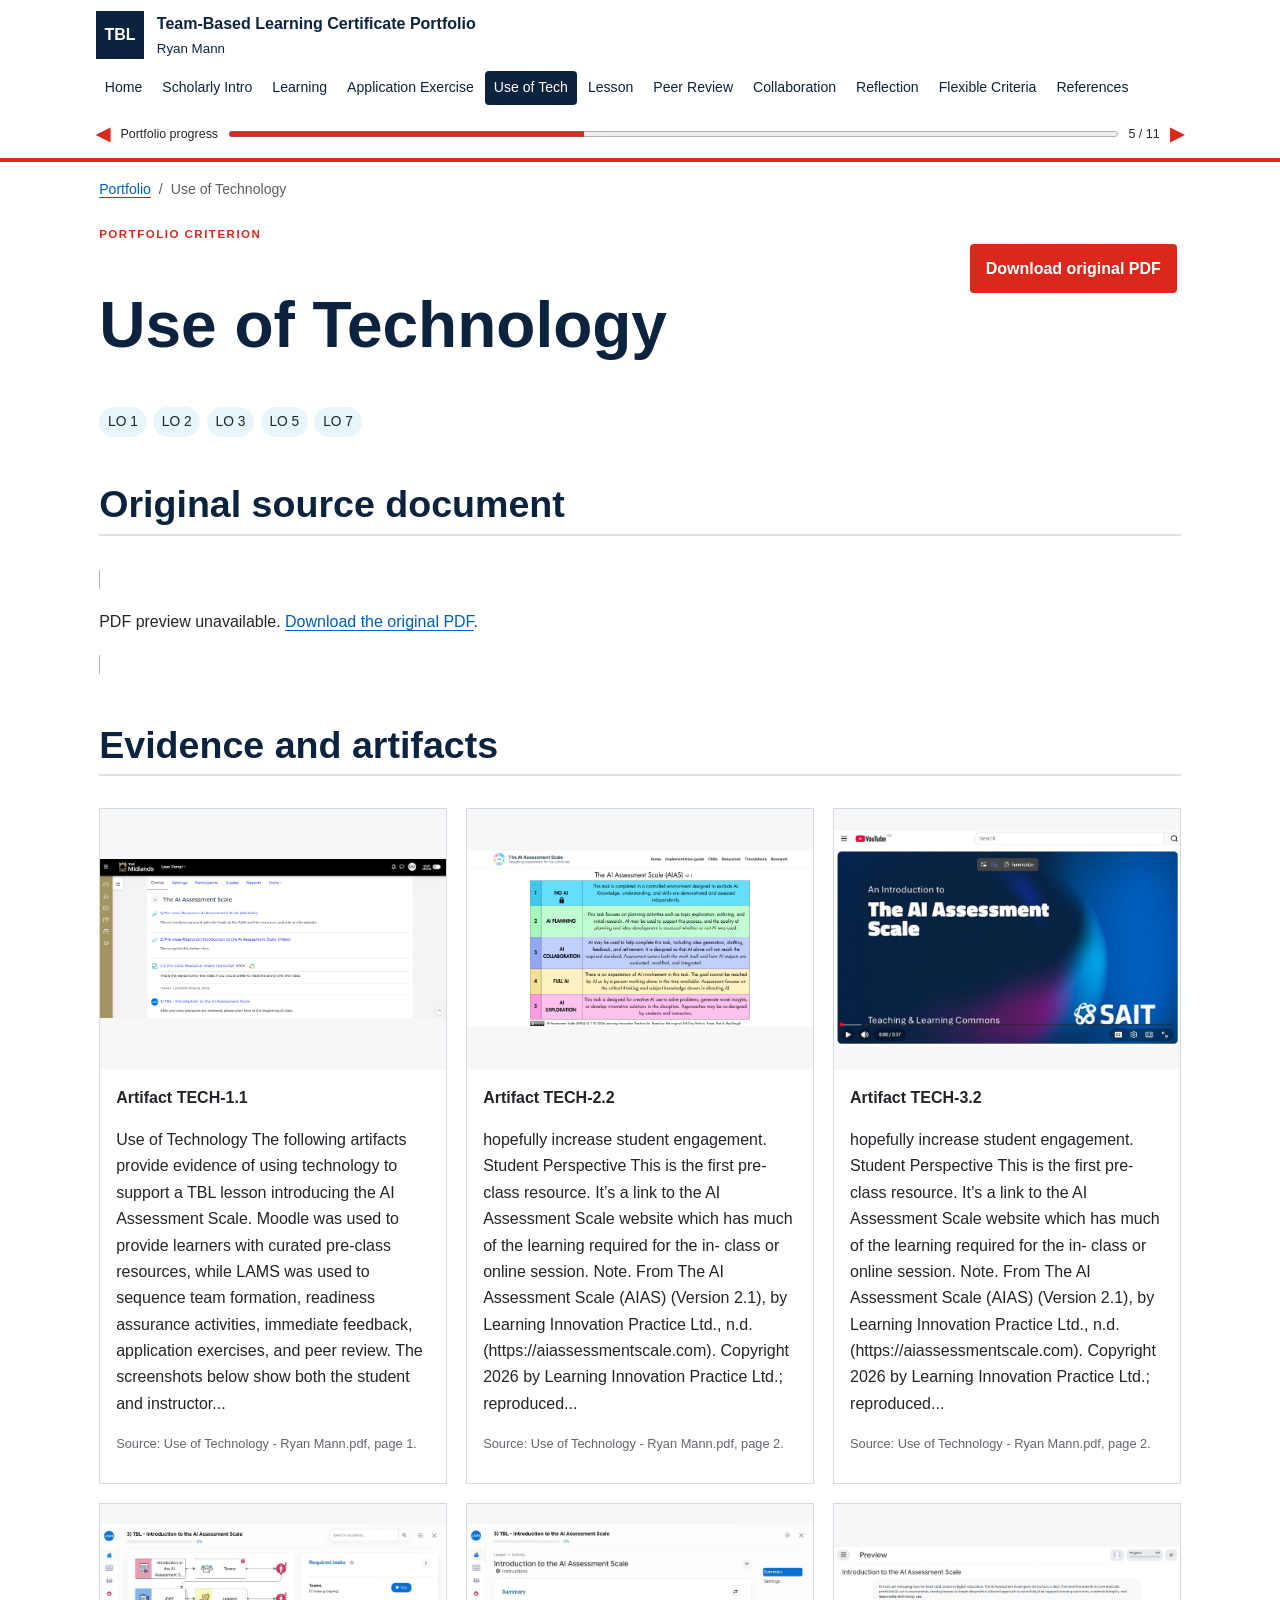
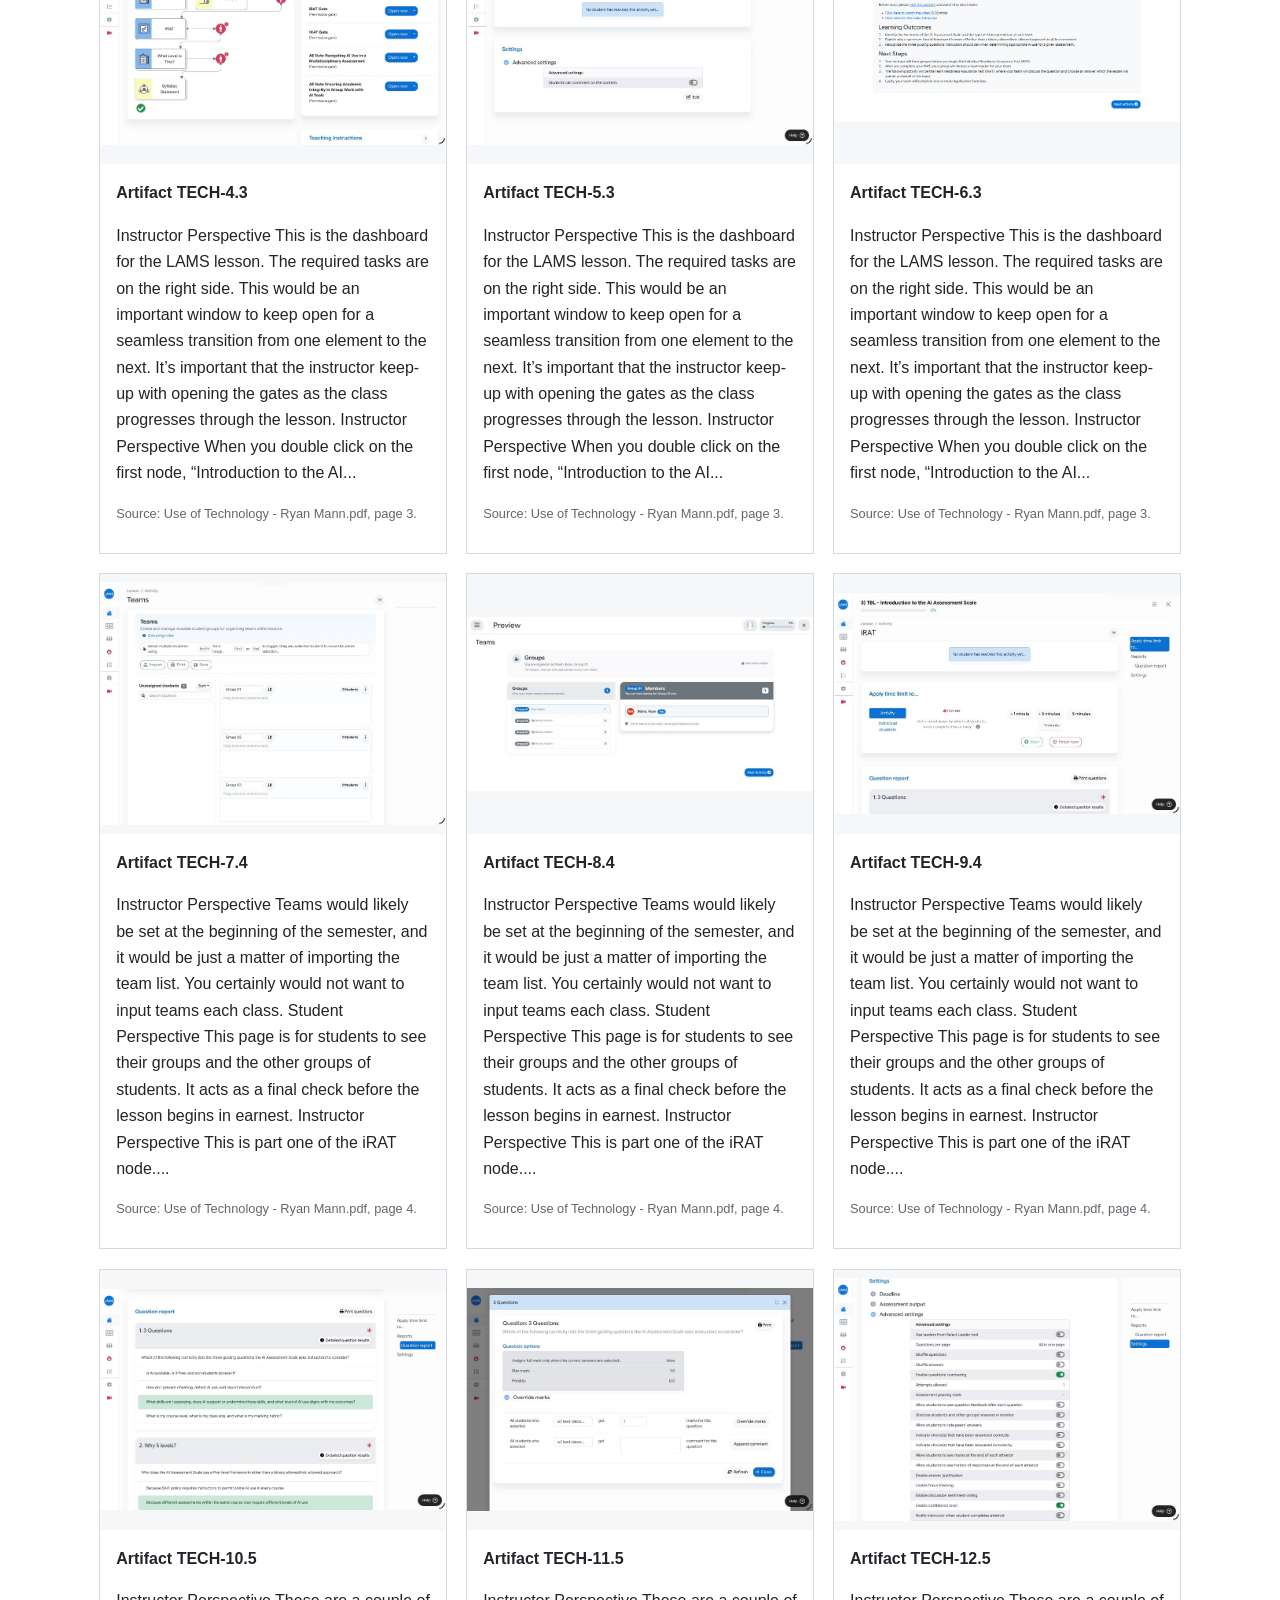
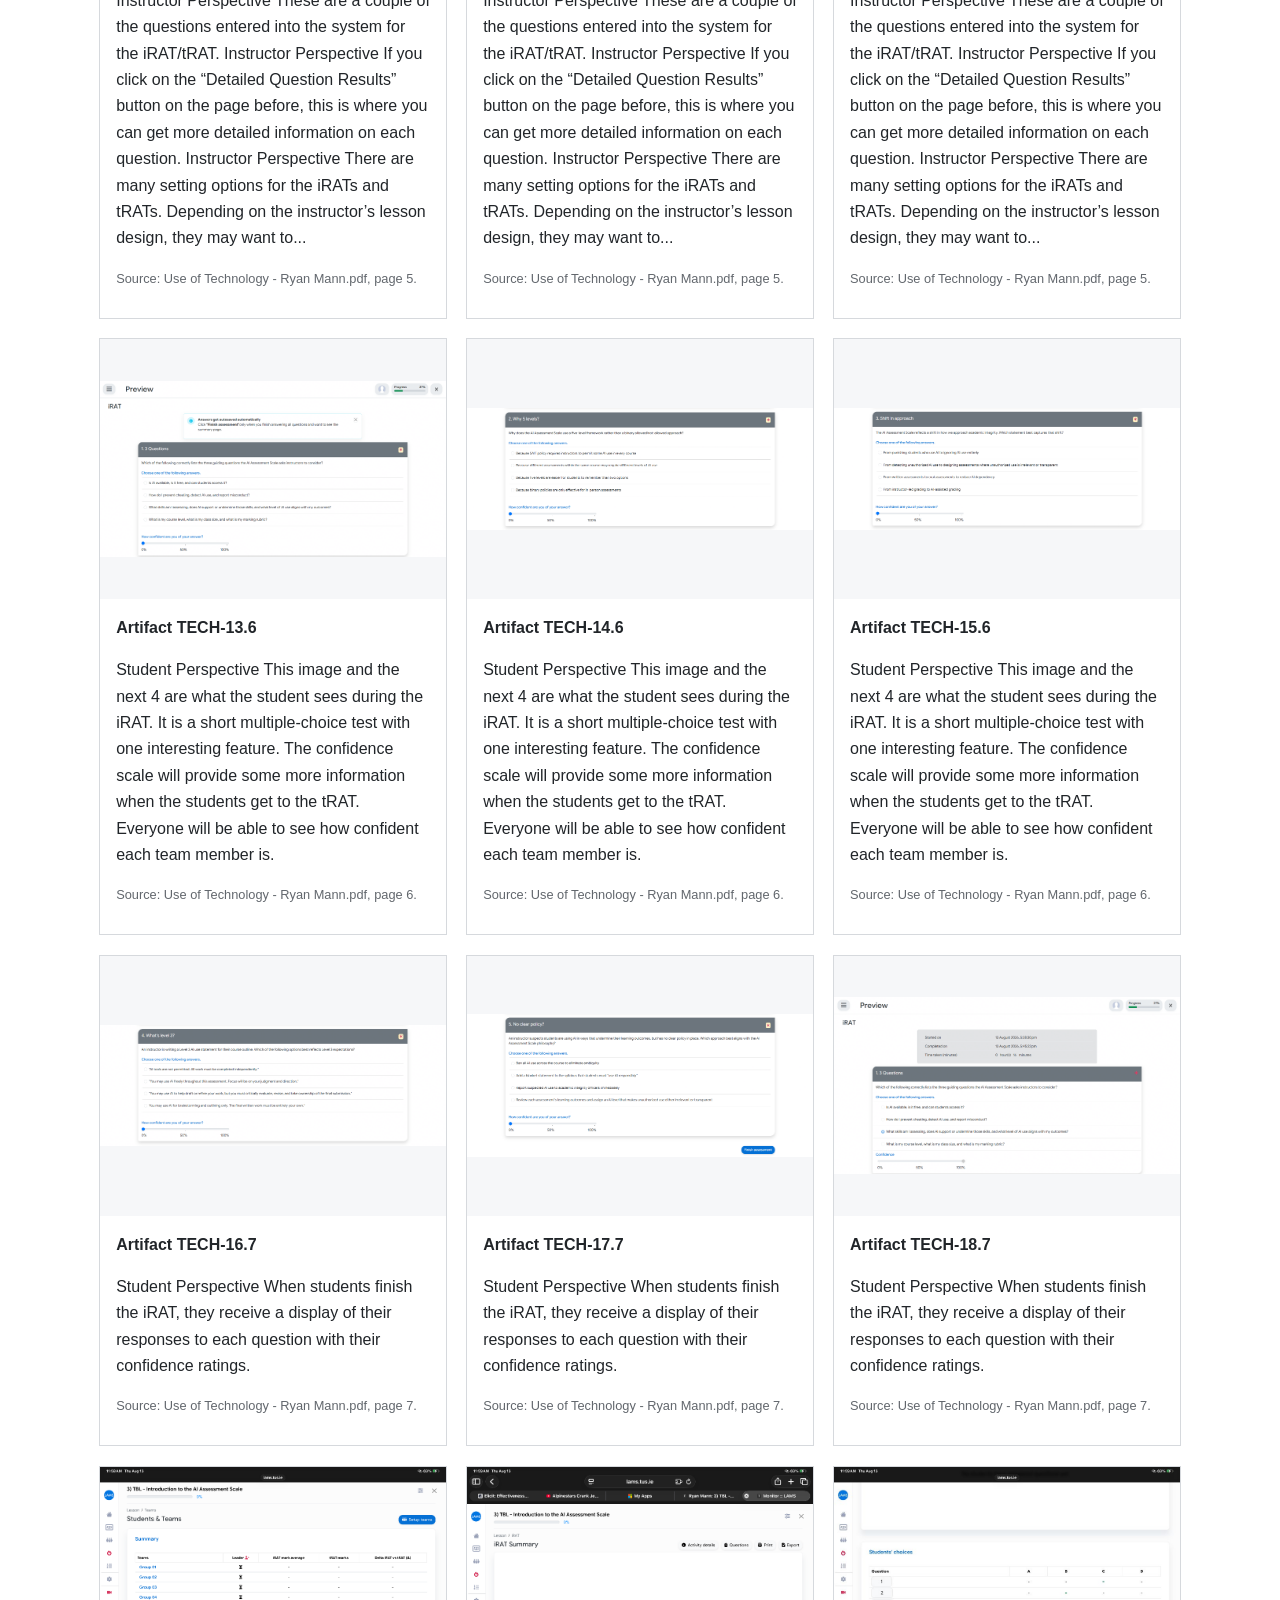
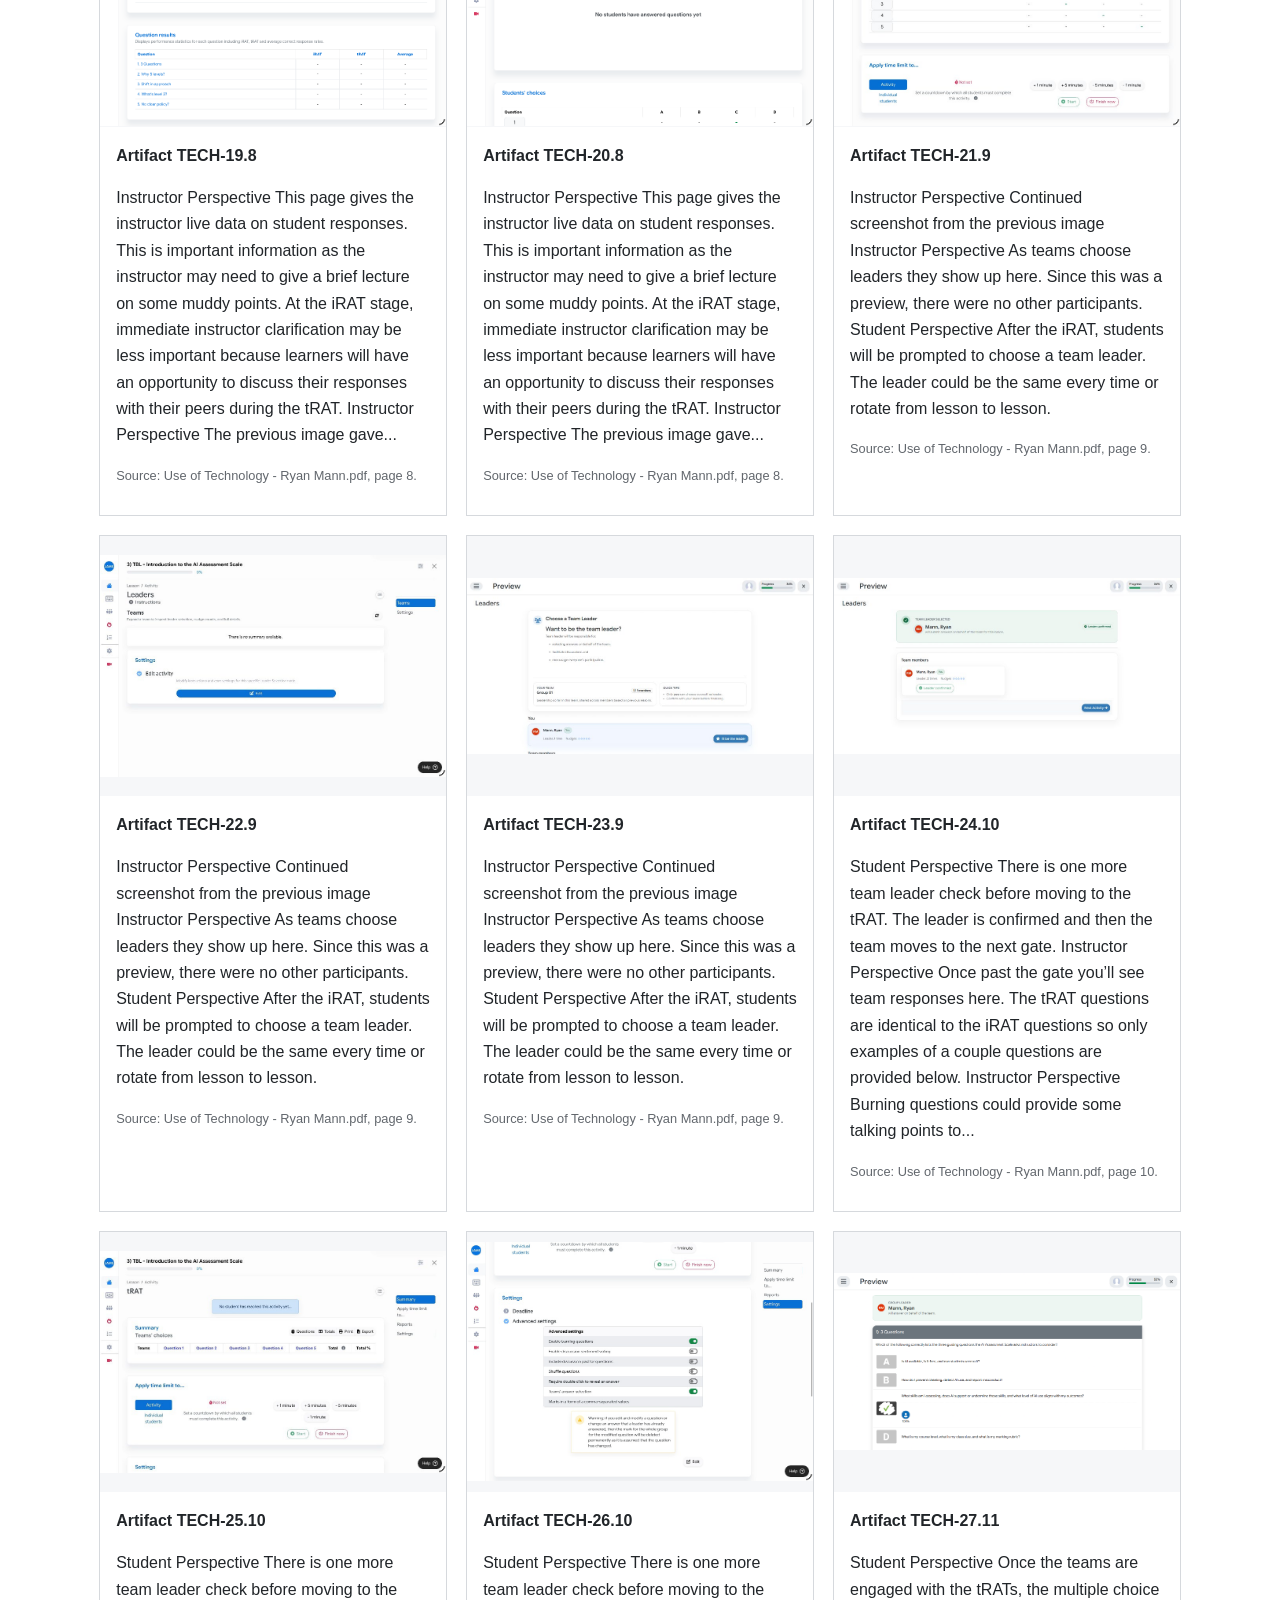
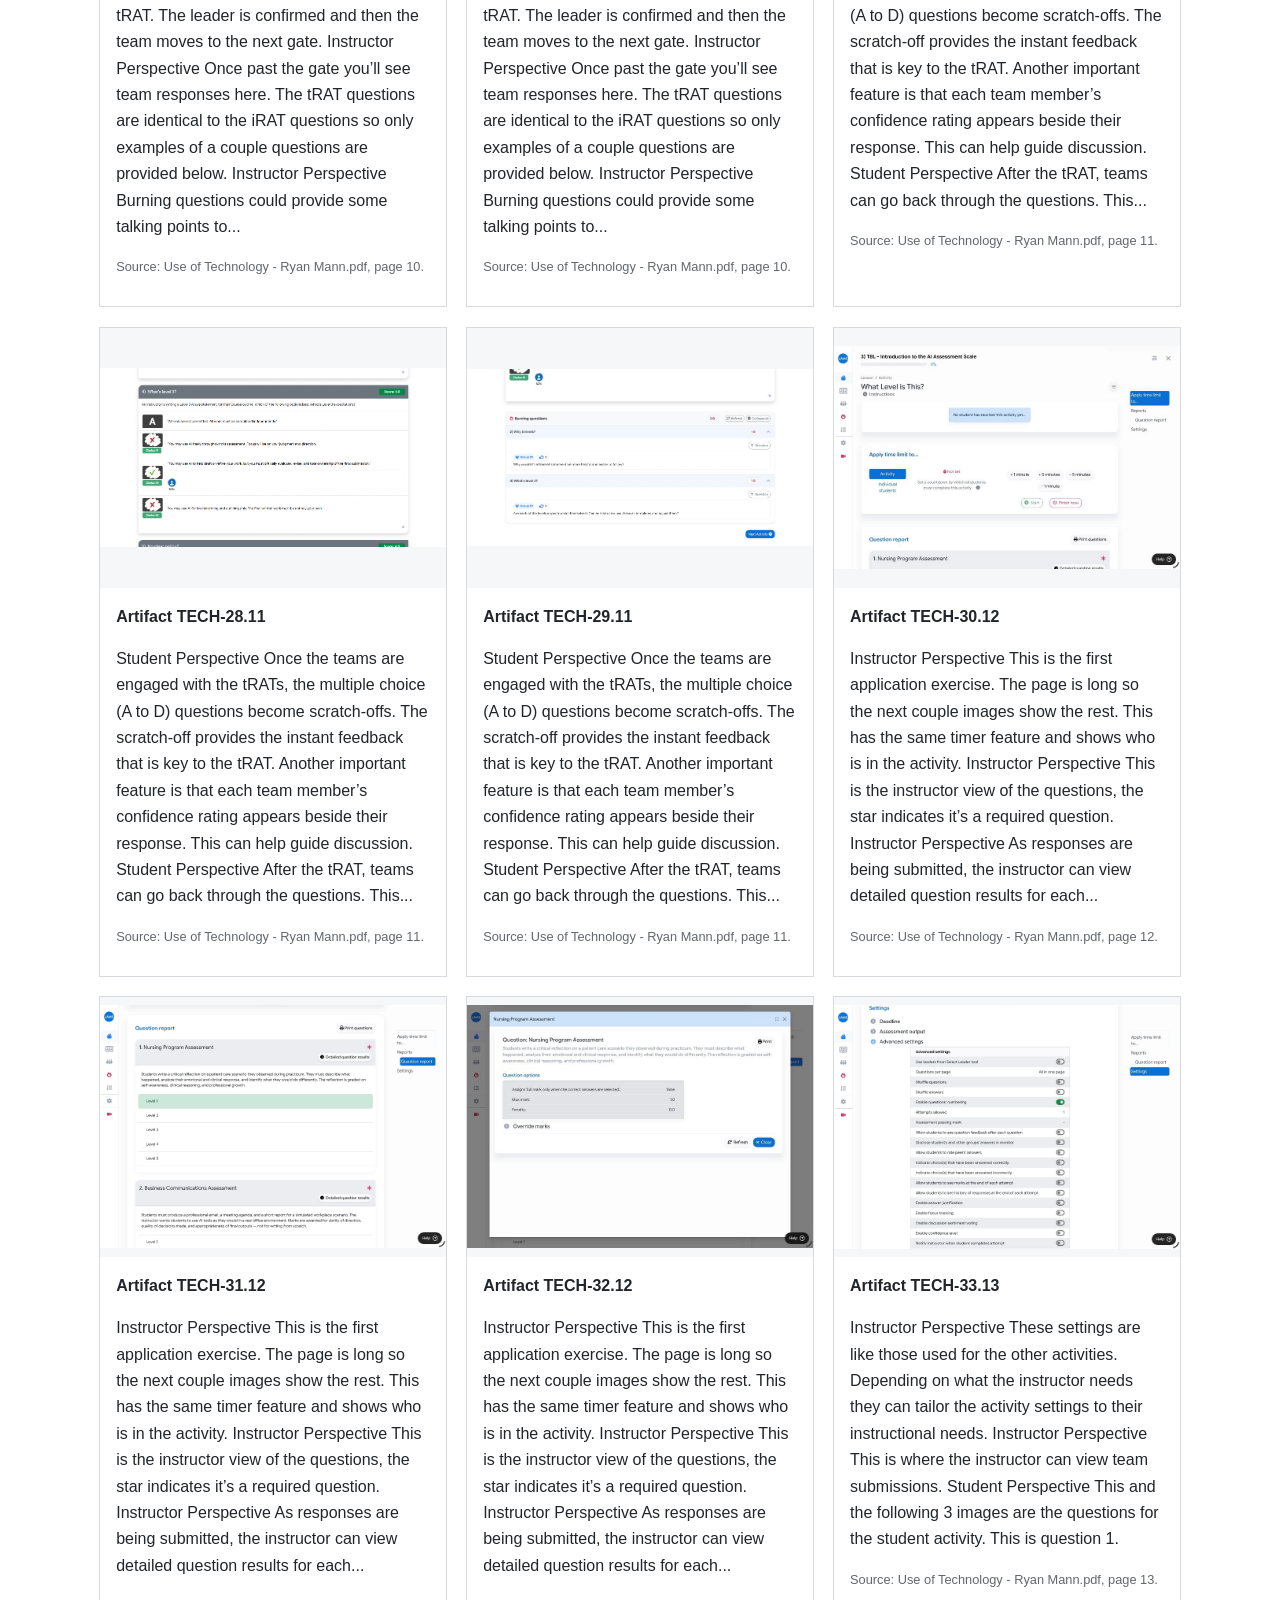
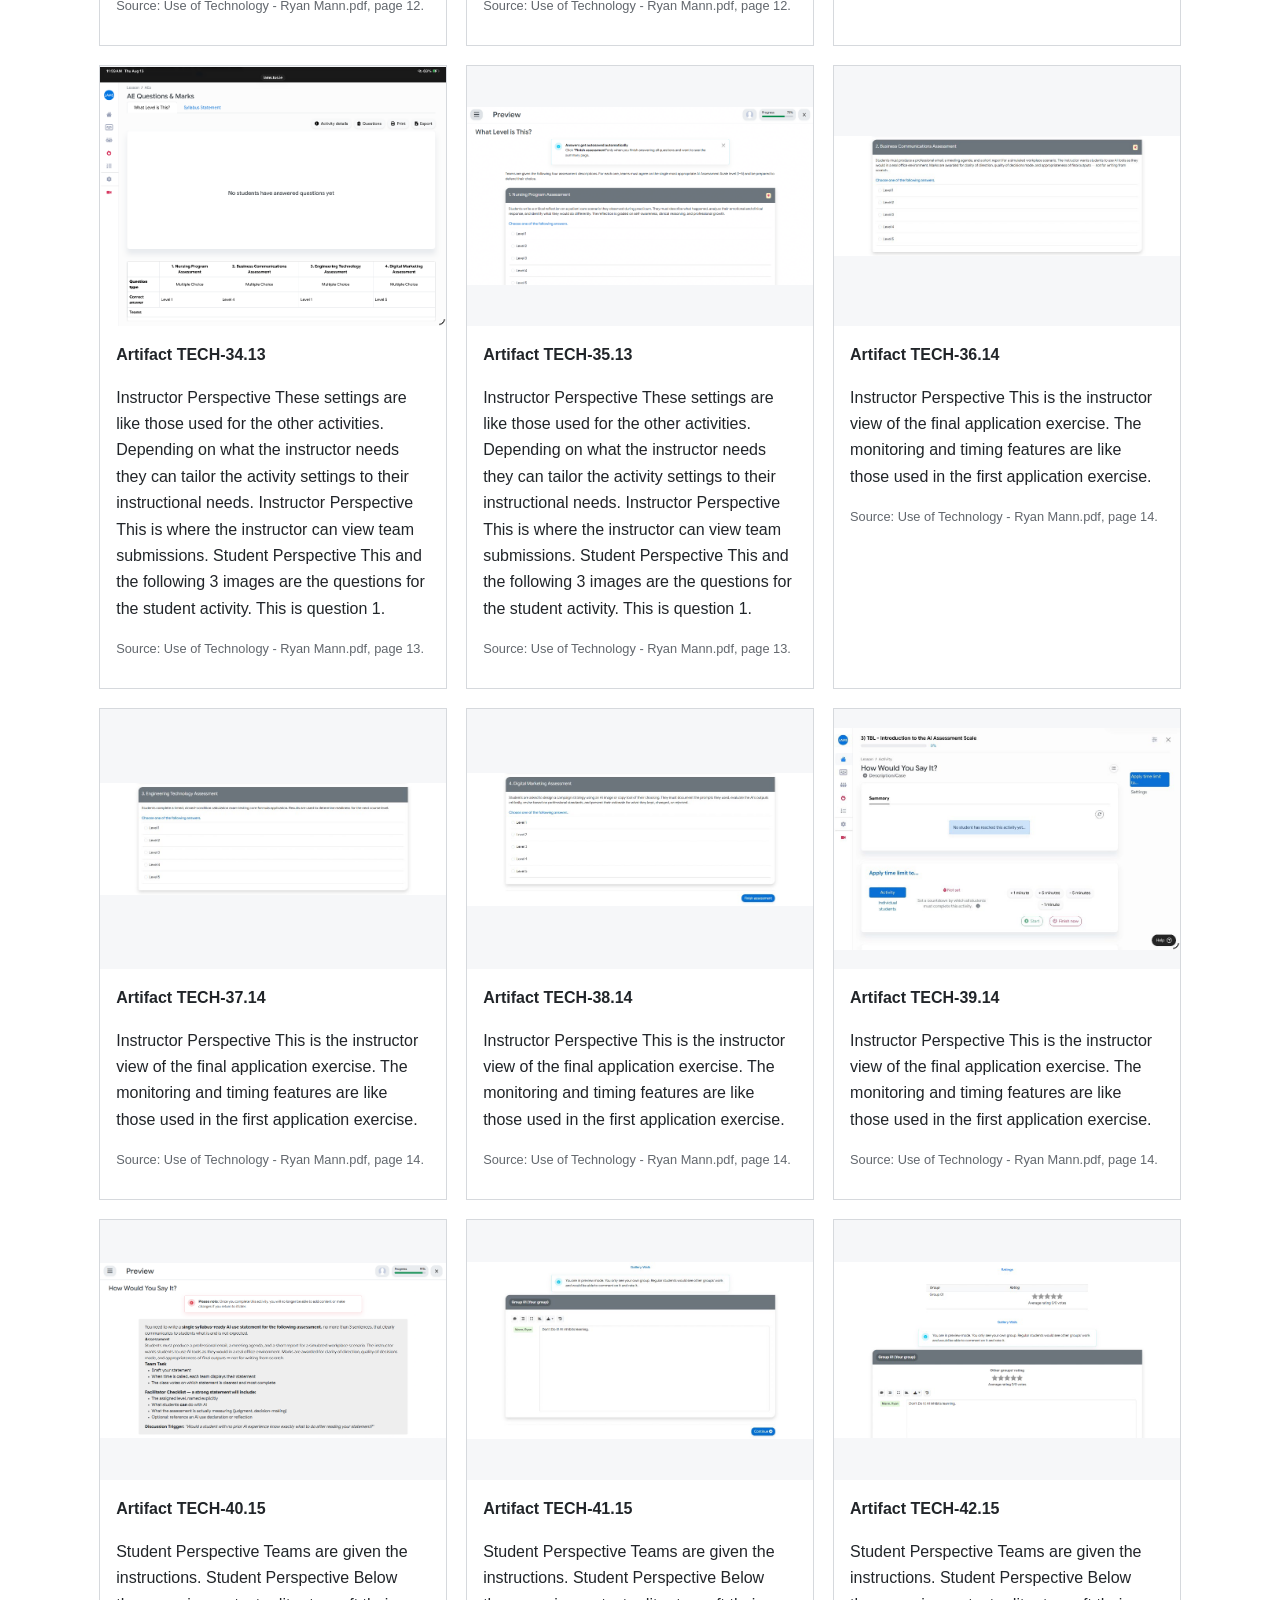
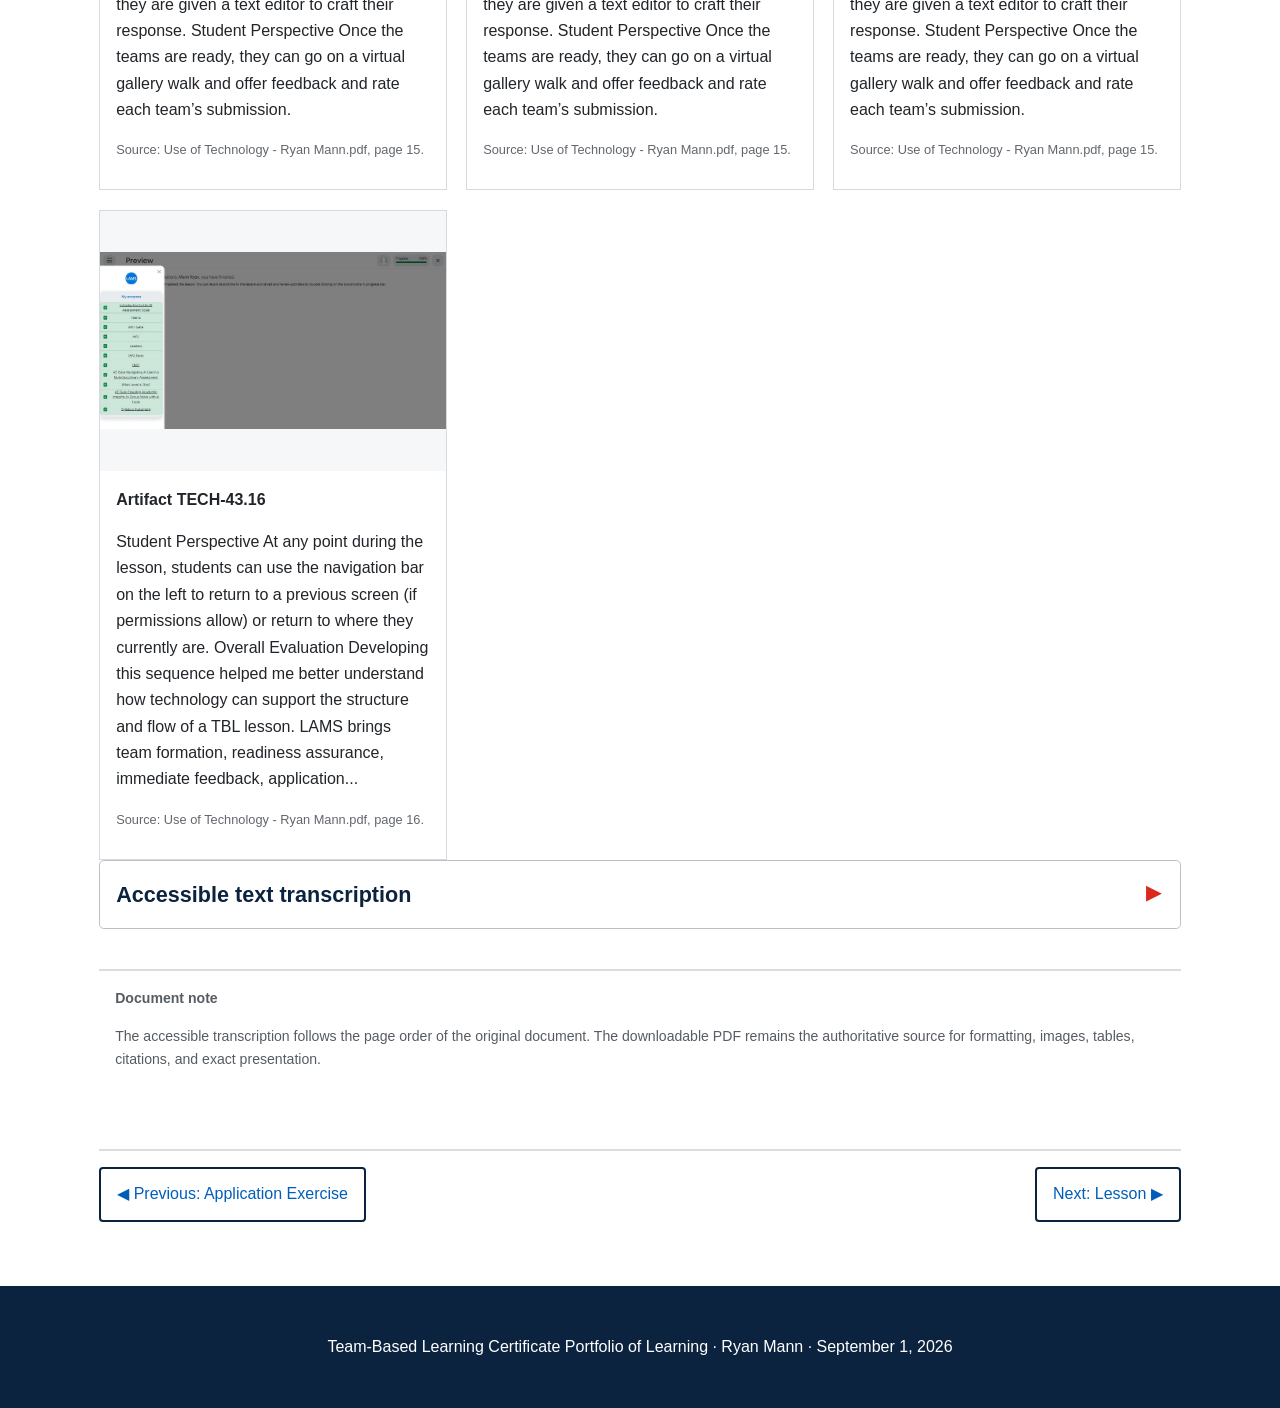
<file: technology.html>
<!doctype html><html lang="en"><head><meta charset="utf-8"><meta name="viewport" content="width=device-width,initial-scale=1"><title>Use of Technology | Ryan Mann TBL Portfolio</title><link rel="stylesheet" href="assets/styles.css"><script defer src="assets/site.js"></script></head><body><a class="skip" href="#main">Skip to main content</a><header class="site-header"><div class="brand"><a href="index.html"><span class="mark" aria-hidden="true">TBL</span><span><strong>Team-Based Learning Certificate Portfolio</strong><small>Ryan Mann</small></span></a></div><button class="nav-toggle" aria-expanded="false" aria-controls="site-nav">Menu</button><nav id="site-nav" class="site-nav" aria-label="Primary"><a href="index.html">Home</a><a href="scholarly-introduction.html">Scholarly Intro</a><a href="documentation.html">Learning</a><a href="application-exercise.html">Application Exercise</a><a href="technology.html" aria-current="page">Use of Tech</a><a href="lesson-plan.html">Lesson</a><a href="peer-review.html">Peer Review</a><a href="public-sharing.html">Collaboration</a><a href="reflection.html">Reflection</a><a href="flexible-criteria.html">Flexible Criteria</a><a href="references.html">References</a></nav><div class="progress-wrap"><span class="progress-arrow" aria-hidden="true">◀</span><span>Portfolio progress</span><progress max="100" value="40">40%</progress><span>5 / 11</span><span class="progress-arrow" aria-hidden="true">▶</span></div></header><main id="main"><div class="breadcrumbs"><a href="index.html">Portfolio</a><span aria-hidden="true">/</span><span>Use of Technology</span></div><header class="page-heading"><div><span class="eyebrow">Portfolio criterion</span><h1>Use of Technology</h1><div class="lo-tags"><span class="tag">LO 1</span><span class="tag">LO 2</span><span class="tag">LO 3</span><span class="tag">LO 5</span><span class="tag">LO 7</span></div></div><a class="button document-download" href="downloads/source-documents/Use of Technology - Ryan Mann.pdf" download>Download original PDF</a></header><section><h2>Original source document</h2><object class="doc-embed" data="downloads/source-documents/Use of Technology - Ryan Mann.pdf" type="application/pdf"><p>PDF preview unavailable. <a href="downloads/source-documents/Use of Technology - Ryan Mann.pdf">Download the original PDF</a>.</p></object></section><section><h2>Evidence and artifacts</h2><div class="artifact-grid"><figure class="artifact" id="artifact-tech-1-1"><button class="lightbox-open" data-full="assets/images/tech-01.png" aria-label="Enlarge Artifact TECH-1.1"><img src="assets/images/tech-01.png" loading="lazy" alt="Artifact TECH-1.1, evidence reproduced from page 1 of Use of Technology - Ryan Mann.pdf"></button><figcaption><strong>Artifact TECH-1.1</strong><p>Use of Technology The following artifacts provide evidence of using technology to support a TBL lesson introducing the AI Assessment Scale. Moodle was used to provide learners with curated pre-class resources, while LAMS was used to sequence team formation, readiness assurance activities, immediate feedback, application exercises, and peer review. The screenshots below show both the student and instructor...</p><p class="source-line">Source: Use of Technology - Ryan Mann.pdf, page 1.</p></figcaption></figure><figure class="artifact" id="artifact-tech-2-2"><button class="lightbox-open" data-full="assets/images/tech-02.png" aria-label="Enlarge Artifact TECH-2.2"><img src="assets/images/tech-02.png" loading="lazy" alt="Artifact TECH-2.2, evidence reproduced from page 2 of Use of Technology - Ryan Mann.pdf"></button><figcaption><strong>Artifact TECH-2.2</strong><p>hopefully increase student engagement. Student Perspective This is the ﬁrst pre-class resource. It’s a link to the AI Assessment Scale website which has much of the learning required for the in- class or online session. Note. From The AI Assessment Scale (AIAS) (Version 2.1), by Learning Innovation Practice Ltd., n.d. (https://aiassessmentscale.com). Copyright 2026 by Learning Innovation Practice Ltd.; reproduced...</p><p class="source-line">Source: Use of Technology - Ryan Mann.pdf, page 2.</p></figcaption></figure><figure class="artifact" id="artifact-tech-3-2"><button class="lightbox-open" data-full="assets/images/tech-03.jpeg" aria-label="Enlarge Artifact TECH-3.2"><img src="assets/images/tech-03.jpeg" loading="lazy" alt="Artifact TECH-3.2, evidence reproduced from page 2 of Use of Technology - Ryan Mann.pdf"></button><figcaption><strong>Artifact TECH-3.2</strong><p>hopefully increase student engagement. Student Perspective This is the ﬁrst pre-class resource. It’s a link to the AI Assessment Scale website which has much of the learning required for the in- class or online session. Note. From The AI Assessment Scale (AIAS) (Version 2.1), by Learning Innovation Practice Ltd., n.d. (https://aiassessmentscale.com). Copyright 2026 by Learning Innovation Practice Ltd.; reproduced...</p><p class="source-line">Source: Use of Technology - Ryan Mann.pdf, page 2.</p></figcaption></figure><figure class="artifact" id="artifact-tech-4-3"><button class="lightbox-open" data-full="assets/images/tech-04.png" aria-label="Enlarge Artifact TECH-4.3"><img src="assets/images/tech-04.png" loading="lazy" alt="Artifact TECH-4.3, evidence reproduced from page 3 of Use of Technology - Ryan Mann.pdf"></button><figcaption><strong>Artifact TECH-4.3</strong><p>Instructor Perspective This is the dashboard for the LAMS lesson. The required tasks are on the right side. This would be an important window to keep open for a seamless transition from one element to the next. It’s important that the instructor keep-up with opening the gates as the class progresses through the lesson. Instructor Perspective When you double click on the ﬁrst node, “Introduction to the AI...</p><p class="source-line">Source: Use of Technology - Ryan Mann.pdf, page 3.</p></figcaption></figure><figure class="artifact" id="artifact-tech-5-3"><button class="lightbox-open" data-full="assets/images/tech-05.jpeg" aria-label="Enlarge Artifact TECH-5.3"><img src="assets/images/tech-05.jpeg" loading="lazy" alt="Artifact TECH-5.3, evidence reproduced from page 3 of Use of Technology - Ryan Mann.pdf"></button><figcaption><strong>Artifact TECH-5.3</strong><p>Instructor Perspective This is the dashboard for the LAMS lesson. The required tasks are on the right side. This would be an important window to keep open for a seamless transition from one element to the next. It’s important that the instructor keep-up with opening the gates as the class progresses through the lesson. Instructor Perspective When you double click on the ﬁrst node, “Introduction to the AI...</p><p class="source-line">Source: Use of Technology - Ryan Mann.pdf, page 3.</p></figcaption></figure><figure class="artifact" id="artifact-tech-6-3"><button class="lightbox-open" data-full="assets/images/tech-06.png" aria-label="Enlarge Artifact TECH-6.3"><img src="assets/images/tech-06.png" loading="lazy" alt="Artifact TECH-6.3, evidence reproduced from page 3 of Use of Technology - Ryan Mann.pdf"></button><figcaption><strong>Artifact TECH-6.3</strong><p>Instructor Perspective This is the dashboard for the LAMS lesson. The required tasks are on the right side. This would be an important window to keep open for a seamless transition from one element to the next. It’s important that the instructor keep-up with opening the gates as the class progresses through the lesson. Instructor Perspective When you double click on the ﬁrst node, “Introduction to the AI...</p><p class="source-line">Source: Use of Technology - Ryan Mann.pdf, page 3.</p></figcaption></figure><figure class="artifact" id="artifact-tech-7-4"><button class="lightbox-open" data-full="assets/images/tech-07.jpeg" aria-label="Enlarge Artifact TECH-7.4"><img src="assets/images/tech-07.jpeg" loading="lazy" alt="Artifact TECH-7.4, evidence reproduced from page 4 of Use of Technology - Ryan Mann.pdf"></button><figcaption><strong>Artifact TECH-7.4</strong><p>Instructor Perspective Teams would likely be set at the beginning of the semester, and it would be just a matter of importing the team list. You certainly would not want to input teams each class. Student Perspective This page is for students to see their groups and the other groups of students. It acts as a ﬁnal check before the lesson begins in earnest. Instructor Perspective This is part one of the iRAT node....</p><p class="source-line">Source: Use of Technology - Ryan Mann.pdf, page 4.</p></figcaption></figure><figure class="artifact" id="artifact-tech-8-4"><button class="lightbox-open" data-full="assets/images/tech-08.jpeg" aria-label="Enlarge Artifact TECH-8.4"><img src="assets/images/tech-08.jpeg" loading="lazy" alt="Artifact TECH-8.4, evidence reproduced from page 4 of Use of Technology - Ryan Mann.pdf"></button><figcaption><strong>Artifact TECH-8.4</strong><p>Instructor Perspective Teams would likely be set at the beginning of the semester, and it would be just a matter of importing the team list. You certainly would not want to input teams each class. Student Perspective This page is for students to see their groups and the other groups of students. It acts as a ﬁnal check before the lesson begins in earnest. Instructor Perspective This is part one of the iRAT node....</p><p class="source-line">Source: Use of Technology - Ryan Mann.pdf, page 4.</p></figcaption></figure><figure class="artifact" id="artifact-tech-9-4"><button class="lightbox-open" data-full="assets/images/tech-09.jpeg" aria-label="Enlarge Artifact TECH-9.4"><img src="assets/images/tech-09.jpeg" loading="lazy" alt="Artifact TECH-9.4, evidence reproduced from page 4 of Use of Technology - Ryan Mann.pdf"></button><figcaption><strong>Artifact TECH-9.4</strong><p>Instructor Perspective Teams would likely be set at the beginning of the semester, and it would be just a matter of importing the team list. You certainly would not want to input teams each class. Student Perspective This page is for students to see their groups and the other groups of students. It acts as a ﬁnal check before the lesson begins in earnest. Instructor Perspective This is part one of the iRAT node....</p><p class="source-line">Source: Use of Technology - Ryan Mann.pdf, page 4.</p></figcaption></figure><figure class="artifact" id="artifact-tech-10-5"><button class="lightbox-open" data-full="assets/images/tech-10.png" aria-label="Enlarge Artifact TECH-10.5"><img src="assets/images/tech-10.png" loading="lazy" alt="Artifact TECH-10.5, evidence reproduced from page 5 of Use of Technology - Ryan Mann.pdf"></button><figcaption><strong>Artifact TECH-10.5</strong><p>Instructor Perspective These are a couple of the questions entered into the system for the iRAT/tRAT. Instructor Perspective If you click on the “Detailed Question Results” button on the page before, this is where you can get more detailed information on each question. Instructor Perspective There are many setting options for the iRATs and tRATs. Depending on the instructor’s lesson design, they may want to...</p><p class="source-line">Source: Use of Technology - Ryan Mann.pdf, page 5.</p></figcaption></figure><figure class="artifact" id="artifact-tech-11-5"><button class="lightbox-open" data-full="assets/images/tech-11.jpeg" aria-label="Enlarge Artifact TECH-11.5"><img src="assets/images/tech-11.jpeg" loading="lazy" alt="Artifact TECH-11.5, evidence reproduced from page 5 of Use of Technology - Ryan Mann.pdf"></button><figcaption><strong>Artifact TECH-11.5</strong><p>Instructor Perspective These are a couple of the questions entered into the system for the iRAT/tRAT. Instructor Perspective If you click on the “Detailed Question Results” button on the page before, this is where you can get more detailed information on each question. Instructor Perspective There are many setting options for the iRATs and tRATs. Depending on the instructor’s lesson design, they may want to...</p><p class="source-line">Source: Use of Technology - Ryan Mann.pdf, page 5.</p></figcaption></figure><figure class="artifact" id="artifact-tech-12-5"><button class="lightbox-open" data-full="assets/images/tech-12.png" aria-label="Enlarge Artifact TECH-12.5"><img src="assets/images/tech-12.png" loading="lazy" alt="Artifact TECH-12.5, evidence reproduced from page 5 of Use of Technology - Ryan Mann.pdf"></button><figcaption><strong>Artifact TECH-12.5</strong><p>Instructor Perspective These are a couple of the questions entered into the system for the iRAT/tRAT. Instructor Perspective If you click on the “Detailed Question Results” button on the page before, this is where you can get more detailed information on each question. Instructor Perspective There are many setting options for the iRATs and tRATs. Depending on the instructor’s lesson design, they may want to...</p><p class="source-line">Source: Use of Technology - Ryan Mann.pdf, page 5.</p></figcaption></figure><figure class="artifact" id="artifact-tech-13-6"><button class="lightbox-open" data-full="assets/images/tech-13.png" aria-label="Enlarge Artifact TECH-13.6"><img src="assets/images/tech-13.png" loading="lazy" alt="Artifact TECH-13.6, evidence reproduced from page 6 of Use of Technology - Ryan Mann.pdf"></button><figcaption><strong>Artifact TECH-13.6</strong><p>Student Perspective This image and the next 4 are what the student sees during the iRAT. It is a short multiple-choice test with one interesting feature. The conﬁdence scale will provide some more information when the students get to the tRAT. Everyone will be able to see how conﬁdent each team member is.</p><p class="source-line">Source: Use of Technology - Ryan Mann.pdf, page 6.</p></figcaption></figure><figure class="artifact" id="artifact-tech-14-6"><button class="lightbox-open" data-full="assets/images/tech-14.png" aria-label="Enlarge Artifact TECH-14.6"><img src="assets/images/tech-14.png" loading="lazy" alt="Artifact TECH-14.6, evidence reproduced from page 6 of Use of Technology - Ryan Mann.pdf"></button><figcaption><strong>Artifact TECH-14.6</strong><p>Student Perspective This image and the next 4 are what the student sees during the iRAT. It is a short multiple-choice test with one interesting feature. The conﬁdence scale will provide some more information when the students get to the tRAT. Everyone will be able to see how conﬁdent each team member is.</p><p class="source-line">Source: Use of Technology - Ryan Mann.pdf, page 6.</p></figcaption></figure><figure class="artifact" id="artifact-tech-15-6"><button class="lightbox-open" data-full="assets/images/tech-15.png" aria-label="Enlarge Artifact TECH-15.6"><img src="assets/images/tech-15.png" loading="lazy" alt="Artifact TECH-15.6, evidence reproduced from page 6 of Use of Technology - Ryan Mann.pdf"></button><figcaption><strong>Artifact TECH-15.6</strong><p>Student Perspective This image and the next 4 are what the student sees during the iRAT. It is a short multiple-choice test with one interesting feature. The conﬁdence scale will provide some more information when the students get to the tRAT. Everyone will be able to see how conﬁdent each team member is.</p><p class="source-line">Source: Use of Technology - Ryan Mann.pdf, page 6.</p></figcaption></figure><figure class="artifact" id="artifact-tech-16-7"><button class="lightbox-open" data-full="assets/images/tech-16.png" aria-label="Enlarge Artifact TECH-16.7"><img src="assets/images/tech-16.png" loading="lazy" alt="Artifact TECH-16.7, evidence reproduced from page 7 of Use of Technology - Ryan Mann.pdf"></button><figcaption><strong>Artifact TECH-16.7</strong><p>Student Perspective When students ﬁnish the iRAT, they receive a display of their responses to each question with their conﬁdence ratings.</p><p class="source-line">Source: Use of Technology - Ryan Mann.pdf, page 7.</p></figcaption></figure><figure class="artifact" id="artifact-tech-17-7"><button class="lightbox-open" data-full="assets/images/tech-17.png" aria-label="Enlarge Artifact TECH-17.7"><img src="assets/images/tech-17.png" loading="lazy" alt="Artifact TECH-17.7, evidence reproduced from page 7 of Use of Technology - Ryan Mann.pdf"></button><figcaption><strong>Artifact TECH-17.7</strong><p>Student Perspective When students ﬁnish the iRAT, they receive a display of their responses to each question with their conﬁdence ratings.</p><p class="source-line">Source: Use of Technology - Ryan Mann.pdf, page 7.</p></figcaption></figure><figure class="artifact" id="artifact-tech-18-7"><button class="lightbox-open" data-full="assets/images/tech-18.png" aria-label="Enlarge Artifact TECH-18.7"><img src="assets/images/tech-18.png" loading="lazy" alt="Artifact TECH-18.7, evidence reproduced from page 7 of Use of Technology - Ryan Mann.pdf"></button><figcaption><strong>Artifact TECH-18.7</strong><p>Student Perspective When students ﬁnish the iRAT, they receive a display of their responses to each question with their conﬁdence ratings.</p><p class="source-line">Source: Use of Technology - Ryan Mann.pdf, page 7.</p></figcaption></figure><figure class="artifact" id="artifact-tech-19-8"><button class="lightbox-open" data-full="assets/images/tech-19.png" aria-label="Enlarge Artifact TECH-19.8"><img src="assets/images/tech-19.png" loading="lazy" alt="Artifact TECH-19.8, evidence reproduced from page 8 of Use of Technology - Ryan Mann.pdf"></button><figcaption><strong>Artifact TECH-19.8</strong><p>Instructor Perspective This page gives the instructor live data on student responses. This is important information as the instructor may need to give a brief lecture on some muddy points. At the iRAT stage, immediate instructor clariﬁcation may be less important because learners will have an opportunity to discuss their responses with their peers during the tRAT. Instructor Perspective The previous image gave...</p><p class="source-line">Source: Use of Technology - Ryan Mann.pdf, page 8.</p></figcaption></figure><figure class="artifact" id="artifact-tech-20-8"><button class="lightbox-open" data-full="assets/images/tech-20.png" aria-label="Enlarge Artifact TECH-20.8"><img src="assets/images/tech-20.png" loading="lazy" alt="Artifact TECH-20.8, evidence reproduced from page 8 of Use of Technology - Ryan Mann.pdf"></button><figcaption><strong>Artifact TECH-20.8</strong><p>Instructor Perspective This page gives the instructor live data on student responses. This is important information as the instructor may need to give a brief lecture on some muddy points. At the iRAT stage, immediate instructor clariﬁcation may be less important because learners will have an opportunity to discuss their responses with their peers during the tRAT. Instructor Perspective The previous image gave...</p><p class="source-line">Source: Use of Technology - Ryan Mann.pdf, page 8.</p></figcaption></figure><figure class="artifact" id="artifact-tech-21-9"><button class="lightbox-open" data-full="assets/images/tech-21.jpeg" aria-label="Enlarge Artifact TECH-21.9"><img src="assets/images/tech-21.jpeg" loading="lazy" alt="Artifact TECH-21.9, evidence reproduced from page 9 of Use of Technology - Ryan Mann.pdf"></button><figcaption><strong>Artifact TECH-21.9</strong><p>Instructor Perspective Continued screenshot from the previous image Instructor Perspective As teams choose leaders they show up here. Since this was a preview, there were no other participants. Student Perspective After the iRAT, students will be prompted to choose a team leader. The leader could be the same every time or rotate from lesson to lesson.</p><p class="source-line">Source: Use of Technology - Ryan Mann.pdf, page 9.</p></figcaption></figure><figure class="artifact" id="artifact-tech-22-9"><button class="lightbox-open" data-full="assets/images/tech-22.jpeg" aria-label="Enlarge Artifact TECH-22.9"><img src="assets/images/tech-22.jpeg" loading="lazy" alt="Artifact TECH-22.9, evidence reproduced from page 9 of Use of Technology - Ryan Mann.pdf"></button><figcaption><strong>Artifact TECH-22.9</strong><p>Instructor Perspective Continued screenshot from the previous image Instructor Perspective As teams choose leaders they show up here. Since this was a preview, there were no other participants. Student Perspective After the iRAT, students will be prompted to choose a team leader. The leader could be the same every time or rotate from lesson to lesson.</p><p class="source-line">Source: Use of Technology - Ryan Mann.pdf, page 9.</p></figcaption></figure><figure class="artifact" id="artifact-tech-23-9"><button class="lightbox-open" data-full="assets/images/tech-23.jpeg" aria-label="Enlarge Artifact TECH-23.9"><img src="assets/images/tech-23.jpeg" loading="lazy" alt="Artifact TECH-23.9, evidence reproduced from page 9 of Use of Technology - Ryan Mann.pdf"></button><figcaption><strong>Artifact TECH-23.9</strong><p>Instructor Perspective Continued screenshot from the previous image Instructor Perspective As teams choose leaders they show up here. Since this was a preview, there were no other participants. Student Perspective After the iRAT, students will be prompted to choose a team leader. The leader could be the same every time or rotate from lesson to lesson.</p><p class="source-line">Source: Use of Technology - Ryan Mann.pdf, page 9.</p></figcaption></figure><figure class="artifact" id="artifact-tech-24-10"><button class="lightbox-open" data-full="assets/images/tech-24.jpeg" aria-label="Enlarge Artifact TECH-24.10"><img src="assets/images/tech-24.jpeg" loading="lazy" alt="Artifact TECH-24.10, evidence reproduced from page 10 of Use of Technology - Ryan Mann.pdf"></button><figcaption><strong>Artifact TECH-24.10</strong><p>Student Perspective There is one more team leader check before moving to the tRAT. The leader is conﬁrmed and then the team moves to the next gate. Instructor Perspective Once past the gate you’ll see team responses here. The tRAT questions are identical to the iRAT questions so only examples of a couple questions are provided below. Instructor Perspective Burning questions could provide some talking points to...</p><p class="source-line">Source: Use of Technology - Ryan Mann.pdf, page 10.</p></figcaption></figure><figure class="artifact" id="artifact-tech-25-10"><button class="lightbox-open" data-full="assets/images/tech-25.jpeg" aria-label="Enlarge Artifact TECH-25.10"><img src="assets/images/tech-25.jpeg" loading="lazy" alt="Artifact TECH-25.10, evidence reproduced from page 10 of Use of Technology - Ryan Mann.pdf"></button><figcaption><strong>Artifact TECH-25.10</strong><p>Student Perspective There is one more team leader check before moving to the tRAT. The leader is conﬁrmed and then the team moves to the next gate. Instructor Perspective Once past the gate you’ll see team responses here. The tRAT questions are identical to the iRAT questions so only examples of a couple questions are provided below. Instructor Perspective Burning questions could provide some talking points to...</p><p class="source-line">Source: Use of Technology - Ryan Mann.pdf, page 10.</p></figcaption></figure><figure class="artifact" id="artifact-tech-26-10"><button class="lightbox-open" data-full="assets/images/tech-26.png" aria-label="Enlarge Artifact TECH-26.10"><img src="assets/images/tech-26.png" loading="lazy" alt="Artifact TECH-26.10, evidence reproduced from page 10 of Use of Technology - Ryan Mann.pdf"></button><figcaption><strong>Artifact TECH-26.10</strong><p>Student Perspective There is one more team leader check before moving to the tRAT. The leader is conﬁrmed and then the team moves to the next gate. Instructor Perspective Once past the gate you’ll see team responses here. The tRAT questions are identical to the iRAT questions so only examples of a couple questions are provided below. Instructor Perspective Burning questions could provide some talking points to...</p><p class="source-line">Source: Use of Technology - Ryan Mann.pdf, page 10.</p></figcaption></figure><figure class="artifact" id="artifact-tech-27-11"><button class="lightbox-open" data-full="assets/images/tech-27.png" aria-label="Enlarge Artifact TECH-27.11"><img src="assets/images/tech-27.png" loading="lazy" alt="Artifact TECH-27.11, evidence reproduced from page 11 of Use of Technology - Ryan Mann.pdf"></button><figcaption><strong>Artifact TECH-27.11</strong><p>Student Perspective Once the teams are engaged with the tRATs, the multiple choice (A to D) questions become scratch-offs. The scratch-off provides the instant feedback that is key to the tRAT. Another important feature is that each team member’s conﬁdence rating appears beside their response. This can help guide discussion. Student Perspective After the tRAT, teams can go back through the questions. This...</p><p class="source-line">Source: Use of Technology - Ryan Mann.pdf, page 11.</p></figcaption></figure><figure class="artifact" id="artifact-tech-28-11"><button class="lightbox-open" data-full="assets/images/tech-28.png" aria-label="Enlarge Artifact TECH-28.11"><img src="assets/images/tech-28.png" loading="lazy" alt="Artifact TECH-28.11, evidence reproduced from page 11 of Use of Technology - Ryan Mann.pdf"></button><figcaption><strong>Artifact TECH-28.11</strong><p>Student Perspective Once the teams are engaged with the tRATs, the multiple choice (A to D) questions become scratch-offs. The scratch-off provides the instant feedback that is key to the tRAT. Another important feature is that each team member’s conﬁdence rating appears beside their response. This can help guide discussion. Student Perspective After the tRAT, teams can go back through the questions. This...</p><p class="source-line">Source: Use of Technology - Ryan Mann.pdf, page 11.</p></figcaption></figure><figure class="artifact" id="artifact-tech-29-11"><button class="lightbox-open" data-full="assets/images/tech-29.jpeg" aria-label="Enlarge Artifact TECH-29.11"><img src="assets/images/tech-29.jpeg" loading="lazy" alt="Artifact TECH-29.11, evidence reproduced from page 11 of Use of Technology - Ryan Mann.pdf"></button><figcaption><strong>Artifact TECH-29.11</strong><p>Student Perspective Once the teams are engaged with the tRATs, the multiple choice (A to D) questions become scratch-offs. The scratch-off provides the instant feedback that is key to the tRAT. Another important feature is that each team member’s conﬁdence rating appears beside their response. This can help guide discussion. Student Perspective After the tRAT, teams can go back through the questions. This...</p><p class="source-line">Source: Use of Technology - Ryan Mann.pdf, page 11.</p></figcaption></figure><figure class="artifact" id="artifact-tech-30-12"><button class="lightbox-open" data-full="assets/images/tech-30.jpeg" aria-label="Enlarge Artifact TECH-30.12"><img src="assets/images/tech-30.jpeg" loading="lazy" alt="Artifact TECH-30.12, evidence reproduced from page 12 of Use of Technology - Ryan Mann.pdf"></button><figcaption><strong>Artifact TECH-30.12</strong><p>Instructor Perspective This is the ﬁrst application exercise. The page is long so the next couple images show the rest. This has the same timer feature and shows who is in the activity. Instructor Perspective This is the instructor view of the questions, the star indicates it’s a required question. Instructor Perspective As responses are being submitted, the instructor can view detailed question results for each...</p><p class="source-line">Source: Use of Technology - Ryan Mann.pdf, page 12.</p></figcaption></figure><figure class="artifact" id="artifact-tech-31-12"><button class="lightbox-open" data-full="assets/images/tech-31.png" aria-label="Enlarge Artifact TECH-31.12"><img src="assets/images/tech-31.png" loading="lazy" alt="Artifact TECH-31.12, evidence reproduced from page 12 of Use of Technology - Ryan Mann.pdf"></button><figcaption><strong>Artifact TECH-31.12</strong><p>Instructor Perspective This is the ﬁrst application exercise. The page is long so the next couple images show the rest. This has the same timer feature and shows who is in the activity. Instructor Perspective This is the instructor view of the questions, the star indicates it’s a required question. Instructor Perspective As responses are being submitted, the instructor can view detailed question results for each...</p><p class="source-line">Source: Use of Technology - Ryan Mann.pdf, page 12.</p></figcaption></figure><figure class="artifact" id="artifact-tech-32-12"><button class="lightbox-open" data-full="assets/images/tech-32.jpeg" aria-label="Enlarge Artifact TECH-32.12"><img src="assets/images/tech-32.jpeg" loading="lazy" alt="Artifact TECH-32.12, evidence reproduced from page 12 of Use of Technology - Ryan Mann.pdf"></button><figcaption><strong>Artifact TECH-32.12</strong><p>Instructor Perspective This is the ﬁrst application exercise. The page is long so the next couple images show the rest. This has the same timer feature and shows who is in the activity. Instructor Perspective This is the instructor view of the questions, the star indicates it’s a required question. Instructor Perspective As responses are being submitted, the instructor can view detailed question results for each...</p><p class="source-line">Source: Use of Technology - Ryan Mann.pdf, page 12.</p></figcaption></figure><figure class="artifact" id="artifact-tech-33-13"><button class="lightbox-open" data-full="assets/images/tech-33.png" aria-label="Enlarge Artifact TECH-33.13"><img src="assets/images/tech-33.png" loading="lazy" alt="Artifact TECH-33.13, evidence reproduced from page 13 of Use of Technology - Ryan Mann.pdf"></button><figcaption><strong>Artifact TECH-33.13</strong><p>Instructor Perspective These settings are like those used for the other activities. Depending on what the instructor needs they can tailor the activity settings to their instructional needs. Instructor Perspective This is where the instructor can view team submissions. Student Perspective This and the following 3 images are the questions for the student activity. This is question 1.</p><p class="source-line">Source: Use of Technology - Ryan Mann.pdf, page 13.</p></figcaption></figure><figure class="artifact" id="artifact-tech-34-13"><button class="lightbox-open" data-full="assets/images/tech-34.png" aria-label="Enlarge Artifact TECH-34.13"><img src="assets/images/tech-34.png" loading="lazy" alt="Artifact TECH-34.13, evidence reproduced from page 13 of Use of Technology - Ryan Mann.pdf"></button><figcaption><strong>Artifact TECH-34.13</strong><p>Instructor Perspective These settings are like those used for the other activities. Depending on what the instructor needs they can tailor the activity settings to their instructional needs. Instructor Perspective This is where the instructor can view team submissions. Student Perspective This and the following 3 images are the questions for the student activity. This is question 1.</p><p class="source-line">Source: Use of Technology - Ryan Mann.pdf, page 13.</p></figcaption></figure><figure class="artifact" id="artifact-tech-35-13"><button class="lightbox-open" data-full="assets/images/tech-35.png" aria-label="Enlarge Artifact TECH-35.13"><img src="assets/images/tech-35.png" loading="lazy" alt="Artifact TECH-35.13, evidence reproduced from page 13 of Use of Technology - Ryan Mann.pdf"></button><figcaption><strong>Artifact TECH-35.13</strong><p>Instructor Perspective These settings are like those used for the other activities. Depending on what the instructor needs they can tailor the activity settings to their instructional needs. Instructor Perspective This is where the instructor can view team submissions. Student Perspective This and the following 3 images are the questions for the student activity. This is question 1.</p><p class="source-line">Source: Use of Technology - Ryan Mann.pdf, page 13.</p></figcaption></figure><figure class="artifact" id="artifact-tech-36-14"><button class="lightbox-open" data-full="assets/images/tech-36.jpeg" aria-label="Enlarge Artifact TECH-36.14"><img src="assets/images/tech-36.jpeg" loading="lazy" alt="Artifact TECH-36.14, evidence reproduced from page 14 of Use of Technology - Ryan Mann.pdf"></button><figcaption><strong>Artifact TECH-36.14</strong><p>Instructor Perspective This is the instructor view of the ﬁnal application exercise. The monitoring and timing features are like those used in the ﬁrst application exercise.</p><p class="source-line">Source: Use of Technology - Ryan Mann.pdf, page 14.</p></figcaption></figure><figure class="artifact" id="artifact-tech-37-14"><button class="lightbox-open" data-full="assets/images/tech-37.jpeg" aria-label="Enlarge Artifact TECH-37.14"><img src="assets/images/tech-37.jpeg" loading="lazy" alt="Artifact TECH-37.14, evidence reproduced from page 14 of Use of Technology - Ryan Mann.pdf"></button><figcaption><strong>Artifact TECH-37.14</strong><p>Instructor Perspective This is the instructor view of the ﬁnal application exercise. The monitoring and timing features are like those used in the ﬁrst application exercise.</p><p class="source-line">Source: Use of Technology - Ryan Mann.pdf, page 14.</p></figcaption></figure><figure class="artifact" id="artifact-tech-38-14"><button class="lightbox-open" data-full="assets/images/tech-38.jpeg" aria-label="Enlarge Artifact TECH-38.14"><img src="assets/images/tech-38.jpeg" loading="lazy" alt="Artifact TECH-38.14, evidence reproduced from page 14 of Use of Technology - Ryan Mann.pdf"></button><figcaption><strong>Artifact TECH-38.14</strong><p>Instructor Perspective This is the instructor view of the ﬁnal application exercise. The monitoring and timing features are like those used in the ﬁrst application exercise.</p><p class="source-line">Source: Use of Technology - Ryan Mann.pdf, page 14.</p></figcaption></figure><figure class="artifact" id="artifact-tech-39-14"><button class="lightbox-open" data-full="assets/images/tech-39.jpeg" aria-label="Enlarge Artifact TECH-39.14"><img src="assets/images/tech-39.jpeg" loading="lazy" alt="Artifact TECH-39.14, evidence reproduced from page 14 of Use of Technology - Ryan Mann.pdf"></button><figcaption><strong>Artifact TECH-39.14</strong><p>Instructor Perspective This is the instructor view of the ﬁnal application exercise. The monitoring and timing features are like those used in the ﬁrst application exercise.</p><p class="source-line">Source: Use of Technology - Ryan Mann.pdf, page 14.</p></figcaption></figure><figure class="artifact" id="artifact-tech-40-15"><button class="lightbox-open" data-full="assets/images/tech-40.png" aria-label="Enlarge Artifact TECH-40.15"><img src="assets/images/tech-40.png" loading="lazy" alt="Artifact TECH-40.15, evidence reproduced from page 15 of Use of Technology - Ryan Mann.pdf"></button><figcaption><strong>Artifact TECH-40.15</strong><p>Student Perspective Teams are given the instructions. Student Perspective Below they are given a text editor to craft their response. Student Perspective Once the teams are ready, they can go on a virtual gallery walk and offer feedback and rate each team’s submission.</p><p class="source-line">Source: Use of Technology - Ryan Mann.pdf, page 15.</p></figcaption></figure><figure class="artifact" id="artifact-tech-41-15"><button class="lightbox-open" data-full="assets/images/tech-41.jpeg" aria-label="Enlarge Artifact TECH-41.15"><img src="assets/images/tech-41.jpeg" loading="lazy" alt="Artifact TECH-41.15, evidence reproduced from page 15 of Use of Technology - Ryan Mann.pdf"></button><figcaption><strong>Artifact TECH-41.15</strong><p>Student Perspective Teams are given the instructions. Student Perspective Below they are given a text editor to craft their response. Student Perspective Once the teams are ready, they can go on a virtual gallery walk and offer feedback and rate each team’s submission.</p><p class="source-line">Source: Use of Technology - Ryan Mann.pdf, page 15.</p></figcaption></figure><figure class="artifact" id="artifact-tech-42-15"><button class="lightbox-open" data-full="assets/images/tech-42.jpeg" aria-label="Enlarge Artifact TECH-42.15"><img src="assets/images/tech-42.jpeg" loading="lazy" alt="Artifact TECH-42.15, evidence reproduced from page 15 of Use of Technology - Ryan Mann.pdf"></button><figcaption><strong>Artifact TECH-42.15</strong><p>Student Perspective Teams are given the instructions. Student Perspective Below they are given a text editor to craft their response. Student Perspective Once the teams are ready, they can go on a virtual gallery walk and offer feedback and rate each team’s submission.</p><p class="source-line">Source: Use of Technology - Ryan Mann.pdf, page 15.</p></figcaption></figure><figure class="artifact" id="artifact-tech-43-16"><button class="lightbox-open" data-full="assets/images/tech-43.jpeg" aria-label="Enlarge Artifact TECH-43.16"><img src="assets/images/tech-43.jpeg" loading="lazy" alt="Artifact TECH-43.16, evidence reproduced from page 16 of Use of Technology - Ryan Mann.pdf"></button><figcaption><strong>Artifact TECH-43.16</strong><p>Student Perspective At any point during the lesson, students can use the navigation bar on the left to return to a previous screen (if permissions allow) or return to where they currently are. Overall Evaluation Developing this sequence helped me better understand how technology can support the structure and ﬂow of a TBL lesson. LAMS brings team formation, readiness assurance, immediate feedback, application...</p><p class="source-line">Source: Use of Technology - Ryan Mann.pdf, page 16.</p></figcaption></figure></div></section><section><details class="transcription"><summary>Accessible text transcription</summary><div class="transcription-content"><section class="page"><span class="page-label">Source page 1</span><p>Use of Technology The following artifacts provide evidence of using technology to support a TBL lesson introducing the AI Assessment Scale. Moodle was used to provide learners with curated pre-class resources, while LAMS was used to sequence team formation, readiness assurance activities, immediate feedback, application exercises, and peer review. The screenshots below show both the student and instructor perspectives and demonstrate how LAMS supports progression through the TBL learning cycle. The lesson was designed to move learners from foundational understanding toward application. The pre- class resources introduce the AI Assessment Scale, while the iRAT and tRAT assess learners&#x27; understanding of key concepts. The application exercises then require teams to apply that knowledge to authentic assessment-design decisions. The technology supports this progression by sequencing activities, providing immediate feedback, making team thinking visible, and creating opportunities for discussion and peer review. The selected screens below represent the six functions most relevant to the learning design: preparation, team formation, iRAT data, tRAT immediate feedback, burning questions, and application/peer review. Together, they show how LAMS sequences the TBL cycle and makes individual and team thinking visible. Repeated question screens and transition gates have been omitted because they demonstrate interface progression rather than additional learning.</p><p>Student &amp; Instructor Perspective In Moodle, a lesson was created which provided the two curated resources, along with a transcript of the video for UDL purposes, and a link to the LAMS lesson which includes all the elements of a TBL lesson. The pre-class resources were intentionally kept short to reduce preparation burden and</p></section><section class="page"><span class="page-label">Source page 2</span><p>hopefully increase student engagement.</p><p>Student Perspective This is the ﬁrst pre-class resource. It’s a link to the AI Assessment Scale website which has much of the learning required for the in- class or online session.</p><p>Note. From The AI Assessment Scale (AIAS) (Version 2.1), by Learning Innovation Practice Ltd., n.d. (https://aiassessmentscale.com). Copyright 2026 by Learning Innovation Practice Ltd.; reproduced for non-commercial educational use under CC BY-NC- SA 4.0.</p><p>Student Perspective The second pre-class resource is a video by me on using the AI Assessment Scale. The video is posted on YouTube and can be found here.</p></section><section class="page"><span class="page-label">Source page 3</span><p>Instructor Perspective This is the dashboard for the LAMS lesson. The required tasks are on the right side. This would be an important window to keep open for a seamless transition from one element to the next. It’s important that the instructor keep-up with opening the gates as the class progresses through the lesson.</p><p>Instructor Perspective When you double click on the ﬁrst node, “Introduction to the AI Assessment Scale,” this is the view. You can allow for comments which might be an interesting idea to allow students to comment while they are waiting to get started. In hindsight, I think maybe some thought-provoking questions would be a good idea to put on this page.</p><p>Student Perspective This is the ﬁrst node for students. It’s very similar to the Moodle lesson, but it provides some context, learning outcomes, and what’s coming up.</p></section><section class="page"><span class="page-label">Source page 4</span><p>Instructor Perspective Teams would likely be set at the beginning of the semester, and it would be just a matter of importing the team list. You certainly would not want to input teams each class.</p><p>Student Perspective This page is for students to see their groups and the other groups of students. It acts as a ﬁnal check before the lesson begins in earnest.</p><p>Instructor Perspective This is part one of the iRAT node. One of the key features of this page is the timer, you can give your class a one-minute warning if they are taking longer than expected or you could extend time if they need it.</p></section><section class="page"><span class="page-label">Source page 5</span><p>Instructor Perspective These are a couple of the questions entered into the system for the iRAT/tRAT.</p><p>Instructor Perspective If you click on the “Detailed Question Results” button on the page before, this is where you can get more detailed information on each question.</p><p>Instructor Perspective There are many setting options for the iRATs and tRATs. Depending on the instructor’s lesson design, they may want to toggle some of these on or off.</p></section><section class="page"><span class="page-label">Source page 6</span><p>Student Perspective This image and the next 4 are what the student sees during the iRAT. It is a short multiple-choice test with one interesting feature. The conﬁdence scale will provide some more information when the students get to the tRAT. Everyone will be able to see how conﬁdent each team member is.</p></section><section class="page"><span class="page-label">Source page 7</span><p>Student Perspective When students ﬁnish the iRAT, they receive a display of their responses to each question with their conﬁdence ratings.</p></section><section class="page"><span class="page-label">Source page 8</span><p>Instructor Perspective This page gives the instructor live data on student responses. This is important information as the instructor may need to give a brief lecture on some muddy points. At the iRAT stage, immediate instructor clariﬁcation may be less important because learners will have an opportunity to discuss their responses with their peers during the tRAT.</p><p>Instructor Perspective The previous image gave both iRAT and tRAT results, but this image and the next give the iRAT summary. There seem to be a lot of separate pages for the instructor to move between. A central page which has gates and student progress would be ideal so the instructor could manage the lesson and see all the data from one screen.</p></section><section class="page"><span class="page-label">Source page 9</span><p>Instructor Perspective Continued screenshot from the previous image</p><p>Instructor Perspective As teams choose leaders they show up here. Since this was a preview, there were no other participants.</p><p>Student Perspective After the iRAT, students will be prompted to choose a team leader. The leader could be the same every time or rotate from lesson to lesson.</p></section><section class="page"><span class="page-label">Source page 10</span><p>Student Perspective There is one more team leader check before moving to the tRAT. The leader is conﬁrmed and then the team moves to the next gate.</p><p>Instructor Perspective Once past the gate you’ll see team responses here. The tRAT questions are identical to the iRAT questions so only examples of a couple questions are provided below.</p><p>Instructor Perspective Burning questions could provide some talking points to guide a debrief of the Readiness Assurance Tests. There are other options to enable or disable if you like.</p></section><section class="page"><span class="page-label">Source page 11</span><p>Student Perspective Once the teams are engaged with the tRATs, the multiple choice (A to D) questions become scratch-offs. The scratch-off provides the instant feedback that is key to the tRAT. Another important feature is that each team member’s conﬁdence rating appears beside their response. This can help guide discussion.</p><p>Student Perspective After the tRAT, teams can go back through the questions. This question is an example of two wrong guesses before the correct response was chosen.</p><p>Student Perspective Below the questions, while the students are reviewing the tRAT, they can see all of the burning questions. They can also upvote them if they had the same question.</p></section><section class="page"><span class="page-label">Source page 12</span><p>Instructor Perspective This is the ﬁrst application exercise. The page is long so the next couple images show the rest. This has the same timer feature and shows who is in the activity.</p><p>Instructor Perspective This is the instructor view of the questions, the star indicates it’s a required question.</p><p>Instructor Perspective As responses are being submitted, the instructor can view detailed question results for each question. You’ll see the button on the image above.</p></section><section class="page"><span class="page-label">Source page 13</span><p>Instructor Perspective These settings are like those used for the other activities. Depending on what the instructor needs they can tailor the activity settings to their instructional needs.</p><p>Instructor Perspective This is where the instructor can view team submissions.</p><p>Student Perspective This and the following 3 images are the questions for the student activity. This is question 1.</p></section><section class="page"><span class="page-label">Source page 14</span><p>Instructor Perspective This is the instructor view of the ﬁnal application exercise. The monitoring and timing features are like those used in the ﬁrst application exercise.</p></section><section class="page"><span class="page-label">Source page 15</span><p>Student Perspective Teams are given the instructions.</p><p>Student Perspective Below they are given a text editor to craft their response.</p><p>Student Perspective Once the teams are ready, they can go on a virtual gallery walk and offer feedback and rate each team’s submission.</p></section><section class="page"><span class="page-label">Source page 16</span><p>Student Perspective At any point during the lesson, students can use the navigation bar on the left to return to a previous screen (if permissions allow) or return to where they currently are. Overall Evaluation Developing this sequence helped me better understand how technology can support the structure and ﬂow of a TBL lesson. LAMS brings team formation, readiness assurance, immediate feedback, application exercises, and peer review together within a single sequence. Features such as conﬁdence ratings, scratch-off responses, activity reports, burning questions, and the virtual gallery walk create opportunities for discussion, feedback, and learner engagement throughout the lesson. The process highlighted some practical considerations and concerns. Facilitators have their hands full: they need to manage gates, monitor learner progress, review activity data, and maintain momentum as learners move between activities. From the learner perspective, waiting at multiple gates has the potential to disrupt the ﬂow of the learner experience if those transitions are not managed well. The effectiveness of the platform therefore depends not only on how the lesson is designed but also on how conﬁdently it is facilitated. Overall, LAMS supports the phases of TBL and provides useful information about both individual and team learning. At the same time, the experience reinforced that technology should support the learning design rather than drive it.</p></section></div></details></section><aside class="reproduction-note"><strong>Document note</strong><p>The accessible transcription follows the page order of the original document. The downloadable PDF remains the authoritative source for formatting, images, tables, citations, and exact presentation.</p></aside><nav class="prev-next" aria-label="Sequential portfolio navigation"><a href="application-exercise.html"><span aria-hidden="true">◀</span> Previous: Application Exercise</a><a href="lesson-plan.html">Next: Lesson <span aria-hidden="true">▶</span></a></nav></main><footer><p>Team-Based Learning Certificate Portfolio of Learning · Ryan Mann · September 1, 2026</p></footer><dialog id="lightbox"><button class="close" aria-label="Close enlarged image">Close ×</button><img alt=""><p></p></dialog></body></html>
</file>
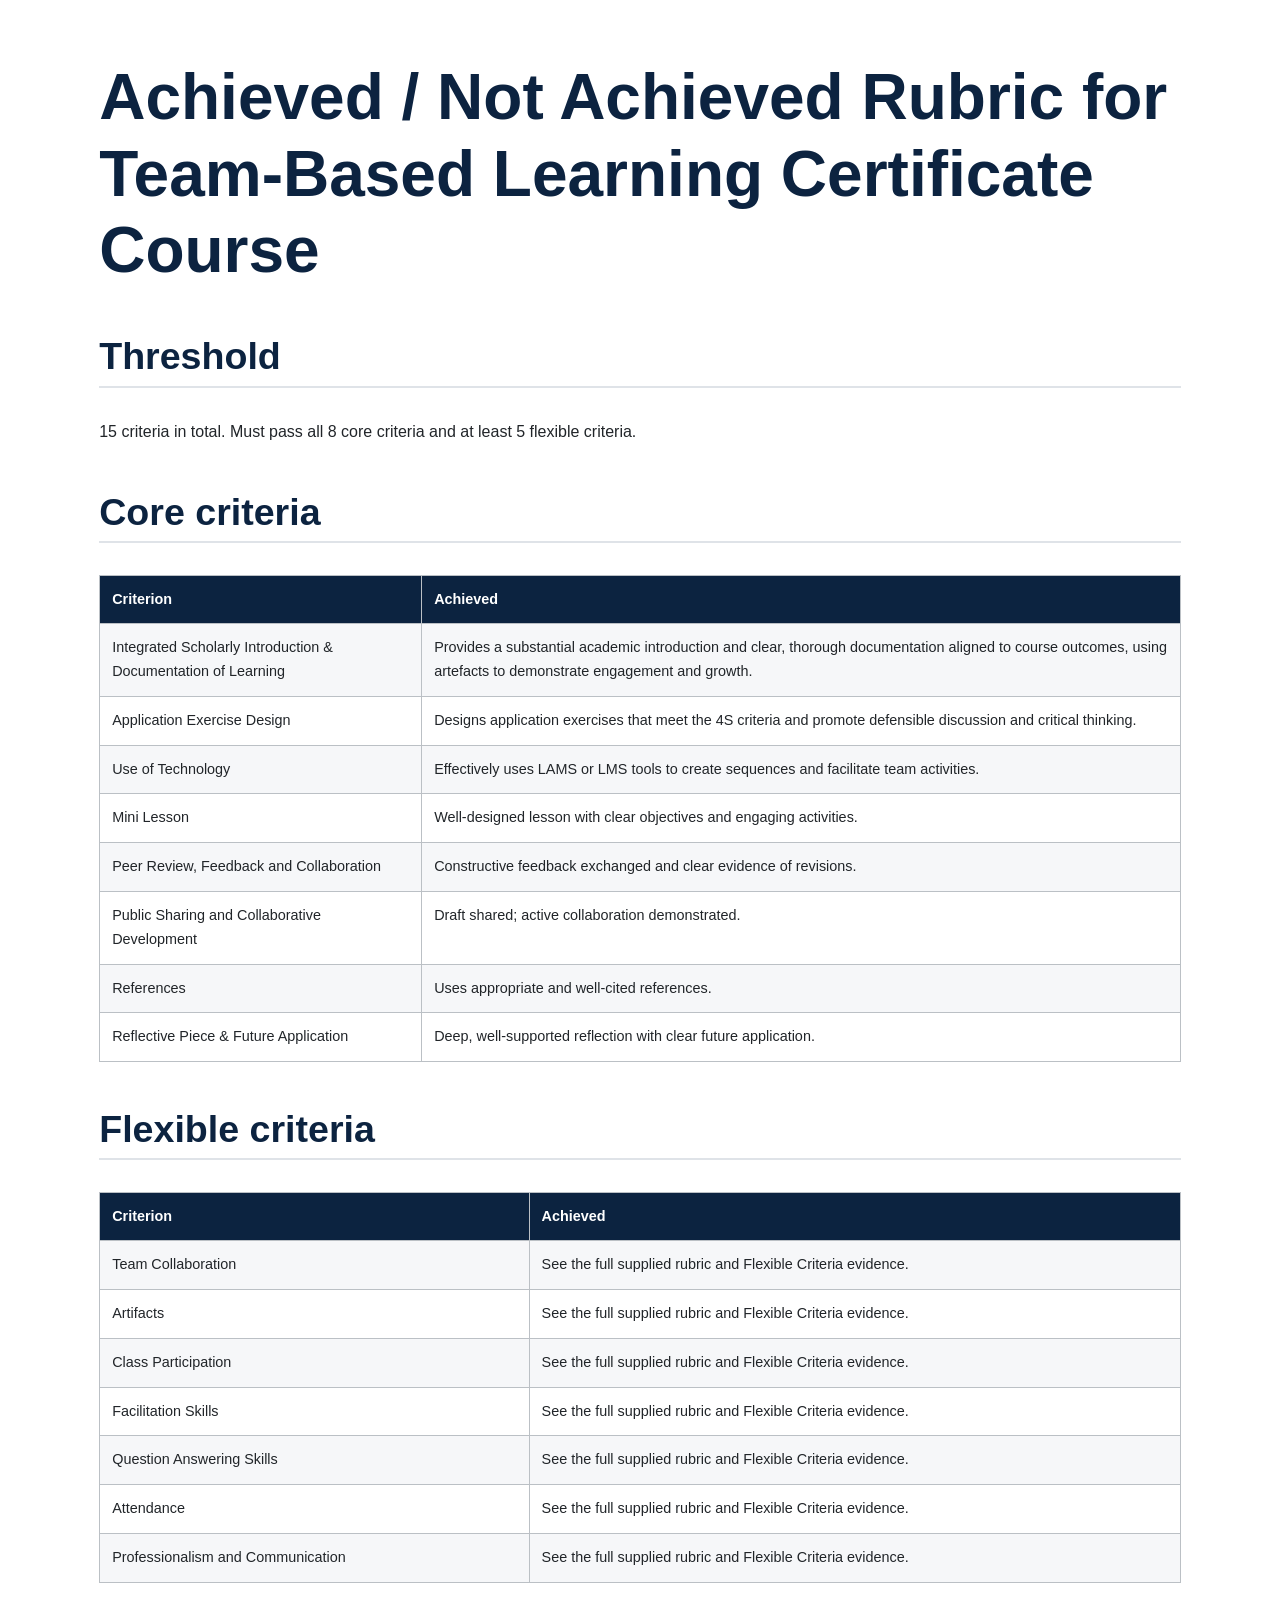
<file: downloads/rubric-accessible.html>
<!doctype html><html lang="en"><head><meta charset="utf-8"><title>TBL Certificate Rubric</title><link rel="stylesheet" href="../assets/styles.css"></head><body><main><h1>Achieved / Not Achieved Rubric for Team-Based Learning Certificate Course</h1><h2>Threshold</h2><p>15 criteria in total. Must pass all 8 core criteria and at least 5 flexible criteria.</p><h2>Core criteria</h2><table class="map"><tr><th>Criterion</th><th>Achieved</th></tr><tr><td>Integrated Scholarly Introduction & Documentation of Learning</td><td>Provides a substantial academic introduction and clear, thorough documentation aligned to course outcomes, using artefacts to demonstrate engagement and growth.</td></tr><tr><td>Application Exercise Design</td><td>Designs application exercises that meet the 4S criteria and promote defensible discussion and critical thinking.</td></tr><tr><td>Use of Technology</td><td>Effectively uses LAMS or LMS tools to create sequences and facilitate team activities.</td></tr><tr><td>Mini Lesson</td><td>Well-designed lesson with clear objectives and engaging activities.</td></tr><tr><td>Peer Review, Feedback and Collaboration</td><td>Constructive feedback exchanged and clear evidence of revisions.</td></tr><tr><td>Public Sharing and Collaborative Development</td><td>Draft shared; active collaboration demonstrated.</td></tr><tr><td>References</td><td>Uses appropriate and well-cited references.</td></tr><tr><td>Reflective Piece & Future Application</td><td>Deep, well-supported reflection with clear future application.</td></tr></table><h2>Flexible criteria</h2><table class="map"><tr><th>Criterion</th><th>Achieved</th></tr><tr><td>Team Collaboration</td><td>See the full supplied rubric and Flexible Criteria evidence.</td></tr><tr><td>Artifacts</td><td>See the full supplied rubric and Flexible Criteria evidence.</td></tr><tr><td>Class Participation</td><td>See the full supplied rubric and Flexible Criteria evidence.</td></tr><tr><td>Facilitation Skills</td><td>See the full supplied rubric and Flexible Criteria evidence.</td></tr><tr><td>Question Answering Skills</td><td>See the full supplied rubric and Flexible Criteria evidence.</td></tr><tr><td>Attendance</td><td>See the full supplied rubric and Flexible Criteria evidence.</td></tr><tr><td>Professionalism and Communication</td><td>See the full supplied rubric and Flexible Criteria evidence.</td></tr></table></main></body></html>
</file>
<file: assets/styles.css>
:root{--red:#DA291C;--plum:#4D0B5C;--purple:#6D2077;--midnight:#0C2340;--sky:#00A3E0;--blue:#005EB8;--charcoal:#212529;--light:#F6F7F9;--max:1120px}*{box-sizing:border-box}html{scroll-behavior:smooth}body{margin:0;color:var(--charcoal);font-family:Aptos,"DM Sans","Segoe UI",Arial,sans-serif;line-height:1.65}a{color:var(--blue);text-underline-offset:.18em}a:focus-visible,button:focus-visible,summary:focus-visible{outline:3px solid var(--sky);outline-offset:3px}.skip{position:absolute;left:-9999px}.skip:focus{left:1rem;top:1rem;background:#fff;padding:.7rem;z-index:100}.site-header{position:sticky;top:0;background:rgba(255,255,255,.98);border-bottom:4px solid var(--red);z-index:20}.brand,.site-nav,.progress-wrap{max-width:var(--max);margin:auto}.brand{padding:.7rem 1rem}.brand a{display:flex;gap:.8rem;align-items:center;color:var(--midnight);text-decoration:none}.brand small{display:block}.mark{display:grid;place-items:center;width:3rem;height:3rem;color:#fff;background:var(--midnight);font-weight:800}.site-nav{display:flex;gap:.15rem;overflow-x:auto;padding:0 1rem .55rem}.site-nav a{white-space:nowrap;text-decoration:none;padding:.35rem .55rem;border-radius:.25rem;color:var(--midnight);font-size:.88rem}.site-nav a[aria-current=page]{background:var(--midnight);color:#fff}.progress-wrap{display:grid;gap:.65rem;align-items:center;padding:.3rem 1rem .55rem;font-size:.78rem}.progress-wrap progress{width:100%;accent-color:var(--red)}.nav-toggle{display:none}main{max-width:var(--max);margin:auto;padding:1rem 1.2rem 4rem}.breadcrumbs{font-size:.88rem;display:flex;gap:.5rem;margin-bottom:1.5rem;color:#5a5f65}.hero{padding:clamp(2rem,7vw,5.5rem) clamp(1rem,5vw,4.5rem);background:linear-gradient(125deg,var(--midnight),var(--plum));color:#fff;border-radius:.35rem}.hero h1{font-size:clamp(2.3rem,6vw,5rem);line-height:1.02}.hero p{max-width:780px;font-size:1.15rem}.eyebrow{display:block;text-transform:uppercase;letter-spacing:.13em;font-size:.72rem;font-weight:800;color:var(--red)}.hero .eyebrow{color:#86ddff}.button{display:inline-block;background:var(--red);color:#fff;text-decoration:none;font-weight:700;padding:.7rem 1rem;border-radius:.25rem;margin:.25rem}.button.secondary{background:#fff;color:var(--midnight)}h1,h2,h3{color:var(--midnight);line-height:1.2}h1{font-size:clamp(2.1rem,5vw,4rem)}h2{font-size:clamp(1.55rem,3vw,2.35rem);margin-top:2.8rem;border-bottom:2px solid #dfe3e8;padding-bottom:.4rem}.lede{font-size:1.2rem;max-width:78ch}.lo-tags{display:flex;flex-wrap:wrap;gap:.4rem}.tag{padding:.25rem .55rem;background:#e8f6fc;border-radius:999px;font-size:.86rem}.doc-embed{width:100%;height:72vh;border:1px solid #adb5bd}.page{border-bottom:1px solid #ddd;padding:1rem 0;max-width:85ch}.page-label{font-size:.75rem;text-transform:uppercase;letter-spacing:.08em;color:#606770}.artifact-grid{display:grid;grid-template-columns:repeat(auto-fit,minmax(290px,1fr));gap:1.2rem}.artifact{margin:0;border:1px solid #d6d9dd}.artifact img{display:block;width:100%;height:260px;object-fit:contain;background:var(--light)}.artifact button{display:block;width:100%;padding:0;background:none;border:0;cursor:zoom-in}.artifact figcaption{padding:1rem}.source-line{font-size:.8rem;color:#62676d}.map{width:100%;border-collapse:collapse;font-size:.9rem}.map th,.map td{border:1px solid #bbc0c5;padding:.75rem;vertical-align:top}.map th{background:var(--midnight);color:#fff;text-align:left}.map tr:nth-child(even){background:var(--light)}.criterion-list{display:grid;grid-template-columns:repeat(auto-fit,minmax(250px,1fr));gap:1rem}.criterion-list article{border-top:5px solid var(--red);background:var(--light);padding:1rem}.prev-next{display:flex;justify-content:space-between;gap:1rem;border-top:2px solid #ddd;margin-top:3rem;padding-top:1rem}footer{background:var(--midnight);color:#fff;padding:2rem 1rem;text-align:center}#lightbox{width:min(96vw,1400px);border:0;padding:1rem}#lightbox::backdrop{background:rgba(12,35,64,.9)}#lightbox img{max-width:100%;max-height:80vh;display:block;margin:auto}.close{float:right;padding:.6rem;background:var(--red);color:#fff;border:0}@media(max-width:760px){.nav-toggle{display:block;position:absolute;right:1rem;top:1rem}.site-nav{display:none;flex-direction:column;max-height:65vh}.site-nav.open{display:flex}.doc-embed{height:60vh}.map{display:block;overflow-x:auto}.artifact img{height:auto}}@media print{.site-header,.prev-next,.breadcrumbs,.button{display:none!important}main{max-width:none}.doc-embed{display:none}.artifact{break-inside:avoid}} 
.hero h1{color:#fff!important}.page-heading{display:flex;align-items:flex-start;justify-content:space-between;gap:2rem;margin-bottom:1.5rem}.document-download{flex:0 0 auto;margin-top:1.2rem}.transcription{border:1px solid #bbc0c5;border-radius:.3rem;background:#fff}.transcription>summary{cursor:pointer;font-size:1.35rem;font-weight:800;color:var(--midnight);padding:1rem 3.2rem 1rem 1rem;list-style:none;position:relative}.transcription>summary::-webkit-details-marker{display:none}.transcription>summary:after{content:"▶";position:absolute;right:1.2rem;color:var(--red);font-size:1.2rem}.transcription[open]>summary:after{content:"▼"}.transcription-content{padding:0 1.2rem 1.2rem}.reproduction-note{margin-top:2.5rem;padding:1rem;border-top:2px solid #d9dde1;font-size:.88rem;color:#565c62}.no-artifacts{border-left:6px solid var(--red);background:var(--light);padding:1.25rem;font-size:1.12rem}.progress-wrap{grid-template-columns:auto auto 1fr auto auto}.progress-arrow{font-size:1.15rem;color:var(--red);font-weight:900}.prev-next a{padding:.75rem 1rem;border:2px solid var(--midnight);text-decoration:none;border-radius:.25rem}.home-links a{font-weight:750}@media(max-width:760px){.page-heading{display:block}.document-download{margin:.2rem 0 1rem}.progress-wrap{grid-template-columns:auto 1fr auto}.progress-wrap>span:nth-child(2),.progress-wrap>span:nth-child(4){display:none}}
</file>
